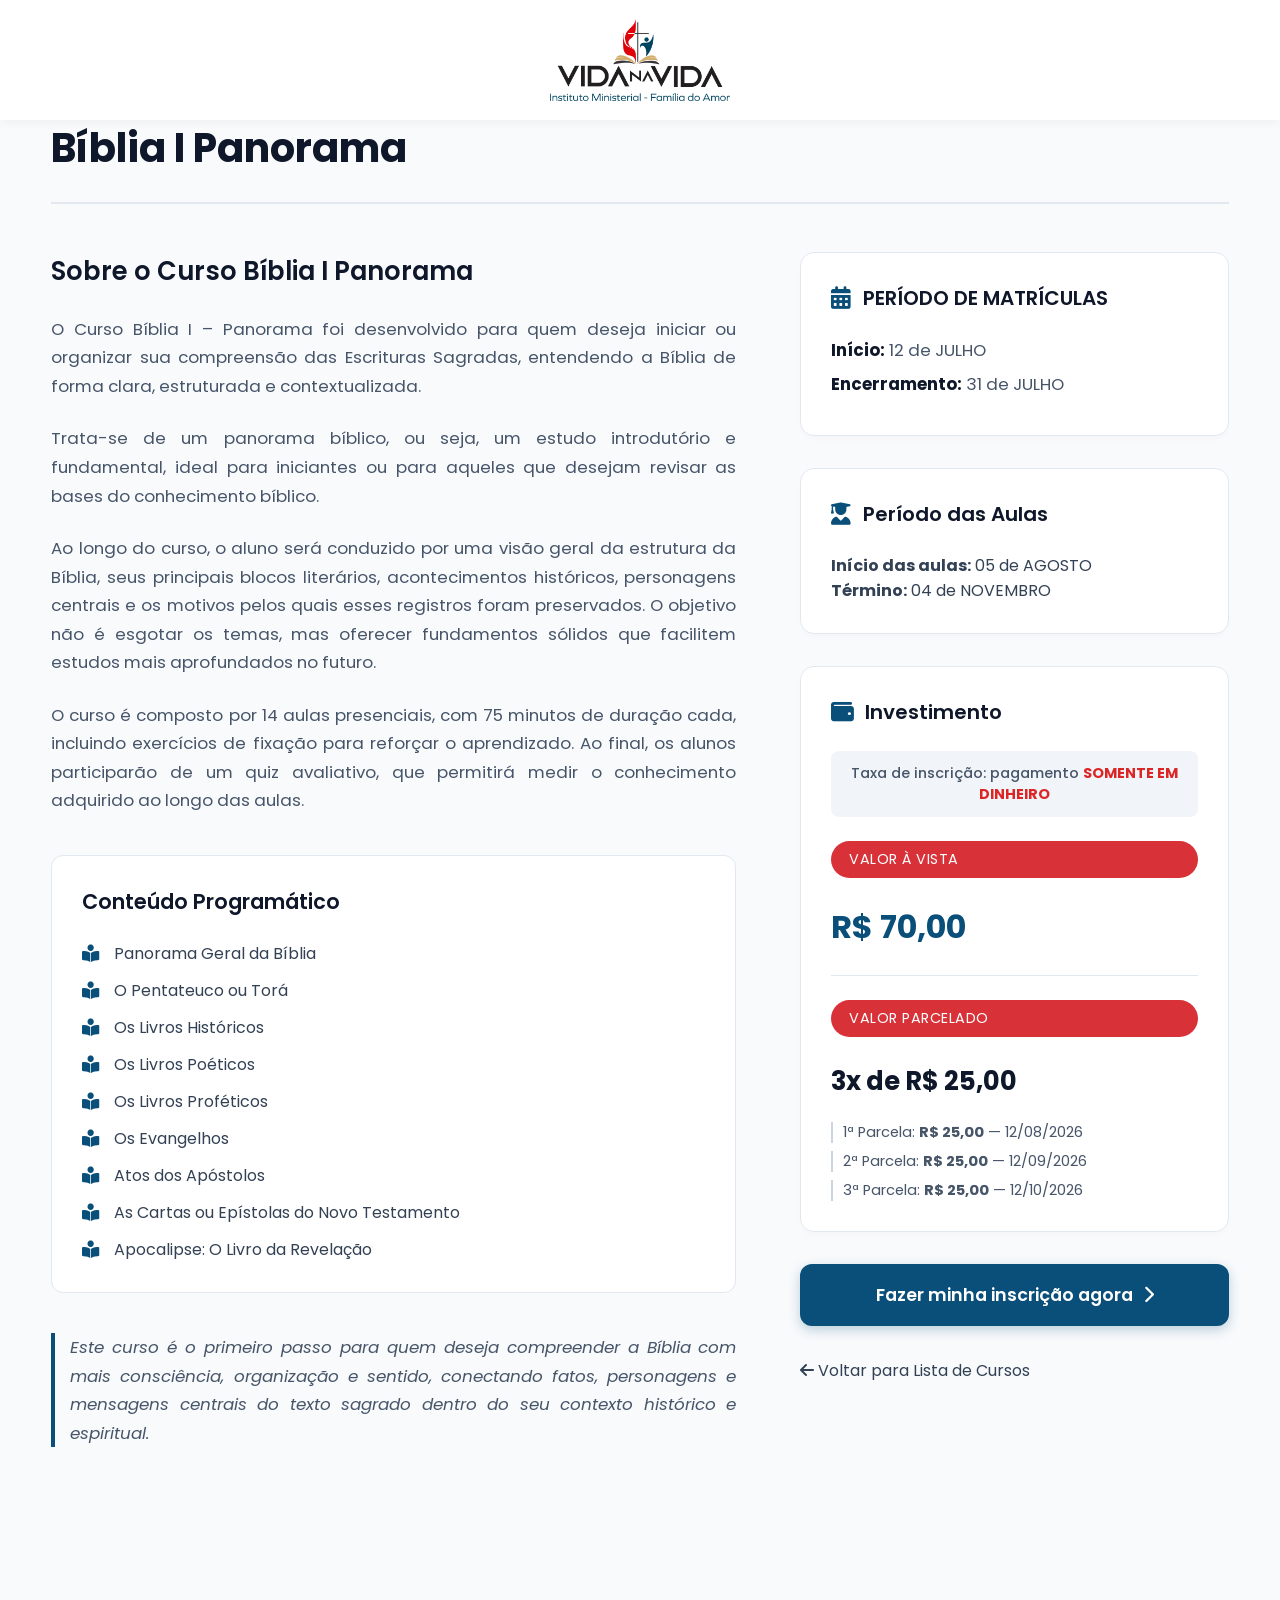
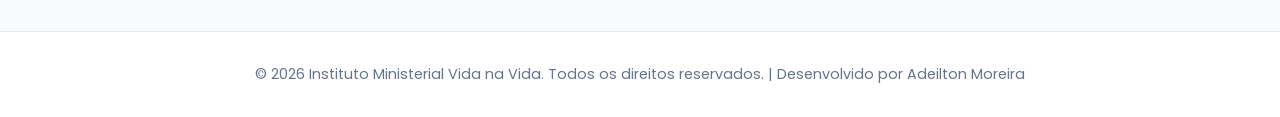
<file: cursos/biblia-1.html>
<!DOCTYPE html>
<html lang="pt-BR">
<head>
    <meta charset="UTF-8">
    <meta http-equiv="X-UA-Compatible" content="IE=edge">
    <meta name="viewport" content="width=device-width, initial-scale=1.0">
    <meta name="theme-color" content="#0A4F7A">

    <link rel="stylesheet" href="../assets/css/reset.css">
    <link rel="stylesheet" href="../assets/css/style.css">
    <link rel="stylesheet" href="../assets/css/responsive.css">
   
    <title>Bíblia I Panorama - Instituto Ministerial Vida na Vida</title>
    <meta name="description" content="Panorama Bíblico e fundamentos essenciais das Escrituras Sagradas.">

    <link rel="preconnect" href="https://fonts.googleapis.com">
    <link rel="preconnect" href="https://fonts.gstatic.com" crossorigin>
    <link href="https://fonts.googleapis.com/css2?family=Poppins:wght@300;400;500;600;700&display=swap" rel="stylesheet">
    <link rel="stylesheet" href="https://cdnjs.cloudflare.com/ajax/libs/font-awesome/6.4.0/css/all.min.css">
</head>
<body class="course-page-body">

<header class="header course-header">
    <div class="container header-container header-center">
        <a href="../index.html" class="logo">
            <img src="../assets/images/logo.png" alt="Instituto Ministerial Vida na Vida">
        </a>
    </div>
</header>

<main class="course-main-container container">
    
    <div class="navigation-back">
        <a href="../index.html#cursos" class="btn-back">
            <i class="fa-solid fa-arrow-left"></i> Voltar para lista de cursos
        </a>
    </div>

    <div class="course-title-section">
        <span class="course-badge">Módulo 1 • Formação Bíblica</span>
        <h1>Bíblia I Panorama</h1>
    </div>

    <div class="course-layout-grid">
        
        <section class="course-details">
            <h2>Sobre o Curso Bíblia I Panorama</h2>
            <p>O Curso Bíblia I – Panorama foi desenvolvido para quem deseja iniciar ou organizar sua compreensão das Escrituras Sagradas, entendendo a Bíblia de forma clara, estruturada e contextualizada.</p>
            <p>Trata-se de um panorama bíblico, ou seja, um estudo introdutório e fundamental, ideal para iniciantes ou para aqueles que desejam revisar as bases do conhecimento bíblico.</p>
            <p>Ao longo do curso, o aluno será conduzido por uma visão geral da estrutura da Bíblia, seus principais blocos literários, acontecimentos históricos, personagens centrais e os motivos pelos quais esses registros foram preservados. O objetivo não é esgotar os temas, mas oferecer fundamentos sólidos que facilitem estudos mais aprofundados no futuro.</p>
            <p>O curso é composto por 14 aulas presenciais, com 75 minutos de duração cada, incluindo exercícios de fixação para reforçar o aprendizado. Ao final, os alunos participarão de um quiz avaliativo, que permitirá medir o conhecimento adquirido ao longo das aulas.</p>
            
            <div class="programmatic-content">
                <h3>Conteúdo Programático</h3>
                <ul class="programmatic-list">
                    <li><i class="fa-solid fa-book-open-reader"></i> Panorama Geral da Bíblia</li>
                    <li><i class="fa-solid fa-book-open-reader"></i> O Pentateuco ou Torá</li>
                    <li><i class="fa-solid fa-book-open-reader"></i> Os Livros Históricos</li>
                    <li><i class="fa-solid fa-book-open-reader"></i> Os Livros Poéticos</li>
                    <li><i class="fa-solid fa-book-open-reader"></i> Os Livros Proféticos</li>
                    <li><i class="fa-solid fa-book-open-reader"></i> Os Evangelhos</li>
                    <li><i class="fa-solid fa-book-open-reader"></i> Atos dos Apóstolos</li>
                    <li><i class="fa-solid fa-book-open-reader"></i> As Cartas ou Epístolas do Novo Testamento</li>
                    <li><i class="fa-solid fa-book-open-reader"></i> Apocalipse: O Livro da Revelação</li>
                </ul>
            </div>
            
            <p class="course-footer-text">Este curso é o primeiro passo para quem deseja compreender a Bíblia com mais consciência, organização e sentido, conectando fatos, personagens e mensagens centrais do texto sagrado dentro do seu contexto histórico e espiritual.</p>
        </section>

        <aside class="course-sidebar">
            
             <div class="sidebar-card date-card">
                <div class="card-icon-header">
				<i class="fa-solid fa-calendar-days"></i>
                    <h3>PERÍODO DE MATRÍCULAS</h3>
                </div>
                <p><strong>Início:</strong> 12 de JULHO</p>
                <p><strong>Encerramento:</strong> 31 de JULHO</p>
            </div>




            <div class="sidebar-card price-card-box">
                <div class="card-icon-header">
                    <i class="fa-solid fa-user-graduate"></i>              
                    <h3>Período das Aulas</h3>
                </div>
                <p><strong>Início das aulas:</strong> 05 de AGOSTO</p>
                <p><strong>Término:</strong> 04 de NOVEMBRO</p>
            </div>

            <div class="sidebar-card price-card-box">
                <div class="card-icon-header">
                    <i class="fa-solid fa-wallet"></i>
                    <h3>Investimento</h3>
                </div>
                
                <div class="price-notice">
                    Taxa de inscrição: pagamento <span>SOMENTE EM DINHEIRO</span>
                </div>
                
                <div class="price-cash">
                    <span class="price-label">Valor à vista</span>
                    <span class="price-value">R$ 70,00</span>
                </div>
                
                <hr class="card-divider">
                
                <div class="price-installments">
                    <span class="price-label">Valor parcelado</span>
                    <span class="price-value-installment">3x de R$ 25,00</span>
                    
                    <ul class="installments-timeline">
                        <li><span>1ª Parcela:</span> <strong>R$ 25,00</strong> — 12/08/2026</li>
                        <li><span>2ª Parcela:</span> <strong>R$ 25,00</strong> — 12/09/2026</li>
                        <li><span>3ª Parcela:</span> <strong>R$ 25,00</strong> — 12/10/2026</li>
                    </ul>
                </div>
            </div>

			<!-- Botão de Inscrição Modificado -->
			<a href="https://docs.google.com/forms/d/e/1FAIpQLSd_f0dfZYqmmohY4c_TCkDsABEfDkhuLcn3NDXub26ATyf07g/closedform" id="btn-inscricao-biblia" onclick="verificarInscricao(event)" class="btn-enroll-now">
				Fazer minha inscrição agora <i class="fa-solid fa-chevron-right"></i>
			</a>

<!-- Estrutura do Modal Customizado de Alerta -->
			<div id="modal-alerta-inscricao" class="modal-alerta-wrapper" style="display: none;">
				<div class="modal-alerta-card">
					<div class="modal-alerta-header">
					<i id="modal-alerta-icone" class="fa-solid"></i>
						<h3 id="modal-alerta-titulo"></h3>
					</div>
        
			<div class="modal-alerta-body">
            <p id="modal-alerta-texto"></p>
            <p id="modal-alerta-agradecimento" class="modal-alerta-thanks"></p>
			</div>
        
					<div class="modal-alerta-footer">
					<button onclick="fecharModalAlerta()" class="btn-modal-alerta-close">Entendi</button>
					</div>
				</div>
			</div>
            
            <a href="../index.html#cursos" class="btn-return-sidebar">
                <i class="fa-solid fa-arrow-left"></i> Voltar para Lista de Cursos
            </a>

        </aside>

    </div>
</main>

<footer class="footer-course-page">
    <div class="container">
        <p>© 2026 Instituto Ministerial Vida na Vida. Todos os direitos reservados. | Desenvolvido por Adeilton Moreira</p>
    </div>
</footer>

<!-- <script>
function verificarInscricao(event) {
    // Definição dos marcos temporais (Julho é o mês 6 no JS)
    const dataInicio = new Date(2026, 6, 12, 0, 0, 0);  // 12 de Julho de 2026
    const dataFim    = new Date(2026, 7, 4, 23, 59, 59); // 31 de Julho de 2026
    const dataAtual  = new Date();

    const modal = document.getElementById("modal-alerta-inscricao");
    const icone = document.getElementById("modal-alerta-icone");
    const titulo = document.getElementById("modal-alerta-titulo");
    const texto = document.getElementById("modal-alerta-texto");
    const agradecimento = document.getElementById("modal-alerta-agradecimento");

    if (dataAtual < dataInicio) {
        event.preventDefault(); // Impede abertura do formulário
        
        // Configura o conteúdo para antes do período
        icone.className = "fa-solid fa-calendar-clock";
        titulo.innerText = "Inscrições Brevemente";
        texto.innerHTML = "Esta opção ficará disponível entre os dias <strong>12 de Julho e 31 de Julho de 2026</strong>.<br><br>Anote esse período em sua agenda e venha realizar sua inscrição!";
        agradecimento.innerText = "Agradecemos imensamente pelo seu interesse em nosso instituto.";
        
        modal.style.display = "flex";
    } 
    else if (dataAtual > dataFim) {
        event.preventDefault(); // Impede abertura do formulário
        
        // Configura o conteúdo para após o período
        icone.className = "fa-solid fa-calendar-xmark";
        titulo.innerText = "Período Encerrado";
        texto.innerHTML = "O período de inscrições para este módulo se encerrou no dia 04 de Agosto de 2026.";
        agradecimento.innerText = "Agradecemos pelo seu interesse. Que Deus abençoe a sua vida.";
        
        modal.style.display = "flex";
    }
    // Se estiver no período correto, o script não interfere e abre o link normalmente
}

function fecharModalAlerta() {
    document.getElementById("modal-alerta-inscricao").style.display = "none";
}
</script> -->

</body>
</html>
</file>
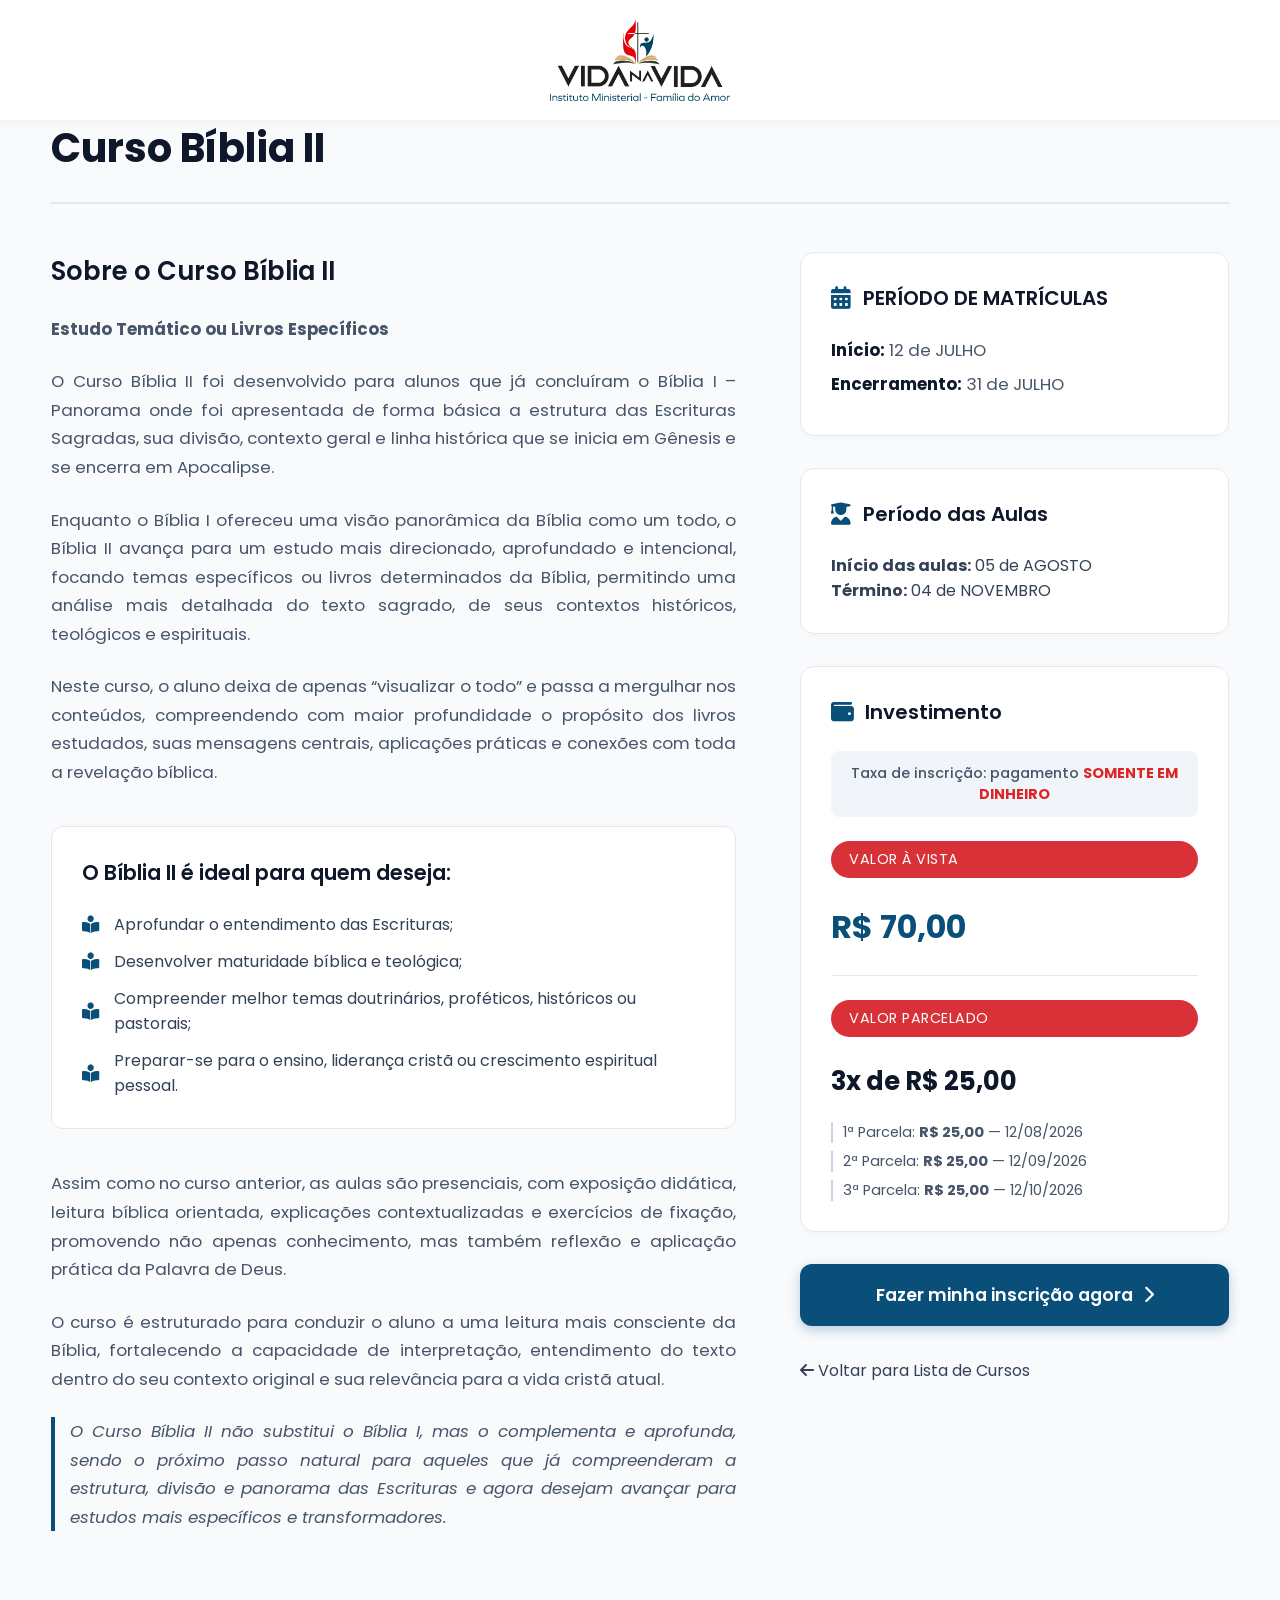
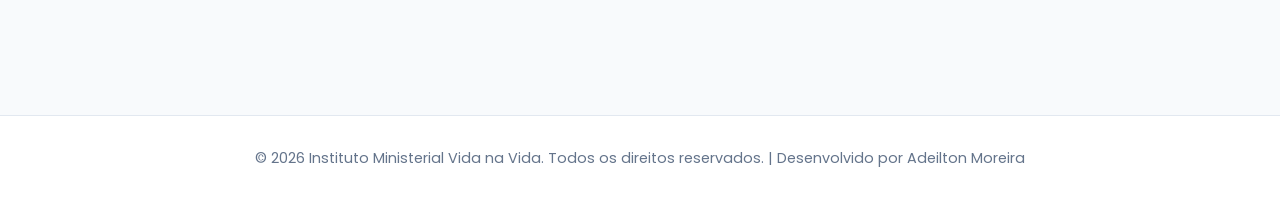
<file: cursos/biblia-2.html>
<!DOCTYPE html>
<html lang="pt-BR">
<head>
    <meta charset="UTF-8">
    <meta http-equiv="X-UA-Compatible" content="IE=edge">
    <meta name="viewport" content="width=device-width, initial-scale=1.0">
    <meta name="theme-color" content="#0A4F7A">

    <link rel="stylesheet" href="../assets/css/reset.css">
    <link rel="stylesheet" href="../assets/css/style.css">
    <link rel="stylesheet" href="../assets/css/responsive.css">
   
    <title>Curso Bíblia II - Instituto Ministerial Vida na Vida</title>
    <meta name="description" content="Estudo Temático ou Livros Específicos: aprofundamento bíblico e maturidade teológica.">

    <link rel="preconnect" href="https://fonts.googleapis.com">
    <link rel="preconnect" href="https://fonts.gstatic.com" crossorigin>
    <link href="https://fonts.googleapis.com/css2?family=Poppins:wght@300;400;500;600;700&display=swap" rel="stylesheet">
    <link rel="stylesheet" href="https://cdnjs.cloudflare.com/ajax/libs/font-awesome/6.4.0/css/all.min.css">
</head>
<body class="course-page-body">

<header class="header course-header">
    <div class="container header-container header-center">
        <a href="../index.html" class="logo">
            <img src="../assets/images/logo.png" alt="Instituto Ministerial Vida na Vida">
        </a>
    </div>
</header>

<main class="course-main-container container">
    
    <div class="navigation-back">
        <a href="../index.html#cursos" class="btn-back">
            <i class="fa-solid fa-arrow-left"></i> Voltar para lista de cursos
        </a>
    </div>

    <div class="course-title-section">
        <span class="course-badge">Módulo Bíblico • Estudo Avançado</span>
        <h1>Curso Bíblia II</h1>
    </div>

    <div class="course-layout-grid">
        
        <section class="course-details">
            <h2>Sobre o Curso Bíblia II</h2>
            <p><strong>Estudo Temático ou Livros Específicos</strong></p>
            
            <p>O Curso Bíblia II foi desenvolvido para alunos que já concluíram o Bíblia I – Panorama onde foi apresentada de forma básica a estrutura das Escrituras Sagradas, sua divisão, contexto geral e linha histórica que se inicia em Gênesis e se encerra em Apocalipse.</p>
            <p>Enquanto o Bíblia I ofereceu uma visão panorâmica da Bíblia como um todo, o Bíblia II avança para um estudo mais direcionado, aprofundado e intencional, focando temas específicos ou livros determinados da Bíblia, permitindo uma análise mais detalhada do texto sagrado, de seus contextos históricos, teológicos e espirituais.</p>
            <p>Neste curso, o aluno deixa de apenas “visualizar o todo” e passa a mergulhar nos conteúdos, compreendendo com maior profundidade o propósito dos livros estudados, suas mensagens centrais, aplicações práticas e conexões com toda a revelação bíblica.</p>
            
            <div class="programmatic-content">
                <h3>O Bíblia II é ideal para quem deseja:</h3>
                <ul class="programmatic-list">
                    <li><i class="fa-solid fa-book-open-reader"></i> Aprofundar o entendimento das Escrituras;</li>
                    <li><i class="fa-solid fa-book-open-reader"></i> Desenvolver maturidade bíblica e teológica;</li>
                    <li><i class="fa-solid fa-book-open-reader"></i> Compreender melhor temas doutrinários, proféticos, históricos ou pastorais;</li>
                    <li><i class="fa-solid fa-book-open-reader"></i> Preparar-se para o ensino, liderança cristã ou crescimento espiritual pessoal.</li>
                </ul>
            </div>

            <p>Assim como no curso anterior, as aulas são presenciais, com exposição didática, leitura bíblica orientada, explicações contextualizadas e exercícios de fixação, promovendo não apenas conhecimento, mas também reflexão e aplicação prática da Palavra de Deus.</p>
            <p>O curso é estruturado para conduzir o aluno a uma leitura mais consciente da Bíblia, fortalecendo a capacidade de interpretação, entendimento do texto dentro do seu contexto original e sua relevância para a vida cristã atual.</p>
            
            <p class="course-footer-text">O Curso Bíblia II não substitui o Bíblia I, mas o complementa e aprofunda, sendo o próximo passo natural para aqueles que já compreenderam a estrutura, divisão e panorama das Escrituras e agora desejam avançar para estudos mais específicos e transformadores.</p>
        </section>

        <aside class="course-sidebar">
            
             <div class="sidebar-card date-card">
                <div class="card-icon-header">
                    <i class="fa-solid fa-calendar-days"></i>
                    <h3>PERÍODO DE MATRÍCULAS</h3>
                </div>
                <p><strong>Início:</strong> 12 de JULHO</p>
                <p><strong>Encerramento:</strong> 31 de JULHO</p>
            </div>

            <div class="sidebar-card price-card-box">
                <div class="card-icon-header">
                    <i class="fa-solid fa-user-graduate"></i>              
                    <h3>Período das Aulas</h3>
                </div>
                <p><strong>Início das aulas:</strong> 05 de AGOSTO</p>
                <p><strong>Término:</strong> 04 de NOVEMBRO</p>
            </div>

            <div class="sidebar-card price-card-box">
                <div class="card-icon-header">
                    <i class="fa-solid fa-wallet"></i>
                    <h3>Investimento</h3>
                </div>
                
                <div class="price-notice">
                    Taxa de inscrição: pagamento <span>SOMENTE EM DINHEIRO</span>
                </div>
                
                <div class="price-cash">
                    <span class="price-label">Valor à vista</span>
                    <span class="price-value">R$ 70,00</span>
                </div>
                
                <hr class="card-divider">
                
                <div class="price-installments">
                    <span class="price-label">Valor parcelado</span>
                    <span class="price-value-installment">3x de R$ 25,00</span>
                    
                    <ul class="installments-timeline">
                        <li><span>1ª Parcela:</span> <strong>R$ 25,00</strong> — 12/08/2026</li>
                        <li><span>2ª Parcela:</span> <strong>R$ 25,00</strong> — 12/09/2026</li>
                        <li><span>3ª Parcela:</span> <strong>R$ 25,00</strong> — 12/10/2026</li>
                    </ul>
                </div>
            </div>

            <!-- Botão de Inscrição Modificado -->
<a href="https://docs.google.com/forms/d/e/1FAIpQLScblj9xUb1Pti-6OzaP4djeE4y7f_VPlxO0fLJs_pweNeL99w/closedform" id="btn-inscricao-biblia" onclick="verificarInscricao(event)" class="btn-enroll-now">
    Fazer minha inscrição agora <i class="fa-solid fa-chevron-right"></i>
</a>

<!-- Estrutura do Modal Customizado de Alerta -->
<div id="modal-alerta-inscricao" class="modal-alerta-wrapper" style="display: none;">
    <div class="modal-alerta-card">
        <div class="modal-alerta-header">
            <i id="modal-alerta-icone" class="fa-solid"></i>
            <h3 id="modal-alerta-titulo"></h3>
        </div>
        
        <div class="modal-alerta-body">
            <p id="modal-alerta-texto"></p>
            <p id="modal-alerta-agradecimento" class="modal-alerta-thanks"></p>
        </div>
        
        <div class="modal-alerta-footer">
            <button onclick="fecharModalAlerta()" class="btn-modal-alerta-close">Entendi</button>
        </div>
    </div>
</div>
            
            <a href="../index.html#cursos" class="btn-return-sidebar">
                <i class="fa-solid fa-arrow-left"></i> Voltar para Lista de Cursos
            </a>

        </aside>

    </div>
</main>

<footer class="footer-course-page">
    <div class="container">
        <p>© 2026 Instituto Ministerial Vida na Vida. Todos os direitos reservados. | Desenvolvido por Adeilton Moreira</p>
    </div>
</footer>

 <!-- <script>
function verificarInscricao(event) {
    // Definição dos marcos temporais (Julho é o mês 6 no JS)
    const dataInicio = new Date(2026, 6, 12, 0, 0, 0);  // 12 de Julho de 2026
    const dataFim    = new Date(2026, 7, 4, 23, 59, 59); // 4 de Agosto de 2026
    const dataAtual  = new Date();

    const modal = document.getElementById("modal-alerta-inscricao");
    const icone = document.getElementById("modal-alerta-icone");
    const titulo = document.getElementById("modal-alerta-titulo");
    const texto = document.getElementById("modal-alerta-texto");
    const agradecimento = document.getElementById("modal-alerta-agradecimento");

    if (dataAtual < dataInicio) {
        event.preventDefault(); // Impede abertura do formulário
        
        // Configura o conteúdo para antes do período
        icone.className = "fa-solid fa-calendar-clock";
        titulo.innerText = "Inscrições Brevemente";
        texto.innerHTML = "Esta opção ficará disponível entre os dias <strong>12 de Julho e 31 de Julho de 2026</strong>.<br><br>Anote esse período em sua agenda e venha realizar sua inscrição!";
        agradecimento.innerText = "Agradecemos imensamente pelo seu interesse em nosso instituto.";
        
        modal.style.display = "flex";
    } 
    else if (dataAtual > dataFim) {
        event.preventDefault(); // Impede abertura do formulário
        
        // Configura o conteúdo para após o período
        icone.className = "fa-solid fa-calendar-xmark";
        titulo.innerText = "Período Encerrado";
        texto.innerHTML = "O período de inscrições para este módulo se encerrou no dia 04 de Agosto de 2026.";
        agradecimento.innerText = "Agradecemos pelo seu interesse. Que Deus abençoe a sua vida.";
        
        modal.style.display = "flex";
    }
    // Se estiver no período correto, o script não interfere e abre o link normalmente
}

function fecharModalAlerta() {
    document.getElementById("modal-alerta-inscricao").style.display = "none";
}
</script> -->

</body>
</html>
</file>
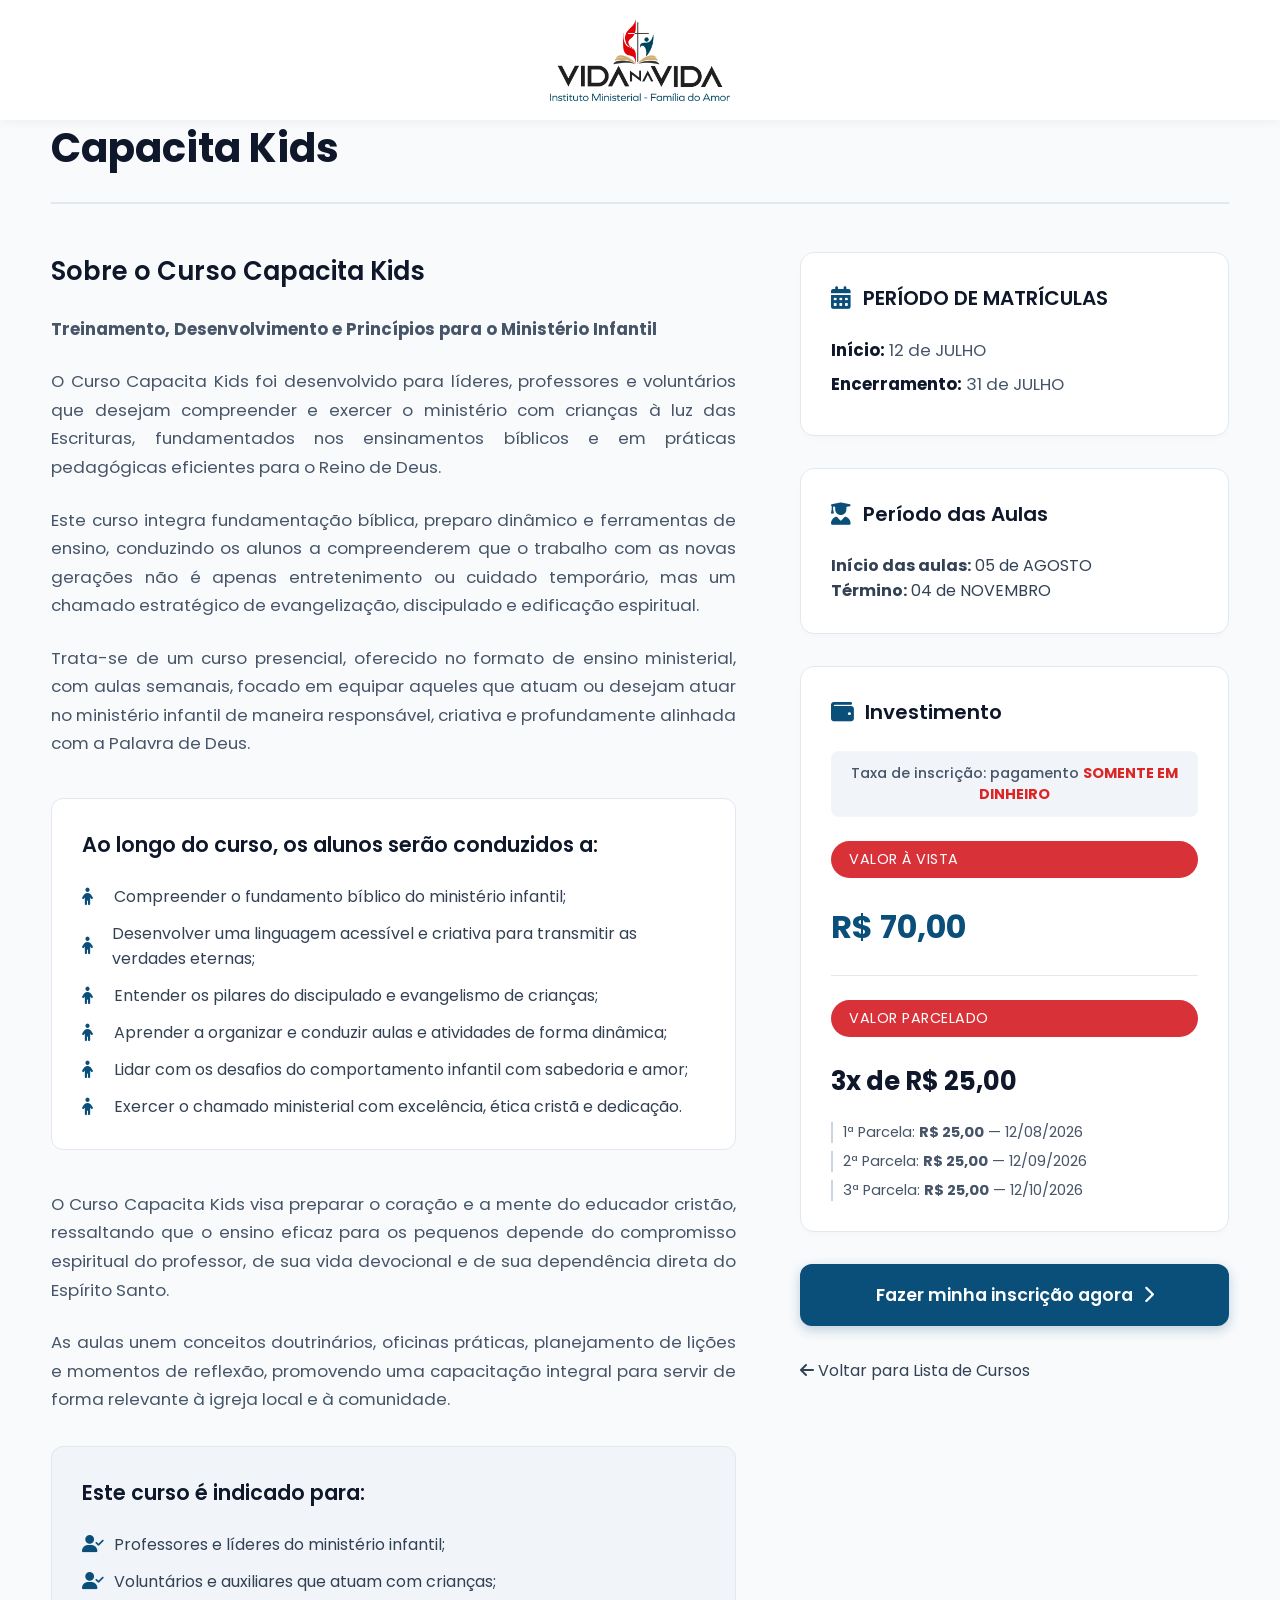
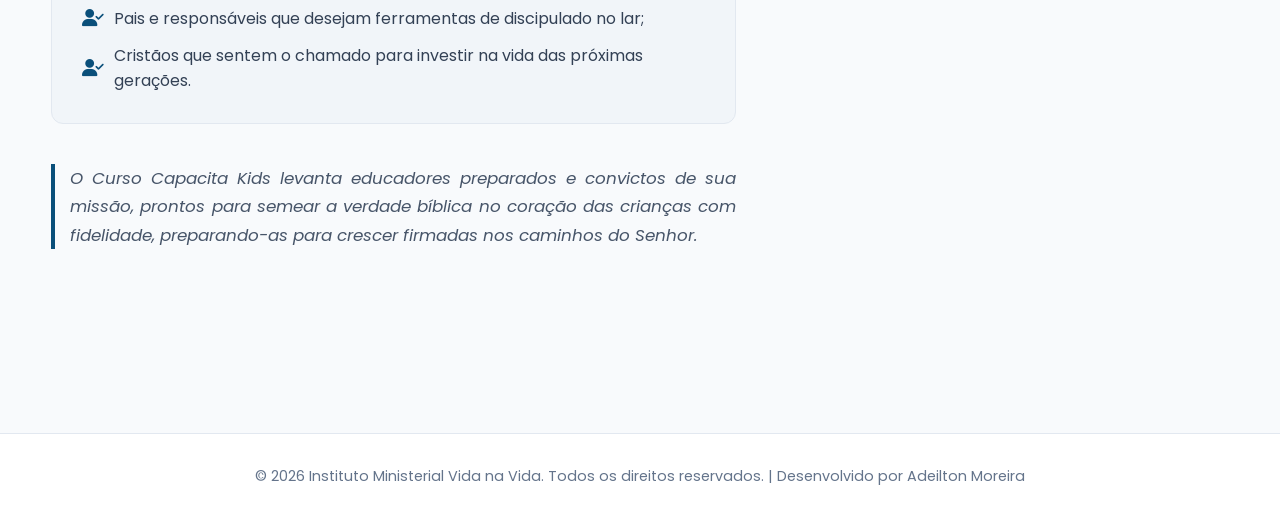
<file: cursos/capacita-kids.html>
<!DOCTYPE html>
<html lang="pt-BR">
<head>
    <meta charset="UTF-8">
    <meta http-equiv="X-UA-Compatible" content="IE=edge">
    <meta name="viewport" content="width=device-width, initial-scale=1.0">
    <meta name="theme-color" content="#0A4F7A">

    <link rel="stylesheet" href="../assets/css/reset.css">
    <link rel="stylesheet" href="../assets/css/style.css">
    <link rel="stylesheet" href="../assets/css/responsive.css">
   
    <title>Capacita Kids - Instituto Ministerial Vida na Vida</title>
    <meta name="description" content="Treinamento, fundamentação e capacitação para o ministério infanto-juvenil.">

    <link rel="preconnect" href="https://fonts.googleapis.com">
    <link rel="preconnect" href="https://fonts.gstatic.com" crossorigin>
    <link href="https://fonts.googleapis.com/css2?family=Poppins:wght@300;400;500;600;700&display=swap" rel="stylesheet">
    <link rel="stylesheet" href="https://cdnjs.cloudflare.com/ajax/libs/font-awesome/6.4.0/css/all.min.css">
</head>
<body class="course-page-body">

<header class="header course-header">
    <div class="container header-container header-center">
        <a href="../index.html" class="logo">
            <img src="../assets/images/logo.png" alt="Instituto Ministerial Vida na Vida">
        </a>
    </div>
</header>

<main class="course-main-container container">
    
    <div class="navigation-back">
        <a href="../index.html#cursos" class="btn-back">
            <i class="fa-solid fa-arrow-left"></i> Voltar para lista de cursos
        </a>
    </div>

    <div class="course-title-section">
        <span class="course-badge">Módulo Kids • Ministério Infantil</span>
        <h1>Capacita Kids</h1>
    </div>

    <div class="course-layout-grid">
        
        <section class="course-details">
            <h2>Sobre o Curso Capacita Kids</h2>
            <p><strong>Treinamento, Desenvolvimento e Princípios para o Ministério Infantil</strong></p>
            
            <p>O Curso Capacita Kids foi desenvolvido para líderes, professores e voluntários que desejam compreender e exercer o ministério com crianças à luz das Escrituras, fundamentados nos ensinamentos bíblicos e em práticas pedagógicas eficientes para o Reino de Deus.</p>
            <p>Este curso integra fundamentação bíblica, preparo dinâmico e ferramentas de ensino, conduzindo os alunos a compreenderem que o trabalho com as novas gerações não é apenas entretenimento ou cuidado temporário, mas um chamado estratégico de evangelização, discipulado e edificação espiritual.</p>
            <p>Trata-se de um curso presencial, oferecido no formato de ensino ministerial, com aulas semanais, focado em equipar aqueles que atuam ou desejam atuar no ministério infantil de maneira responsável, criativa e profundamente alinhada com a Palavra de Deus.</p>
            
            <div class="programmatic-content">
                <h3>Ao longo do curso, os alunos serão conduzidos a:</h3>
                <ul class="programmatic-list">
                    <li><i class="fa-solid fa-child"></i> Compreender o fundamento bíblico do ministério infantil;</li>
                    <li><i class="fa-solid fa-child"></i> Desenvolver uma linguagem acessível e criativa para transmitir as verdades eternas;</li>
                    <li><i class="fa-solid fa-child"></i> Entender os pilares do discipulado e evangelismo de crianças;</li>
                    <li><i class="fa-solid fa-child"></i> Aprender a organizar e conduzir aulas e atividades de forma dinâmica;</li>
                    <li><i class="fa-solid fa-child"></i> Lidar com os desafios do comportamento infantil com sabedoria e amor;</li>
                    <li><i class="fa-solid fa-child"></i> Exercer o chamado ministerial com excelência, ética cristã e dedicação.</li>
                </ul>
            </div>

            <p>O Curso Capacita Kids visa preparar o coração e a mente do educador cristão, ressaltando que o ensino eficaz para os pequenos depende do compromisso espiritual do professor, de sua vida devocional e de sua dependência direta do Espírito Santo.</p>
            <p>As aulas unem conceitos doutrinários, oficinas práticas, planejamento de lições e momentos de reflexão, promovendo uma capacitação integral para servir de forma relevante à igreja local e à comunidade.</p>

            <div class="programmatic-content" style="background-color: #f1f5f9; margin-top: 2rem;">
                <h3>Este curso é indicado para:</h3>
                <ul class="programmatic-list">
                    <li><i class="fa-solid fa-user-check"></i> Professores e líderes do ministério infantil;</li>
                    <li><i class="fa-solid fa-user-check"></i> Voluntários e auxiliares que atuam com crianças;</li>
                    <li><i class="fa-solid fa-user-check"></i> Pais e responsáveis que desejam ferramentas de discipulado no lar;</li>
                    <li><i class="fa-solid fa-user-check"></i> Cristãos que sentem o chamado para investir na vida das próximas gerações.</li>
                </ul>
            </div>
            
            <p class="course-footer-text">O Curso Capacita Kids levanta educadores preparados e convictos de sua missão, prontos para semear a verdade bíblica no coração das crianças com fidelidade, preparando-as para crescer firmadas nos caminhos do Senhor.</p>
        </section>

        <aside class="course-sidebar">
            
             <div class="sidebar-card date-card">
                <div class="card-icon-header">
                    <i class="fa-solid fa-calendar-days"></i>
                    <h3>PERÍODO DE MATRÍCULAS</h3>
                </div>
                <p><strong>Início:</strong> 12 de JULHO</p>
                <p><strong>Encerramento:</strong> 31 de JULHO</p>
            </div>

            <div class="sidebar-card price-card-box">
                <div class="card-icon-header">
                    <i class="fa-solid fa-user-graduate"></i>              
                    <h3>Período das Aulas</h3>
                </div>
                <p><strong>Início das aulas:</strong> 05 de AGOSTO</p>
                <p><strong>Término:</strong> 04 de NOVEMBRO</p>
            </div>

            <div class="sidebar-card price-card-box">
                <div class="card-icon-header">
                    <i class="fa-solid fa-wallet"></i>
                    <h3>Investimento</h3>
                </div>
                
                <div class="price-notice">
                    Taxa de inscrição: pagamento <span>SOMENTE EM DINHEIRO</span>
                </div>
                
                <div class="price-cash">
                    <span class="price-label">Valor à vista</span>
                    <span class="price-value">R$ 70,00</span>
                </div>
                
                <hr class="card-divider">
                
                <div class="price-installments">
                    <span class="price-label">Valor parcelado</span>
                    <span class="price-value-installment">3x de R$ 25,00</span>
                    
                    <ul class="installments-timeline">
                        <li><span>1ª Parcela:</span> <strong>R$ 25,00</strong> — 12/08/2026</li>
                        <li><span>2ª Parcela:</span> <strong>R$ 25,00</strong> — 12/09/2026</li>
                        <li><span>3ª Parcela:</span> <strong>R$ 25,00</strong> — 12/10/2026</li>
                    </ul>
                </div>
            </div>

            <!-- Botão de Inscrição Modificado -->
<a href="https://docs.google.com/forms/d/e/1FAIpQLSeSE1Xa19w-hTCU4IEY2saFfZMcOC15hyiZVohPRrKRiKni0w/closedform" id="btn-inscricao-biblia" onclick="verificarInscricao(event)" class="btn-enroll-now">
    Fazer minha inscrição agora <i class="fa-solid fa-chevron-right"></i>
</a>

<!-- Estrutura do Modal Customizado de Alerta -->
<div id="modal-alerta-inscricao" class="modal-alerta-wrapper" style="display: none;">
    <div class="modal-alerta-card">
        <div class="modal-alerta-header">
            <i id="modal-alerta-icone" class="fa-solid"></i>
            <h3 id="modal-alerta-titulo"></h3>
        </div>
        
        <div class="modal-alerta-body">
            <p id="modal-alerta-texto"></p>
            <p id="modal-alerta-agradecimento" class="modal-alerta-thanks"></p>
        </div>
        
        <div class="modal-alerta-footer">
            <button onclick="fecharModalAlerta()" class="btn-modal-alerta-close">Entendi</button>
        </div>
    </div>
</div>
            
            <a href="../index.html#cursos" class="btn-return-sidebar">
                <i class="fa-solid fa-arrow-left"></i> Voltar para Lista de Cursos
            </a>

        </aside>

    </div>
</main>

<footer class="footer-course-page">
    <div class="container">
        <p>© 2026 Instituto Ministerial Vida na Vida. Todos os direitos reservados. | Desenvolvido por Adeilton Moreira</p>
    </div>
</footer>

<!-- <script>
function verificarInscricao(event) {
    // Definição dos marcos temporais (Julho é o mês 6 no JS)
    const dataInicio = new Date(2026, 6, 12, 0, 0, 0);  // 12 de Julho de 2026
    const dataFim    = new Date(2026, 7, 4, 23, 59, 59); // 4 de Agosto de 2026
    const dataAtual  = new Date();

    const modal = document.getElementById("modal-alerta-inscricao");
    const icone = document.getElementById("modal-alerta-icone");
    const titulo = document.getElementById("modal-alerta-titulo");
    const texto = document.getElementById("modal-alerta-texto");
    const agradecimento = document.getElementById("modal-alerta-agradecimento");

    if (dataAtual < dataInicio) {
        event.preventDefault(); // Impede abertura do formulário
        
        // Configura o conteúdo para antes do período
        icone.className = "fa-solid fa-calendar-clock";
        titulo.innerText = "Inscrições Brevemente";
        texto.innerHTML = "Esta opção ficará disponível entre os dias <strong>12 de Julho e 31 de Julho de 2026</strong>.<br><br>Anote esse período em sua agenda e venha realizar sua inscrição!";
        agradecimento.innerText = "Agradecemos imensamente pelo seu interesse em nosso instituto.";
        
        modal.style.display = "flex";
    } 
    else if (dataAtual > dataFim) {
        event.preventDefault(); // Impede abertura do formulário
        
        // Configura o conteúdo para após o período
        icone.className = "fa-solid fa-calendar-xmark";
        titulo.innerText = "Período Encerrado";
        texto.innerHTML = "O período de inscrições para este módulo se encerrou no dia 04 de Agosto de 2026.";
        agradecimento.innerText = "Agradecemos pelo seu interesse. Que Deus abençoe a sua vida.";
        
        modal.style.display = "flex";
    }
    // Se estiver no período correto, o script não interfere e abre o link normalmente
}

function fecharModalAlerta() {
    document.getElementById("modal-alerta-inscricao").style.display = "none";
}
</script> -->

</body>
</html>
</file>
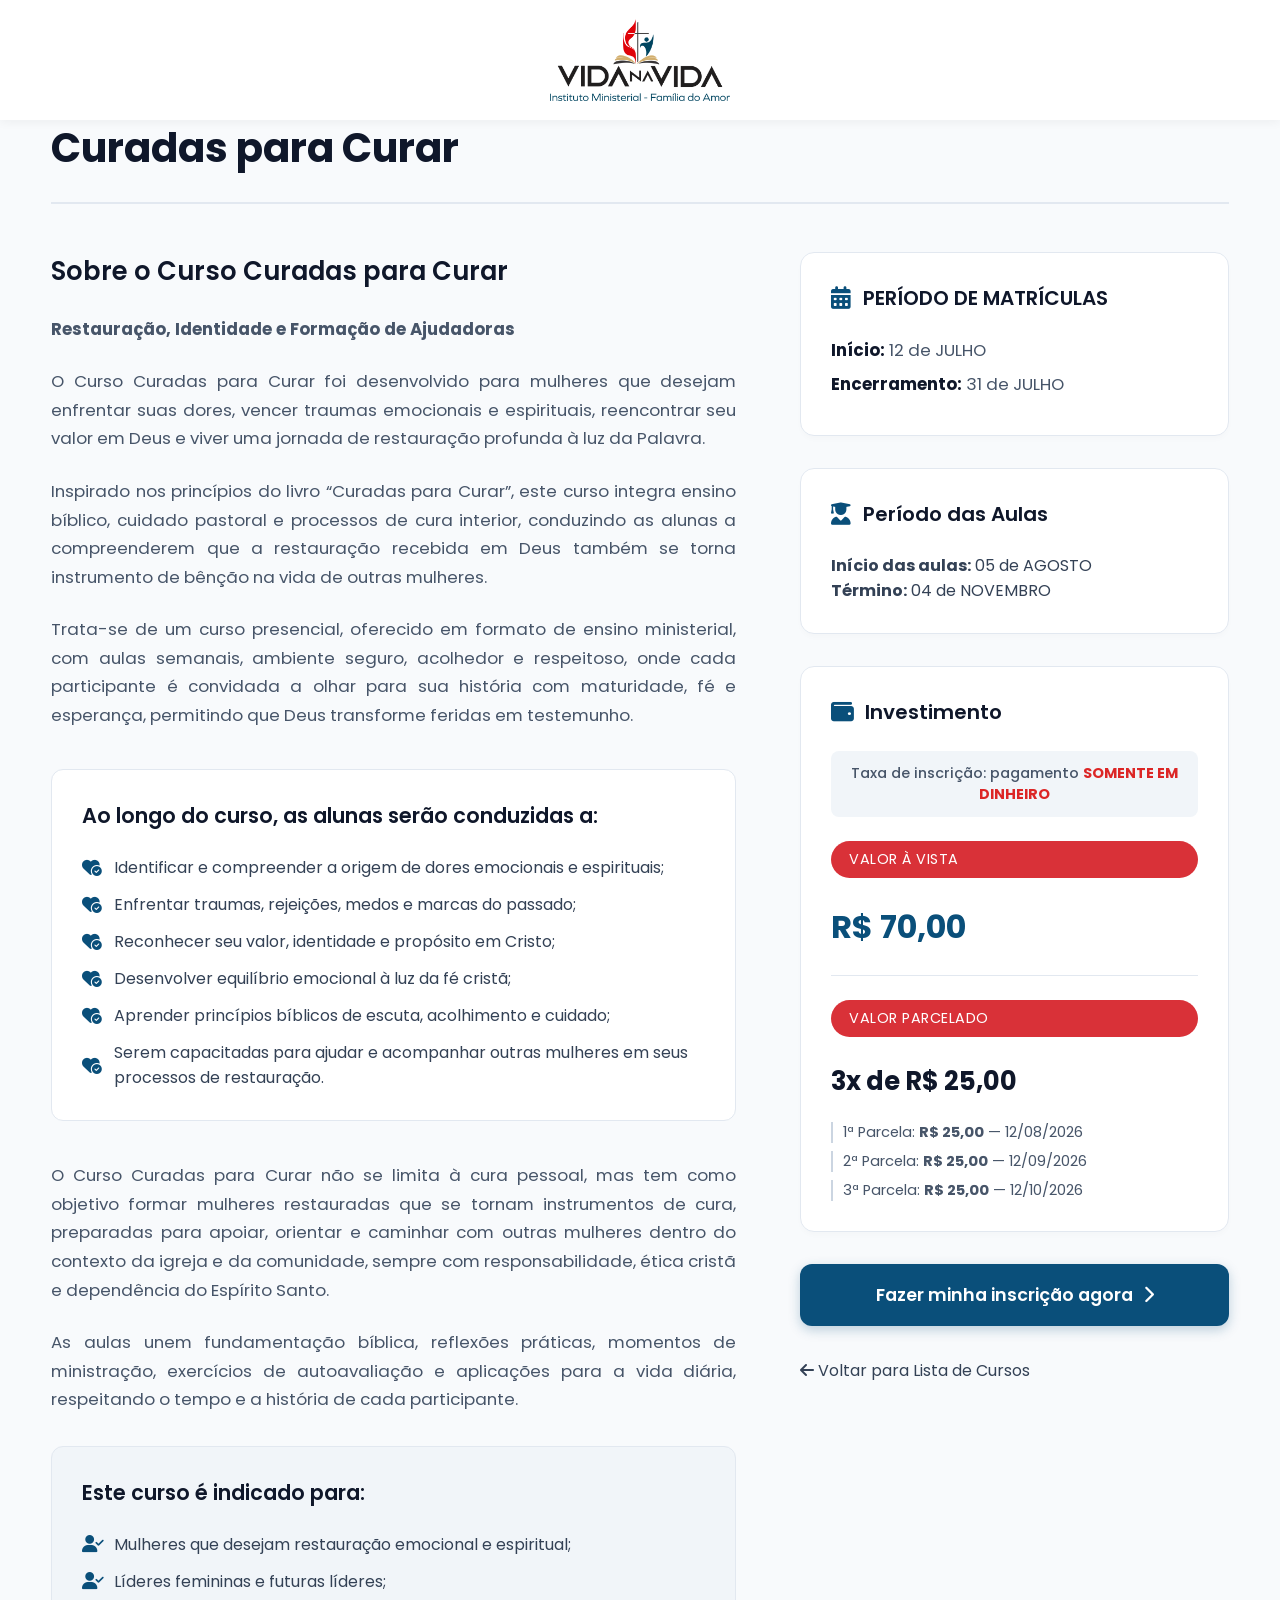
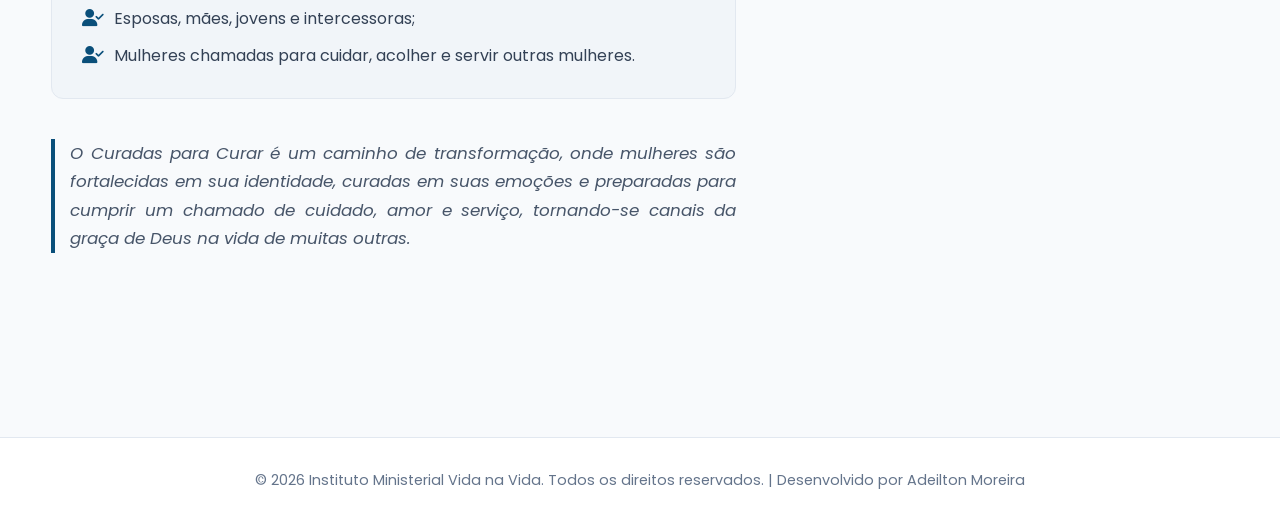
<file: cursos/curada-para-curar.html>
<!DOCTYPE html>
<html lang="pt-BR">
<head>
    <meta charset="UTF-8">
    <meta http-equiv="X-UA-Compatible" content="IE=edge">
    <meta name="viewport" content="width=device-width, initial-scale=1.0">
    <meta name="theme-color" content="#0A4F7A">

    <link rel="stylesheet" href="../assets/css/reset.css">
    <link rel="stylesheet" href="../assets/css/style.css">
    <link rel="stylesheet" href="../assets/css/responsive.css">
   
    <title>Curadas para Curar - Instituto Ministerial Vida na Vida</title>
    <meta name="description" content="Restauração, Identidade e Formação de Ajudadoras à luz da Palavra de Deus.">

    <link rel="preconnect" href="https://fonts.googleapis.com">
    <link rel="preconnect" href="https://fonts.gstatic.com" crossorigin>
    <link href="https://fonts.googleapis.com/css2?family=Poppins:wght@300;400;500;600;700&display=swap" rel="stylesheet">
    <link rel="stylesheet" href="https://cdnjs.cloudflare.com/ajax/libs/font-awesome/6.4.0/css/all.min.css">
</head>
<body class="course-page-body">

<header class="header course-header">
    <div class="container header-container header-center">
        <a href="../index.html" class="logo">
            <img src="../assets/images/logo.png" alt="Instituto Ministerial Vida na Vida">
        </a>
    </div>
</header>

<main class="course-main-container container">
    
    <div class="navigation-back">
        <a href="../index.html#cursos" class="btn-back">
            <i class="fa-solid fa-arrow-left"></i> Voltar para lista de cursos
        </a>
    </div>

    <div class="course-title-section">
        <span class="course-badge">Módulo Mulheres • Ministério Feminino</span>
        <h1>Curadas para Curar</h1>
    </div>

    <div class="course-layout-grid">
        
        <section class="course-details">
            <h2>Sobre o Curso Curadas para Curar</h2>
            <p><strong>Restauração, Identidade e Formação de Ajudadoras</strong></p>
            
            <p>O Curso Curadas para Curar foi desenvolvido para mulheres que desejam enfrentar suas dores, vencer traumas emocionais e espirituais, reencontrar seu valor em Deus e viver uma jornada de restauração profunda à luz da Palavra.</p>
            <p>Inspirado nos princípios do livro “Curadas para Curar”, este curso integra ensino bíblico, cuidado pastoral e processos de cura interior, conduzindo as alunas a compreenderem que a restauração recebida em Deus também se torna instrumento de bênção na vida de outras mulheres.</p>
            <p>Trata-se de um curso presencial, oferecido em formato de ensino ministerial, com aulas semanais, ambiente seguro, acolhedor e respeitoso, onde cada participante é convidada a olhar para sua história com maturidade, fé e esperança, permitindo que Deus transforme feridas em testemunho.</p>
            
            <div class="programmatic-content">
                <h3>Ao longo do curso, as alunas serão conduzidas a:</h3>
                <ul class="programmatic-list">
                    <li><i class="fa-solid fa-heart-circle-check"></i> Identificar e compreender a origem de dores emocionais e espirituais;</li>
                    <li><i class="fa-solid fa-heart-circle-check"></i> Enfrentar traumas, rejeições, medos e marcas do passado;</li>
                    <li><i class="fa-solid fa-heart-circle-check"></i> Reconhecer seu valor, identidade e propósito em Cristo;</li>
                    <li><i class="fa-solid fa-heart-circle-check"></i> Desenvolver equilíbrio emocional à luz da fé cristã;</li>
                    <li><i class="fa-solid fa-heart-circle-check"></i> Aprender princípios bíblicos de escuta, acolhimento e cuidado;</li>
                    <li><i class="fa-solid fa-heart-circle-check"></i> Serem capacitadas para ajudar e acompanhar outras mulheres em seus processos de restauração.</li>
                </ul>
            </div>

            <p>O Curso Curadas para Curar não se limita à cura pessoal, mas tem como objetivo formar mulheres restauradas que se tornam instrumentos de cura, preparadas para apoiar, orientar e caminhar com outras mulheres dentro do contexto da igreja e da comunidade, sempre com responsabilidade, ética cristã e dependência do Espírito Santo.</p>
            <p>As aulas unem fundamentação bíblica, reflexões práticas, momentos de ministração, exercícios de autoavaliação e aplicações para a vida diária, respeitando o tempo e a história de cada participante.</p>

            <div class="programmatic-content" style="background-color: #f1f5f9; margin-top: 2rem;">
                <h3>Este curso é indicado para:</h3>
                <ul class="programmatic-list">
                    <li><i class="fa-solid fa-user-check"></i> Mulheres que desejam restauração emocional e espiritual;</li>
                    <li><i class="fa-solid fa-user-check"></i> Líderes femininas e futuras líderes;</li>
                    <li><i class="fa-solid fa-user-check"></i> Esposas, mães, jovens e intercessoras;</li>
                    <li><i class="fa-solid fa-user-check"></i> Mulheres chamadas para cuidar, acolher e servir outras mulheres.</li>
                </ul>
            </div>
            
            <p class="course-footer-text">O Curadas para Curar é um caminho de transformação, onde mulheres são fortalecidas em sua identidade, curadas em suas emoções e preparadas para cumprir um chamado de cuidado, amor e serviço, tornando-se canais da graça de Deus na vida de muitas outras.</p>
        </section>

        <aside class="course-sidebar">
            
             <div class="sidebar-card date-card">
                <div class="card-icon-header">
				<i class="fa-solid fa-calendar-days"></i>
                    <h3>PERÍODO DE MATRÍCULAS</h3>
                </div>
                <p><strong>Início:</strong> 12 de JULHO</p>
                <p><strong>Encerramento:</strong> 31 de JULHO</p>
            </div>




            <div class="sidebar-card price-card-box">
                <div class="card-icon-header">
                    <i class="fa-solid fa-user-graduate"></i>              
                    <h3>Período das Aulas</h3>
                </div>
                <p><strong>Início das aulas:</strong> 05 de AGOSTO</p>
                <p><strong>Término:</strong> 04 de NOVEMBRO</p>
            </div>

            <div class="sidebar-card price-card-box">
                <div class="card-icon-header">
                    <i class="fa-solid fa-wallet"></i>
                    <h3>Investimento</h3>
                </div>
                
                <div class="price-notice">
                    Taxa de inscrição: pagamento <span>SOMENTE EM DINHEIRO</span>
                </div>
                
                <div class="price-cash">
                    <span class="price-label">Valor à vista</span>
                    <span class="price-value">R$ 70,00</span>
                </div>
                
                <hr class="card-divider">
                
                <div class="price-installments">
                    <span class="price-label">Valor parcelado</span>
                    <span class="price-value-installment">3x de R$ 25,00</span>
                    
                    <ul class="installments-timeline">
                        <li><span>1ª Parcela:</span> <strong>R$ 25,00</strong> — 12/08/2026</li>
                        <li><span>2ª Parcela:</span> <strong>R$ 25,00</strong> — 12/09/2026</li>
                        <li><span>3ª Parcela:</span> <strong>R$ 25,00</strong> — 12/10/2026</li>
                    </ul>
                </div>
            </div>

            <!-- Botão de Inscrição Modificado -->
<a href="https://docs.google.com/forms/d/e/1FAIpQLSfBAowtxymEo1fR-Gc8oUS0JR1vSlFPUdx87jIEXfr_pPBcdQ/closedform" id="btn-inscricao-biblia" onclick="verificarInscricao(event)" class="btn-enroll-now">
    Fazer minha inscrição agora <i class="fa-solid fa-chevron-right"></i>
</a>

<!-- Estrutura do Modal Customizado de Alerta -->
<div id="modal-alerta-inscricao" class="modal-alerta-wrapper" style="display: none;">
    <div class="modal-alerta-card">
        <div class="modal-alerta-header">
            <i id="modal-alerta-icone" class="fa-solid"></i>
            <h3 id="modal-alerta-titulo"></h3>
        </div>
        
        <div class="modal-alerta-body">
            <p id="modal-alerta-texto"></p>
            <p id="modal-alerta-agradecimento" class="modal-alerta-thanks"></p>
        </div>
        
        <div class="modal-alerta-footer">
            <button onclick="fecharModalAlerta()" class="btn-modal-alerta-close">Entendi</button>
        </div>
    </div>
</div>
            
            <a href="../index.html#cursos" class="btn-return-sidebar">
                <i class="fa-solid fa-arrow-left"></i> Voltar para Lista de Cursos
            </a>

        </aside>

    </div>
</main>

<footer class="footer-course-page">
    <div class="container">
        <p>© 2026 Instituto Ministerial Vida na Vida. Todos os direitos reservados. | Desenvolvido por Adeilton Moreira</p>
    </div>
</footer>

<!-- <script>
function verificarInscricao(event) {
    // Definição dos marcos temporais (Julho é o mês 6 no JS)
    const dataInicio = new Date(2026, 6, 12, 0, 0, 0);  // 12 de Julho de 2026
    const dataFim    = new Date(2026, 7, 4, 23, 59, 59); // 4 de Agosto de 2026
    const dataAtual  = new Date();

    const modal = document.getElementById("modal-alerta-inscricao");
    const icone = document.getElementById("modal-alerta-icone");
    const titulo = document.getElementById("modal-alerta-titulo");
    const texto = document.getElementById("modal-alerta-texto");
    const agradecimento = document.getElementById("modal-alerta-agradecimento");

    if (dataAtual < dataInicio) {
        event.preventDefault(); // Impede abertura do formulário
        
        // Configura o conteúdo para antes do período
        icone.className = "fa-solid fa-calendar-clock";
        titulo.innerText = "Inscrições Brevemente";
        texto.innerHTML = "Esta opção ficará disponível entre os dias <strong>12 de Julho e 31 de Julho de 2026</strong>.<br><br>Anote esse período em sua agenda e venha realizar sua inscrição!";
        agradecimento.innerText = "Agradecemos imensamente pelo seu interesse em nosso instituto.";
        
        modal.style.display = "flex";
    } 
    else if (dataAtual > dataFim) {
        event.preventDefault(); // Impede abertura do formulário
        
        // Configura o conteúdo para após o período
        icone.className = "fa-solid fa-calendar-xmark";
        titulo.innerText = "Período Encerrado";
        texto.innerHTML = "O período de inscrições para este módulo se encerrou no dia 04 de Agosto de 2026.";
        agradecimento.innerText = "Agradecemos pelo seu interesse. Que Deus abençoe a sua vida.";
        
        modal.style.display = "flex";
    }
    // Se estiver no período correto, o script não interfere e abre o link normalmente
}

function fecharModalAlerta() {
    document.getElementById("modal-alerta-inscricao").style.display = "none";
}
</script> -->

</body>
</html>
</file>
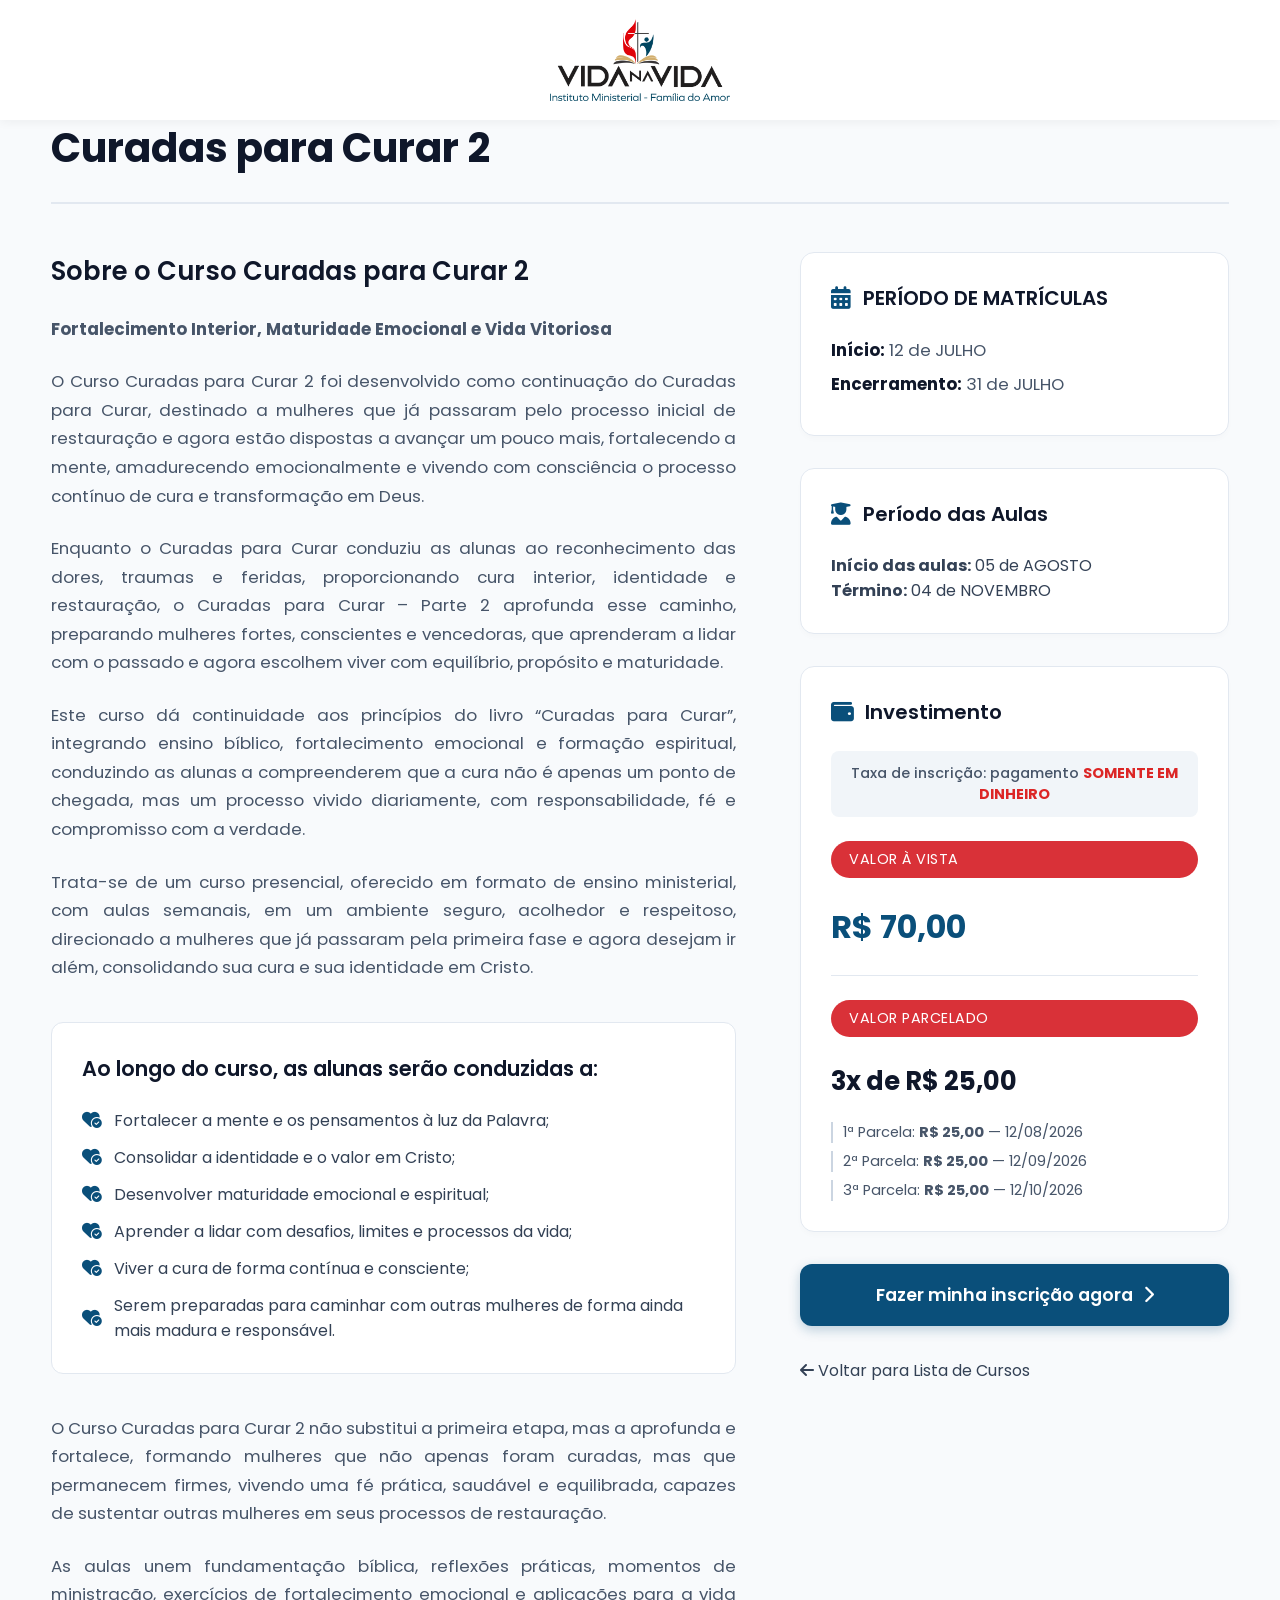
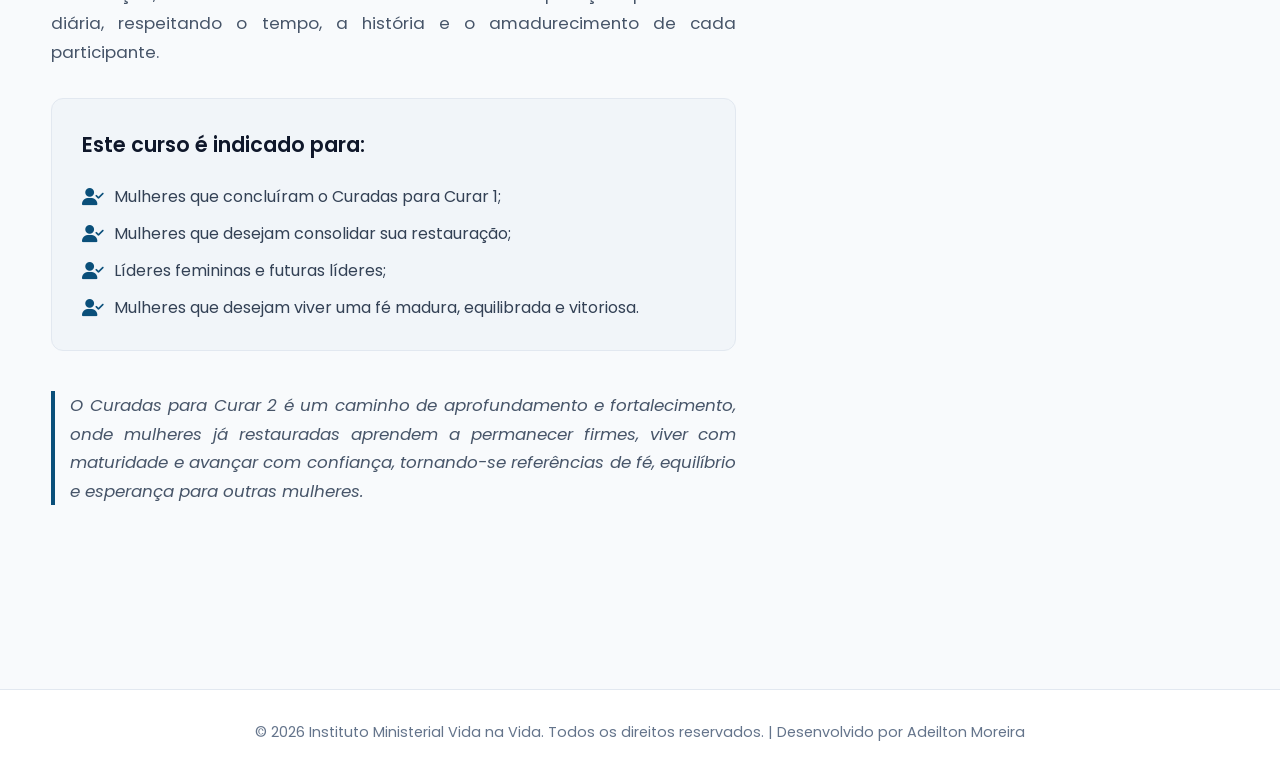
<file: cursos/curadas-para-curar-2.html>
<!DOCTYPE html>
<html lang="pt-BR">
<head>
    <meta charset="UTF-8">
    <meta http-equiv="X-UA-Compatible" content="IE=edge">
    <meta name="viewport" content="width=device-width, initial-scale=1.0">
    <meta name="theme-color" content="#0A4F7A">

    <link rel="stylesheet" href="../assets/css/reset.css">
    <link rel="stylesheet" href="../assets/css/style.css">
    <link rel="stylesheet" href="../assets/css/responsive.css">
   
    <title>Curadas para Curar 2 - Instituto Ministerial Vida na Vida</title>
    <meta name="description" content="Fortalecimento Interior, Maturidade Emocional e Vida Vitoriosa à luz da Palavra de Deus.">

    <link rel="preconnect" href="https://fonts.googleapis.com">
    <link rel="preconnect" href="https://fonts.gstatic.com" crossorigin>
    <link href="https://fonts.googleapis.com/css2?family=Poppins:wght@300;400;500;600;700&display=swap" rel="stylesheet">
    <link rel="stylesheet" href="https://cdnjs.cloudflare.com/ajax/libs/font-awesome/6.4.0/css/all.min.css">
</head>
<body class="course-page-body">

<header class="header course-header">
    <div class="container header-container header-center">
        <a href="../index.html" class="logo">
            <img src="../assets/images/logo.png" alt="Instituto Ministerial Vida na Vida">
        </a>
    </div>
</header>

<main class="course-main-container container">
    
    <div class="navigation-back">
        <a href="../index.html#cursos" class="btn-back">
            <i class="fa-solid fa-arrow-left"></i> Voltar para lista de cursos
        </a>
    </div>

    <div class="course-title-section">
        <span class="course-badge">Módulo Mulheres • Ministério Feminino</span>
        <h1>Curadas para Curar 2</h1>
    </div>

    <div class="course-layout-grid">
        
        <section class="course-details">
            <h2>Sobre o Curso Curadas para Curar 2</h2>
            <p><strong>Fortalecimento Interior, Maturidade Emocional e Vida Vitoriosa</strong></p>
            
            <p>O Curso Curadas para Curar 2 foi desenvolvido como continuação do Curadas para Curar, destinado a mulheres que já passaram pelo processo inicial de restauração e agora estão dispostas a avançar um pouco mais, fortalecendo a mente, amadurecendo emocionalmente e vivendo com consciência o processo contínuo de cura e transformação em Deus.</p>
            <p>Enquanto o Curadas para Curar conduziu as alunas ao reconhecimento das dores, traumas e feridas, proporcionando cura interior, identidade e restauração, o Curadas para Curar – Parte 2 aprofunda esse caminho, preparando mulheres fortes, conscientes e vencedoras, que aprenderam a lidar com o passado e agora escolhem viver com equilíbrio, propósito e maturidade.</p>
            <p>Este curso dá continuidade aos princípios do livro “Curadas para Curar”, integrando ensino bíblico, fortalecimento emocional e formação espiritual, conduzindo as alunas a compreenderem que a cura não é apenas um ponto de chegada, mas um processo vivido diariamente, com responsabilidade, fé e compromisso com a verdade.</p>
            <p>Trata-se de um curso presencial, oferecido em formato de ensino ministerial, com aulas semanais, em um ambiente seguro, acolhedor e respeitoso, direcionado a mulheres que já passaram pela primeira fase e agora desejam ir além, consolidando sua cura e sua identidade em Cristo.</p>
            
            <div class="programmatic-content">
                <h3>Ao longo do curso, as alunas serão conduzidas a:</h3>
                <ul class="programmatic-list">
                    <li><i class="fa-solid fa-heart-circle-check"></i> Fortalecer a mente e os pensamentos à luz da Palavra;</li>
                    <li><i class="fa-solid fa-heart-circle-check"></i> Consolidar a identidade e o valor em Cristo;</li>
                    <li><i class="fa-solid fa-heart-circle-check"></i> Desenvolver maturidade emocional e espiritual;</li>
                    <li><i class="fa-solid fa-heart-circle-check"></i> Aprender a lidar com desafios, limites e processos da vida;</li>
                    <li><i class="fa-solid fa-heart-circle-check"></i> Viver a cura de forma contínua e consciente;</li>
                    <li><i class="fa-solid fa-heart-circle-check"></i> Serem preparadas para caminhar com outras mulheres de forma ainda mais madura e responsável.</li>
                </ul>
            </div>

            <p>O Curso Curadas para Curar 2 não substitui a primeira etapa, mas a aprofunda e fortalece, formando mulheres que não apenas foram curadas, mas que permanecem firmes, vivendo uma fé prática, saudável e equilibrada, capazes de sustentar outras mulheres em seus processos de restauração.</p>
            <p>As aulas unem fundamentação bíblica, reflexões práticas, momentos de ministração, exercícios de fortalecimento emocional e aplicações para a vida diária, respeitando o tempo, a história e o amadurecimento de cada participante.</p>

            <div class="programmatic-content" style="background-color: #f1f5f9; margin-top: 2rem;">
                <h3>Este curso é indicado para:</h3>
                <ul class="programmatic-list">
                    <li><i class="fa-solid fa-user-check"></i> Mulheres que concluíram o Curadas para Curar 1;</li>
                    <li><i class="fa-solid fa-user-check"></i> Mulheres que desejam consolidar sua restauração;</li>
                    <li><i class="fa-solid fa-user-check"></i> Líderes femininas e futuras líderes;</li>
                    <li><i class="fa-solid fa-user-check"></i> Mulheres que desejam viver uma fé madura, equilibrada e vitoriosa.</li>
                </ul>
            </div>
            
            <p class="course-footer-text">O Curadas para Curar 2 é um caminho de aprofundamento e fortalecimento, onde mulheres já restauradas aprendem a permanecer firmes, viver com maturidade e avançar com confiança, tornando-se referências de fé, equilíbrio e esperança para outras mulheres.</p>
        </section>

        <aside class="course-sidebar">
            
             <div class="sidebar-card date-card">
                <div class="card-icon-header">
                    <i class="fa-solid fa-calendar-days"></i>
                    <h3>PERÍODO DE MATRÍCULAS</h3>
                </div>
                <p><strong>Início:</strong> 12 de JULHO</p>
                <p><strong>Encerramento:</strong> 31 de JULHO</p>
            </div>

            <div class="sidebar-card price-card-box">
                <div class="card-icon-header">
                    <i class="fa-solid fa-user-graduate"></i>              
                    <h3>Período das Aulas</h3>
                </div>
                <p><strong>Início das aulas:</strong> 05 de AGOSTO</p>
                <p><strong>Término:</strong> 04 de NOVEMBRO</p>
            </div>

            <div class="sidebar-card price-card-box">
                <div class="card-icon-header">
                    <i class="fa-solid fa-wallet"></i>
                    <h3>Investimento</h3>
                </div>
                
                <div class="price-notice">
                    Taxa de inscrição: pagamento <span>SOMENTE EM DINHEIRO</span>
                </div>
                
                <div class="price-cash">
                    <span class="price-label">Valor à vista</span>
                    <span class="price-value">R$ 70,00</span>
                </div>
                
                <hr class="card-divider">
                
                <div class="price-installments">
                    <span class="price-label">Valor parcelado</span>
                    <span class="price-value-installment">3x de R$ 25,00</span>
                    
                    <ul class="installments-timeline">
                        <li><span>1ª Parcela:</span> <strong>R$ 25,00</strong> — 12/08/2026</li>
                        <li><span>2ª Parcela:</span> <strong>R$ 25,00</strong> — 12/09/2026</li>
                        <li><span>3ª Parcela:</span> <strong>R$ 25,00</strong> — 12/10/2026</li>
                    </ul>
                </div>
            </div>

            <!-- Botão de Inscrição Modificado -->
<a href="https://docs.google.com/forms/d/e/1FAIpQLSecnHKj6kHaUy9d_zvtG2SdqpttA5sxhoft9Gc0neVirmORAg/closedform" id="btn-inscricao-biblia" onclick="verificarInscricao(event)" class="btn-enroll-now">
    Fazer minha inscrição agora <i class="fa-solid fa-chevron-right"></i>
</a>

<!-- Estrutura do Modal Customizado de Alerta -->
<div id="modal-alerta-inscricao" class="modal-alerta-wrapper" style="display: none;">
    <div class="modal-alerta-card">
        <div class="modal-alerta-header">
            <i id="modal-alerta-icone" class="fa-solid"></i>
            <h3 id="modal-alerta-titulo"></h3>
        </div>
        
        <div class="modal-alerta-body">
            <p id="modal-alerta-texto"></p>
            <p id="modal-alerta-agradecimento" class="modal-alerta-thanks"></p>
        </div>
        
        <div class="modal-alerta-footer">
            <button onclick="fecharModalAlerta()" class="btn-modal-alerta-close">Entendi</button>
        </div>
    </div>
</div>
            
            <a href="../index.html#cursos" class="btn-return-sidebar">
                <i class="fa-solid fa-arrow-left"></i> Voltar para Lista de Cursos
            </a>

        </aside>

    </div>
</main>

<footer class="footer-course-page">
    <div class="container">
        <p>© 2026 Instituto Ministerial Vida na Vida. Todos os direitos reservados. | Desenvolvido por Adeilton Moreira</p>
    </div>
</footer>

<!-- <script>
function verificarInscricao(event) {
    // Definição dos marcos temporais (Julho é o mês 6 no JS)
    const dataInicio = new Date(2026, 6, 12, 0, 0, 0);  // 12 de Julho de 2026
    const dataFim    = new Date(2026, 7, 4, 23, 59, 59); // 4 de Agosto de 2026
    const dataAtual  = new Date();

    const modal = document.getElementById("modal-alerta-inscricao");
    const icone = document.getElementById("modal-alerta-icone");
    const titulo = document.getElementById("modal-alerta-titulo");
    const texto = document.getElementById("modal-alerta-texto");
    const agradecimento = document.getElementById("modal-alerta-agradecimento");

    if (dataAtual < dataInicio) {
        event.preventDefault(); // Impede abertura do formulário
        
        // Configura o conteúdo para antes do período
        icone.className = "fa-solid fa-calendar-clock";
        titulo.innerText = "Inscrições Brevemente";
        texto.innerHTML = "Esta opção ficará disponível entre os dias <strong>12 de Julho e 31 de Julho de 2026</strong>.<br><br>Anote esse período em sua agenda e venha realizar sua inscrição!";
        agradecimento.innerText = "Agradecemos imensamente pelo seu interesse em nosso instituto.";
        
        modal.style.display = "flex";
    } 
    else if (dataAtual > dataFim) {
        event.preventDefault(); // Impede abertura do formulário
        
        // Configura o conteúdo para após o período
        icone.className = "fa-solid fa-calendar-xmark";
        titulo.innerText = "Período Encerrado";
        texto.innerHTML = "O período de inscrições para este módulo se encerrou no dia 04 de Agosto de 2026.";
        agradecimento.innerText = "Agradecemos pelo seu interesse. Que Deus abençoe a sua vida.";
        
        modal.style.display = "flex";
    }
    // Se estiver no período correto, o script não interfere e abre o link normalmente
}

function fecharModalAlerta() {
    document.getElementById("modal-alerta-inscricao").style.display = "none";
}
</script> -->

</body>
</html>
</file>
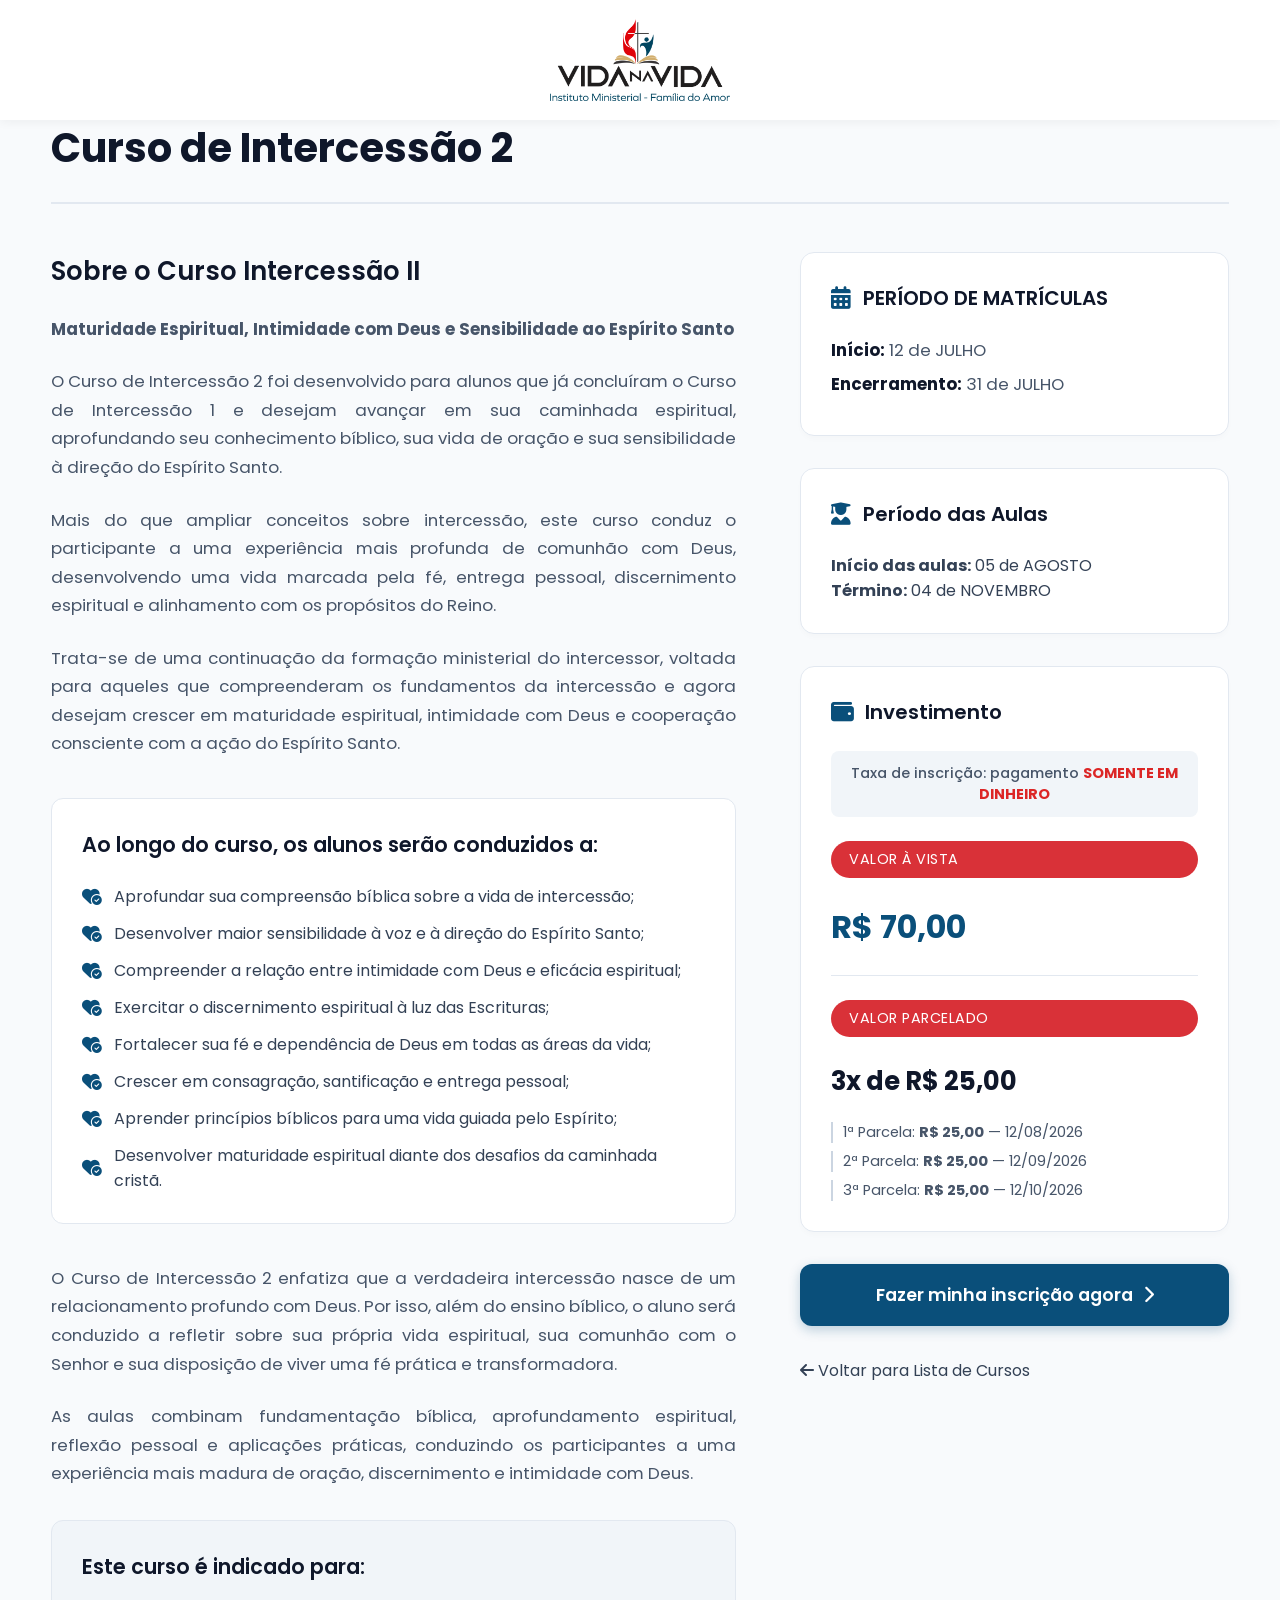
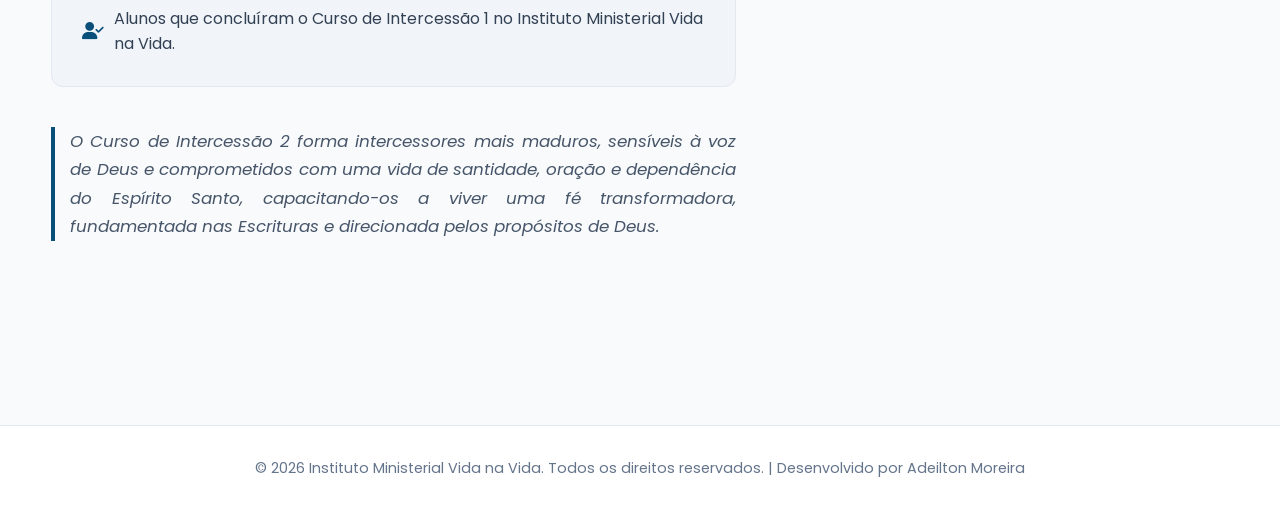
<file: cursos/intercessao-2.html>
<!DOCTYPE html>
<html lang="pt-BR">
<head>
    <meta charset="UTF-8">
    <meta http-equiv="X-UA-Compatible" content="IE=edge">
    <meta name="viewport" content="width=device-width, initial-scale=1.0">
    <meta name="theme-color" content="#0A4F7A">

    <link rel="stylesheet" href="../assets/css/reset.css">
    <link rel="stylesheet" href="../assets/css/style.css">
    <link rel="stylesheet" href="../assets/css/responsive.css">
   
    <title>Curso de Intercessão 2 - Instituto Ministerial Vida na Vida</title>
    <meta name="description" content="Maturidade Espiritual, Intimidade com Deus e Sensibilidade ao Espírito Santo à luz das Escrituras.">

    <link rel="preconnect" href="https://fonts.googleapis.com">
    <link rel="preconnect" href="https://fonts.gstatic.com" crossorigin>
    <link href="https://fonts.googleapis.com/css2?family=Poppins:wght@300;400;500;600;700&display=swap" rel="stylesheet">
    <link rel="stylesheet" href="https://cdnjs.cloudflare.com/ajax/libs/font-awesome/6.4.0/css/all.min.css">
</head>
<body class="course-page-body">

<header class="header course-header">
    <div class="container header-container header-center">
        <a href="../index.html" class="logo">
            <img src="../assets/images/logo.png" alt="Instituto Ministerial Vida na Vida">
        </a>
    </div>
</header>

<main class="course-main-container container">
    
    <div class="navigation-back">
        <a href="../index.html#cursos" class="btn-back">
            <i class="fa-solid fa-arrow-left"></i> Voltar para lista de cursos
        </a>
    </div>

    <div class="course-title-section">
        <span class="course-badge">Módulo Intercessão • Ensino Avançado</span>
        <h1>Curso de Intercessão 2</h1>
    </div>

    <div class="course-layout-grid">
        
        <section class="course-details">
            <h2>Sobre o Curso Intercessão II</h2>
            <p><strong>Maturidade Espiritual, Intimidade com Deus e Sensibilidade ao Espírito Santo</strong></p>
            
            <p>O Curso de Intercessão 2 foi desenvolvido para alunos que já concluíram o Curso de Intercessão 1 e desejam avançar em sua caminhada espiritual, aprofundando seu conhecimento bíblico, sua vida de oração e sua sensibilidade à direção do Espírito Santo.</p>
            <p>Mais do que ampliar conceitos sobre intercessão, este curso conduz o participante a uma experiência mais profunda de comunhão com Deus, desenvolvendo uma vida marcada pela fé, entrega pessoal, discernimento espiritual e alinhamento com os propósitos do Reino.</p>
            <p>Trata-se de uma continuação da formação ministerial do intercessor, voltada para aqueles que compreenderam os fundamentos da intercessão e agora desejam crescer em maturidade espiritual, intimidade com Deus e cooperação consciente com a ação do Espírito Santo.</p>
            
            <div class="programmatic-content">
                <h3>Ao longo do curso, os alunos serão conduzidos a:</h3>
                <ul class="programmatic-list">
                    <li><i class="fa-solid fa-heart-circle-check"></i> Aprofundar sua compreensão bíblica sobre a vida de intercessão;</li>
                    <li><i class="fa-solid fa-heart-circle-check"></i> Desenvolver maior sensibilidade à voz e à direção do Espírito Santo;</li>
                    <li><i class="fa-solid fa-heart-circle-check"></i> Compreender a relação entre intimidade com Deus e eficácia espiritual;</li>
                    <li><i class="fa-solid fa-heart-circle-check"></i> Exercitar o discernimento espiritual à luz das Escrituras;</li>
                    <li><i class="fa-solid fa-heart-circle-check"></i> Fortalecer sua fé e dependência de Deus em todas as áreas da vida;</li>
                    <li><i class="fa-solid fa-heart-circle-check"></i> Crescer em consagração, santificação e entrega pessoal;</li>
                    <li><i class="fa-solid fa-heart-circle-check"></i> Aprender princípios bíblicos para uma vida guiada pelo Espírito;</li>
                    <li><i class="fa-solid fa-heart-circle-check"></i> Desenvolver maturidade espiritual diante dos desafios da caminhada cristã.</li>
                </ul>
            </div>

            <p>O Curso de Intercessão 2 enfatiza que a verdadeira intercessão nasce de um relacionamento profundo com Deus. Por isso, além do ensino bíblico, o aluno será conduzido a refletir sobre sua própria vida espiritual, sua comunhão com o Senhor e sua disposição de viver uma fé prática e transformadora.</p>
            <p>As aulas combinam fundamentação bíblica, aprofundamento espiritual, reflexão pessoal e aplicações práticas, conduzindo os participantes a uma experiência mais madura de oração, discernimento e intimidade com Deus.</p>

            <div class="programmatic-content" style="background-color: #f1f5f9; margin-top: 2rem;">
                <h3>Este curso é indicado para:</h3>
                <ul class="programmatic-list">
                    <li><i class="fa-solid fa-user-check"></i> Alunos que concluíram o Curso de Intercessão 1 no Instituto Ministerial Vida na Vida.</li>
                </ul>
            </div>
            
            <p class="course-footer-text">O Curso de Intercessão 2 forma intercessores mais maduros, sensíveis à voz de Deus e comprometidos com uma vida de santidade, oração e dependência do Espírito Santo, capacitando-os a viver uma fé transformadora, fundamentada nas Escrituras e direcionada pelos propósitos de Deus.</p>
        </section>

        <aside class="course-sidebar">
            
             <div class="sidebar-card date-card">
                <div class="card-icon-header">
                    <i class="fa-solid fa-calendar-days"></i>
                    <h3>PERÍODO DE MATRÍCULAS</h3>
                </div>
                <p><strong>Início:</strong> 12 de JULHO</p>
                <p><strong>Encerramento:</strong> 31 de JULHO</p>
            </div>

            <div class="sidebar-card price-card-box">
                <div class="card-icon-header">
                    <i class="fa-solid fa-user-graduate"></i>              
                    <h3>Período das Aulas</h3>
                </div>
                <p><strong>Início das aulas:</strong> 05 de AGOSTO</p>
                <p><strong>Término:</strong> 04 de NOVEMBRO</p>
            </div>

            <div class="sidebar-card price-card-box">
                <div class="card-icon-header">
                    <i class="fa-solid fa-wallet"></i>
                    <h3>Investimento</h3>
                </div>
                
                <div class="price-notice">
                    Taxa de inscrição: pagamento <span>SOMENTE EM DINHEIRO</span>
                </div>
                
                <div class="price-cash">
                    <span class="price-label">Valor à vista</span>
                    <span class="price-value">R$ 70,00</span>
                </div>
                
                <hr class="card-divider">
                
                <div class="price-installments">
                    <span class="price-label">Valor parcelado</span>
                    <span class="price-value-installment">3x de R$ 25,00</span>
                    
                    <ul class="installments-timeline">
                        <li><span>1ª Parcela:</span> <strong>R$ 25,00</strong> — 12/08/2026</li>
                        <li><span>2ª Parcela:</span> <strong>R$ 25,00</strong> — 12/09/2026</li>
                        <li><span>3ª Parcela:</span> <strong>R$ 25,00</strong> — 12/10/2026</li>
                    </ul>
                </div>
            </div>

           <!-- Botão de Inscrição Modificado -->
<a href="https://docs.google.com/forms/d/e/1FAIpQLSd_v1xm_DvJKnjicPpkwvVooda318-tm2TdIPIweECoQob6Xg/closedform" id="btn-inscricao-biblia" onclick="verificarInscricao(event)" class="btn-enroll-now">
    Fazer minha inscrição agora <i class="fa-solid fa-chevron-right"></i>
</a>

<!-- Estrutura do Modal Customizado de Alerta -->
<div id="modal-alerta-inscricao" class="modal-alerta-wrapper" style="display: none;">
    <div class="modal-alerta-card">
        <div class="modal-alerta-header">
            <i id="modal-alerta-icone" class="fa-solid"></i>
            <h3 id="modal-alerta-titulo"></h3>
        </div>
        
        <div class="modal-alerta-body">
            <p id="modal-alerta-texto"></p>
            <p id="modal-alerta-agradecimento" class="modal-alerta-thanks"></p>
        </div>
        
        <div class="modal-alerta-footer">
            <button onclick="fecharModalAlerta()" class="btn-modal-alerta-close">Entendi</button>
        </div>
    </div>
</div>
            
            <a href="../index.html#cursos" class="btn-return-sidebar">
                <i class="fa-solid fa-arrow-left"></i> Voltar para Lista de Cursos
            </a>

        </aside>

    </div>
</main>

<footer class="footer-course-page">
    <div class="container">
        <p>© 2026 Instituto Ministerial Vida na Vida. Todos os direitos reservados. | Desenvolvido por Adeilton Moreira</p>
    </div>
</footer>

<!-- <script>
function verificarInscricao(event) {
    // Definição dos marcos temporais (Julho é o mês 6 no JS)
    const dataInicio = new Date(2026, 6, 12, 0, 0, 0);  // 12 de Julho de 2026
    const dataFim    = new Date(2026, 7, 4, 23, 59, 59); // 4 de Agosto de 2026
    const dataAtual  = new Date();

    const modal = document.getElementById("modal-alerta-inscricao");
    const icone = document.getElementById("modal-alerta-icone");
    const titulo = document.getElementById("modal-alerta-titulo");
    const texto = document.getElementById("modal-alerta-texto");
    const agradecimento = document.getElementById("modal-alerta-agradecimento");

    if (dataAtual < dataInicio) {
        event.preventDefault(); // Impede abertura do formulário
        
        // Configura o conteúdo para antes do período
        icone.className = "fa-solid fa-calendar-clock";
        titulo.innerText = "Inscrições Brevemente";
        texto.innerHTML = "Esta opção ficará disponível entre os dias <strong>12 de Julho e 31 de Julho de 2026</strong>.<br><br>Anote esse período em sua agenda e venha realizar sua inscrição!";
        agradecimento.innerText = "Agradecemos imensamente pelo seu interesse em nosso instituto.";
        
        modal.style.display = "flex";
    } 
    else if (dataAtual > dataFim) {
        event.preventDefault(); // Impede abertura do formulário
        
        // Configura o conteúdo para após o período
        icone.className = "fa-solid fa-calendar-xmark";
        titulo.innerText = "Período Encerrado";
       texto.innerHTML = "O período de inscrições para este módulo se encerrou no dia 04 de Agosto de 2026.";
        agradecimento.innerText = "Agradecemos pelo seu interesse. Que Deus abençoe a sua vida.";
        
        modal.style.display = "flex";
    }
    // Se estiver no período correto, o script não interfere e abre o link normalmente
}

function fecharModalAlerta() {
    document.getElementById("modal-alerta-inscricao").style.display = "none";
}
</script> -->

</body>
</html>
</file>
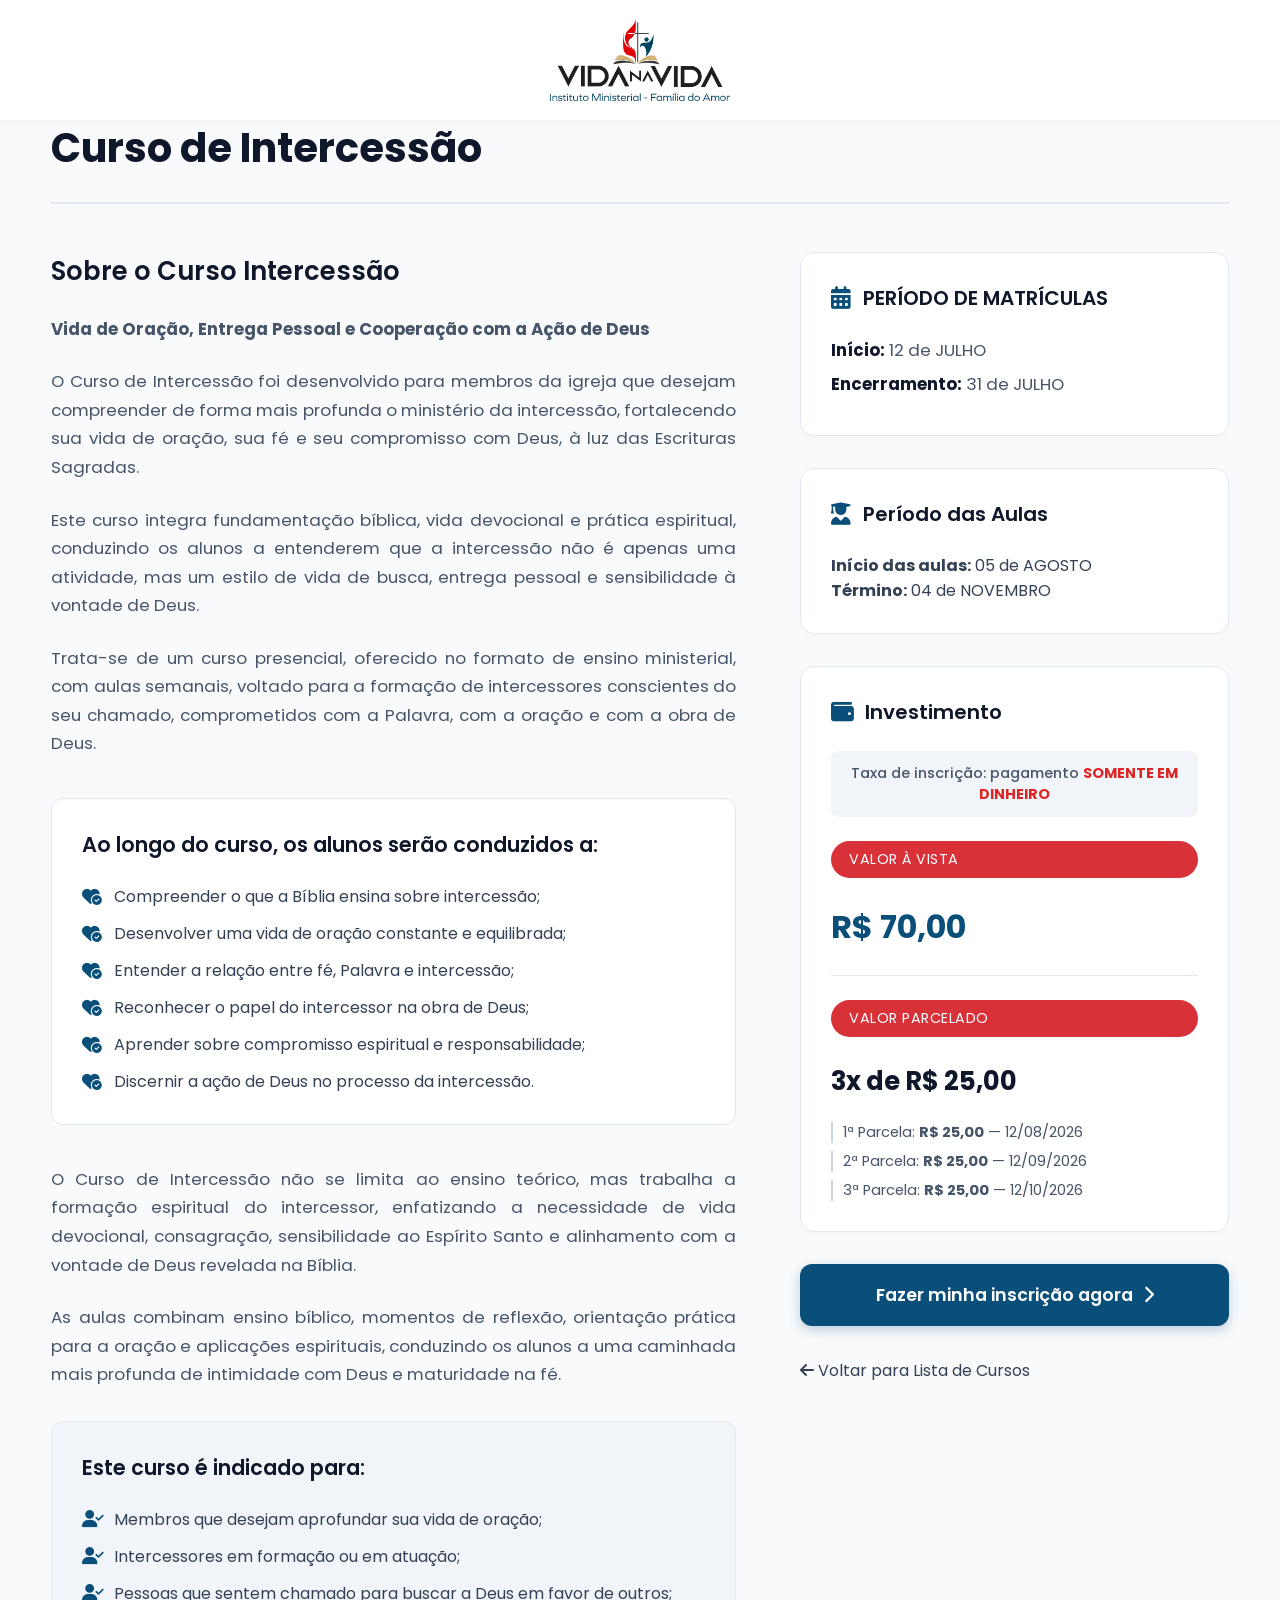
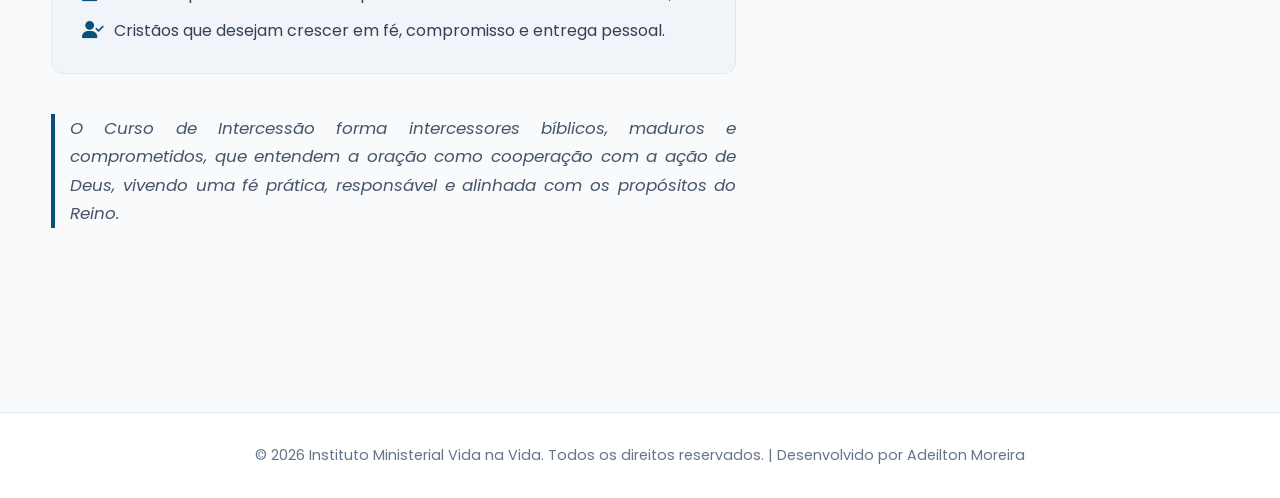
<file: cursos/intercessao.html>
<!DOCTYPE html>
<html lang="pt-BR">
<head>
    <meta charset="UTF-8">
    <meta http-equiv="X-UA-Compatible" content="IE=edge">
    <meta name="viewport" content="width=device-width, initial-scale=1.0">
    <meta name="theme-color" content="#0A4F7A">

    <link rel="stylesheet" href="../assets/css/reset.css">
    <link rel="stylesheet" href="../assets/css/style.css">
    <link rel="stylesheet" href="../assets/css/responsive.css">
   
    <title>Curso de Intercessão - Instituto Ministerial Vida na Vida</title>
    <meta name="description" content="Vida de Oração, Entrega Pessoal e Cooperação com a Ação de Deus à luz das Escrituras Sagradas.">

    <link rel="preconnect" href="https://fonts.googleapis.com">
    <link rel="preconnect" href="https://fonts.gstatic.com" crossorigin>
    <link href="https://fonts.googleapis.com/css2?family=Poppins:wght@300;400;500;600;700&display=swap" rel="stylesheet">
    <link rel="stylesheet" href="https://cdnjs.cloudflare.com/ajax/libs/font-awesome/6.4.0/css/all.min.css">
</head>
<body class="course-page-body">

<header class="header course-header">
    <div class="container header-container header-center">
        <a href="../index.html" class="logo">
            <img src="../assets/images/logo.png" alt="Instituto Ministerial Vida na Vida">
        </a>
    </div>
</header>

<main class="course-main-container container">
    
    <div class="navigation-back">
        <a href="../index.html#cursos" class="btn-back">
            <i class="fa-solid fa-arrow-left"></i> Voltar para lista de cursos
        </a>
    </div>

    <div class="course-title-section">
        <span class="course-badge">Módulo Intercessão • Ensino Ministerial</span>
        <h1>Curso de Intercessão</h1>
    </div>

    <div class="course-layout-grid">
        
        <section class="course-details">
            <h2>Sobre o Curso Intercessão</h2>
            <p><strong>Vida de Oração, Entrega Pessoal e Cooperação com a Ação de Deus</strong></p>
            
            <p>O Curso de Intercessão foi desenvolvido para membros da igreja que desejam compreender de forma mais profunda o ministério da intercessão, fortalecendo sua vida de oração, sua fé e seu compromisso com Deus, à luz das Escrituras Sagradas.</p>
            <p>Este curso integra fundamentação bíblica, vida devocional e prática espiritual, conduzindo os alunos a entenderem que a intercessão não é apenas uma atividade, mas um estilo de vida de busca, entrega pessoal e sensibilidade à vontade de Deus.</p>
            <p>Trata-se de um curso presencial, oferecido no formato de ensino ministerial, com aulas semanais, voltado para a formação de intercessores conscientes do seu chamado, comprometidos com a Palavra, com a oração e com a obra de Deus.</p>
            
            <div class="programmatic-content">
                <h3>Ao longo do curso, os alunos serão conduzidos a:</h3>
                <ul class="programmatic-list">
                    <li><i class="fa-solid fa-heart-circle-check"></i> Compreender o que a Bíblia ensina sobre intercessão;</li>
                    <li><i class="fa-solid fa-heart-circle-check"></i> Desenvolver uma vida de oração constante e equilibrada;</li>
                    <li><i class="fa-solid fa-heart-circle-check"></i> Entender a relação entre fé, Palavra e intercessão;</li>
                    <li><i class="fa-solid fa-heart-circle-check"></i> Reconhecer o papel do intercessor na obra de Deus;</li>
                    <li><i class="fa-solid fa-heart-circle-check"></i> Aprender sobre compromisso espiritual e responsabilidade;</li>
                    <li><i class="fa-solid fa-heart-circle-check"></i> Discernir a ação de Deus no processo da intercessão.</li>
                </ul>
            </div>

            <p>O Curso de Intercessão não se limita ao ensino teórico, mas trabalha a formação espiritual do intercessor, enfatizando a necessidade de vida devocional, consagração, sensibilidade ao Espírito Santo e alinhamento com a vontade de Deus revelada na Bíblia.</p>
            <p>As aulas combinam ensino bíblico, momentos de reflexão, orientação prática para a oração e aplicações espirituais, conduzindo os alunos a uma caminhada mais profunda de intimidade com Deus e maturidade na fé.</p>

            <div class="programmatic-content" style="background-color: #f1f5f9; margin-top: 2rem;">
                <h3>Este curso é indicado para:</h3>
                <ul class="programmatic-list">
                    <li><i class="fa-solid fa-user-check"></i> Membros que desejam aprofundar sua vida de oração;</li>
                    <li><i class="fa-solid fa-user-check"></i> Intercessores em formação ou em atuação;</li>
                    <li><i class="fa-solid fa-user-check"></i> Pessoas que sentem chamado para buscar a Deus em favor de outros;</li>
                    <li><i class="fa-solid fa-user-check"></i> Cristãos que desejam crescer em fé, compromisso e entrega pessoal.</li>
                </ul>
            </div>
            
            <p class="course-footer-text">O Curso de Intercessão forma intercessores bíblicos, maduros e comprometidos, que entendem a oração como cooperação com a ação de Deus, vivendo uma fé prática, responsável e alinhada com os propósitos do Reino.</p>
        </section>

        <aside class="course-sidebar">
            
             <div class="sidebar-card date-card">
                <div class="card-icon-header">
                    <i class="fa-solid fa-calendar-days"></i>
                    <h3>PERÍODO DE MATRÍCULAS</h3>
                </div>
                <p><strong>Início:</strong> 12 de JULHO</p>
                <p><strong>Encerramento:</strong> 31 de JULHO</p>
            </div>

            <div class="sidebar-card price-card-box">
                <div class="card-icon-header">
                    <i class="fa-solid fa-user-graduate"></i>              
                    <h3>Período das Aulas</h3>
                </div>
                <p><strong>Início das aulas:</strong> 05 de AGOSTO</p>
                <p><strong>Término:</strong> 04 de NOVEMBRO</p>
            </div>

            <div class="sidebar-card price-card-box">
                <div class="card-icon-header">
                    <i class="fa-solid fa-wallet"></i>
                    <h3>Investimento</h3>
                </div>
                
                <div class="price-notice">
                    Taxa de inscrição: pagamento <span>SOMENTE EM DINHEIRO</span>
                </div>
                
                <div class="price-cash">
                    <span class="price-label">Valor à vista</span>
                    <span class="price-value">R$ 70,00</span>
                </div>
                
                <hr class="card-divider">
                
                <div class="price-installments">
                    <span class="price-label">Valor parcelado</span>
                    <span class="price-value-installment">3x de R$ 25,00</span>
                    
                    <ul class="installments-timeline">
                        <li><span>1ª Parcela:</span> <strong>R$ 25,00</strong> — 12/08/2026</li>
                        <li><span>2ª Parcela:</span> <strong>R$ 25,00</strong> — 12/09/2026</li>
                        <li><span>3ª Parcela:</span> <strong>R$ 25,00</strong> — 12/10/2026</li>
                    </ul>
                </div>
            </div>

            <!-- Botão de Inscrição Modificado -->
<a href="https://docs.google.com/forms/d/e/1FAIpQLSdl6cRM1YJVtLhBB0m-OcXJiee2QdDrimLjonPCG1it0vekOg/closedform" id="btn-inscricao-biblia" onclick="verificarInscricao(event)" class="btn-enroll-now">
    Fazer minha inscrição agora <i class="fa-solid fa-chevron-right"></i>
</a>

<!-- Estrutura do Modal Customizado de Alerta -->
<div id="modal-alerta-inscricao" class="modal-alerta-wrapper" style="display: none;">
    <div class="modal-alerta-card">
        <div class="modal-alerta-header">
            <i id="modal-alerta-icone" class="fa-solid"></i>
            <h3 id="modal-alerta-titulo"></h3>
        </div>
        
        <div class="modal-alerta-body">
            <p id="modal-alerta-texto"></p>
            <p id="modal-alerta-agradecimento" class="modal-alerta-thanks"></p>
        </div>
        
        <div class="modal-alerta-footer">
            <button onclick="fecharModalAlerta()" class="btn-modal-alerta-close">Entendi</button>
        </div>
    </div>
</div>
            
            <a href="../index.html#cursos" class="btn-return-sidebar">
                <i class="fa-solid fa-arrow-left"></i> Voltar para Lista de Cursos
            </a>

        </aside>

    </div>
</main>

<footer class="footer-course-page">
    <div class="container">
        <p>© 2026 Instituto Ministerial Vida na Vida. Todos os direitos reservados. | Desenvolvido por Adeilton Moreira</p>
    </div>
</footer>

<!-- <script>
function verificarInscricao(event) {
    // Definição dos marcos temporais (Julho é o mês 6 no JS)
    const dataInicio = new Date(2026, 6, 12, 0, 0, 0);  // 12 de Julho de 2026
    const dataFim    = new Date(2026, 7, 4, 23, 59, 59); // 4 de Agosto de 2026
    const dataAtual  = new Date();

    const modal = document.getElementById("modal-alerta-inscricao");
    const icone = document.getElementById("modal-alerta-icone");
    const titulo = document.getElementById("modal-alerta-titulo");
    const texto = document.getElementById("modal-alerta-texto");
    const agradecimento = document.getElementById("modal-alerta-agradecimento");

    if (dataAtual < dataInicio) {
        event.preventDefault(); // Impede abertura do formulário
        
        // Configura o conteúdo para antes do período
        icone.className = "fa-solid fa-calendar-clock";
        titulo.innerText = "Inscrições Brevemente";
        texto.innerHTML = "Esta opção ficará disponível entre os dias <strong>12 de Julho e 31 de Julho de 2026</strong>.<br><br>Anote esse período em sua agenda e venha realizar sua inscrição!";
        agradecimento.innerText = "Agradecemos imensamente pelo seu interesse em nosso instituto.";
        
        modal.style.display = "flex";
    } 
    else if (dataAtual > dataFim) {
        event.preventDefault(); // Impede abertura do formulário
        
        // Configura o conteúdo para após o período
        icone.className = "fa-solid fa-calendar-xmark";
        titulo.innerText = "Período Encerrado";
        texto.innerHTML = "O período de inscrições para este módulo se encerrou no dia 04 de Agosto de 2026.";
        agradecimento.innerText = "Agradecemos pelo seu interesse. Que Deus abençoe a sua vida.";
        
        modal.style.display = "flex";
    }
    // Se estiver no período correto, o script não interfere e abre o link normalmente
}

function fecharModalAlerta() {
    document.getElementById("modal-alerta-inscricao").style.display = "none";
}
</script> -->

</body>
</html>
</file>
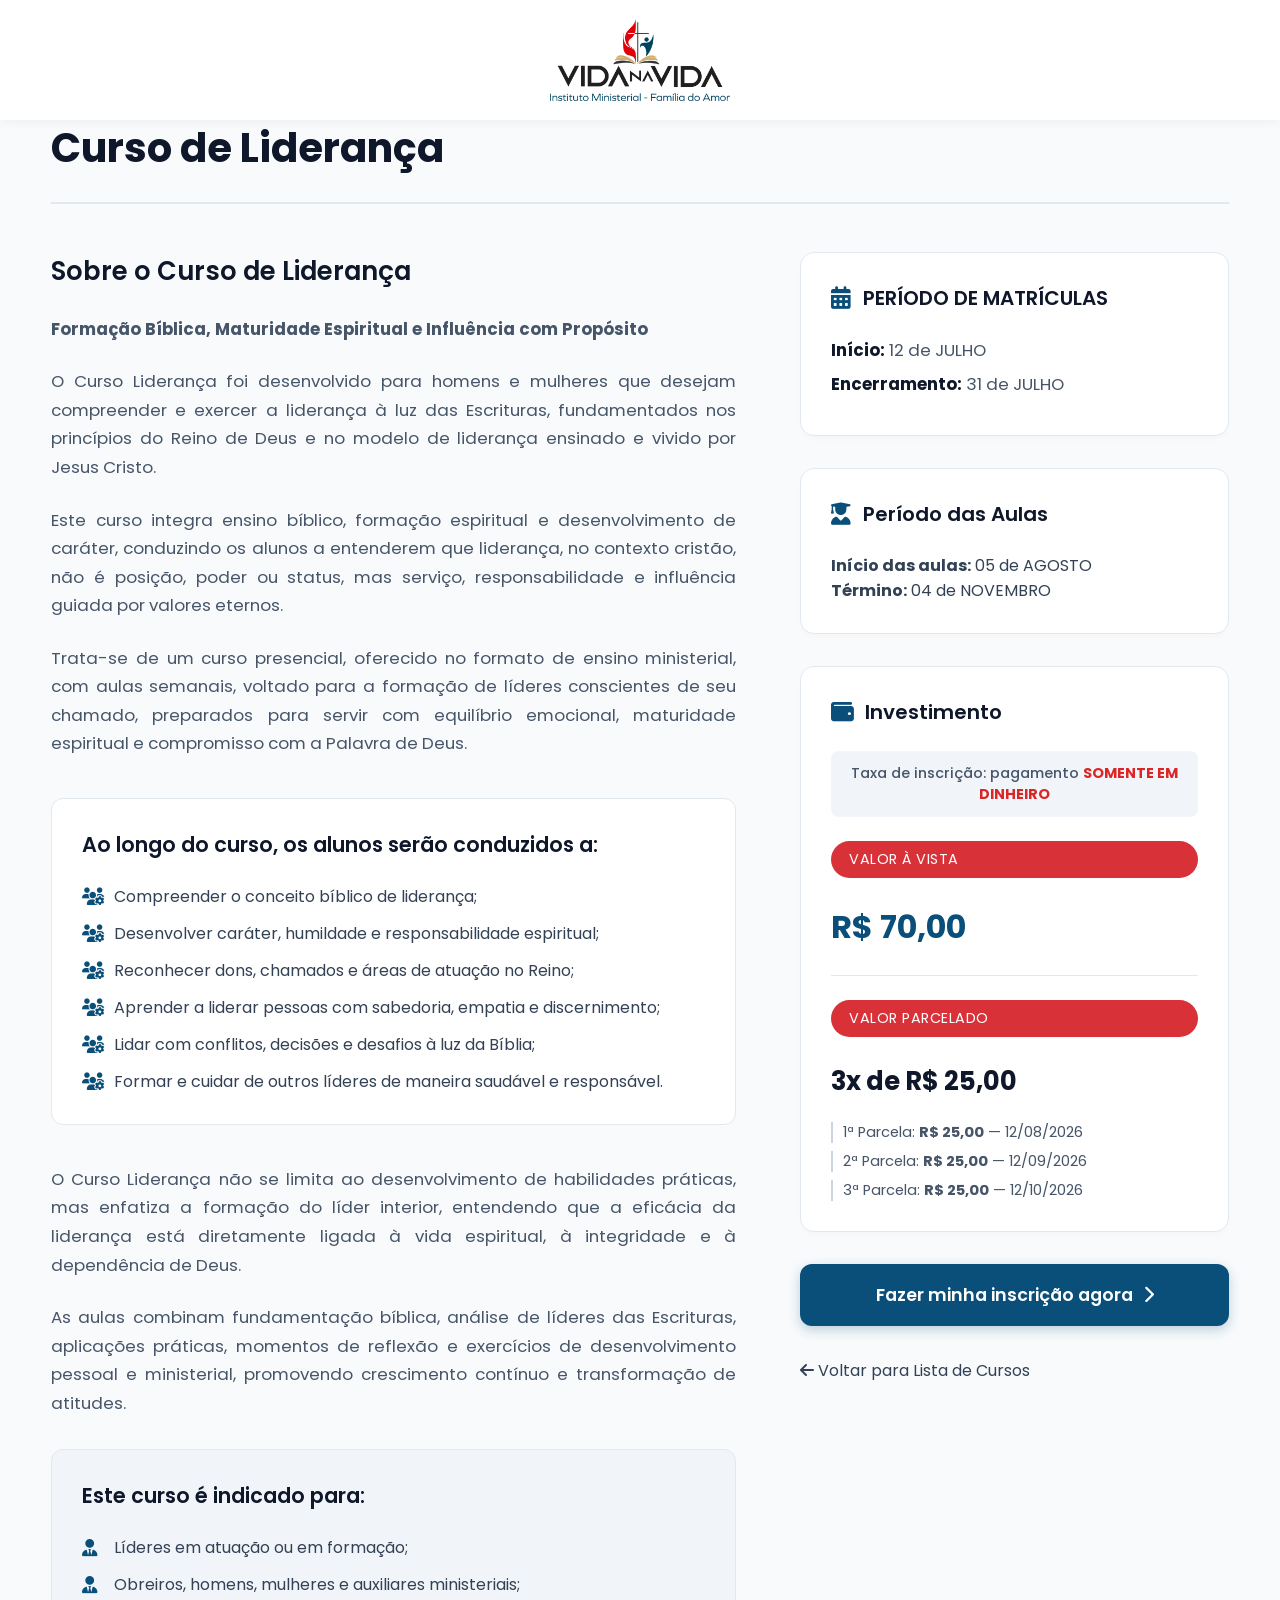
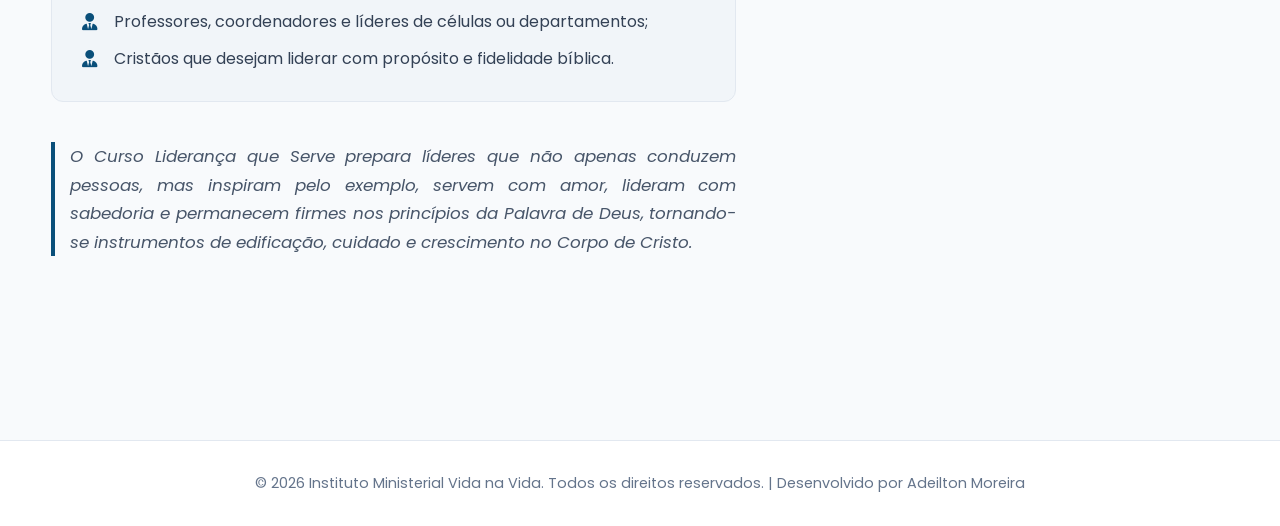
<file: cursos/lideranca.html>
<!DOCTYPE html>
<html lang="pt-BR">
<head>
    <meta charset="UTF-8">
    <meta http-equiv="X-UA-Compatible" content="IE=edge">
    <meta name="viewport" content="width=device-width, initial-scale=1.0">
    <meta name="theme-color" content="#0A4F7A">

    <link rel="stylesheet" href="../assets/css/reset.css">
    <link rel="stylesheet" href="../assets/css/style.css">
    <link rel="stylesheet" href="../assets/css/responsive.css">
   
    <title>Curso de Liderança - Instituto Ministerial Vida na Vida</title>
    <meta name="description" content="Formação Bíblica, Maturidade Espiritual e Influência com Propósito à luz das Escrituras.">

    <link rel="preconnect" href="https://fonts.googleapis.com">
    <link rel="preconnect" href="https://fonts.gstatic.com" crossorigin>
    <link href="https://fonts.googleapis.com/css2?family=Poppins:wght@300;400;500;600;700&display=swap" rel="stylesheet">
    <link rel="stylesheet" href="https://cdnjs.cloudflare.com/ajax/libs/font-awesome/6.4.0/css/all.min.css">
</head>
<body class="course-page-body">

<header class="header course-header">
    <div class="container header-container header-center">
        <a href="../index.html" class="logo">
            <img src="../assets/images/logo.png" alt="Instituto Ministerial Vida na Vida">
        </a>
    </div>
</header>

<main class="course-main-container container">
    
    <div class="navigation-back">
        <a href="../index.html#cursos" class="btn-back">
            <i class="fa-solid fa-arrow-left"></i> Voltar para lista de cursos
        </a>
    </div>

    <div class="course-title-section">
        <span class="course-badge">Módulo Liderança • Desenvolvimento Ministerial</span>
        <h1>Curso de Liderança</h1>
    </div>

    <div class="course-layout-grid">
        
        <section class="course-details">
            <h2>Sobre o Curso de Liderança</h2>
            <p><strong>Formação Bíblica, Maturidade Espiritual e Influência com Propósito</strong></p>
            
            <p>O Curso Liderança foi desenvolvido para homens e mulheres que desejam compreender e exercer a liderança à luz das Escrituras, fundamentados nos princípios do Reino de Deus e no modelo de liderança ensinado e vivido por Jesus Cristo.</p>
            <p>Este curso integra ensino bíblico, formação espiritual e desenvolvimento de caráter, conduzindo os alunos a entenderem que liderança, no contexto cristão, não é posição, poder ou status, mas serviço, responsabilidade e influência guiada por valores eternos.</p>
            <p>Trata-se de um curso presencial, oferecido no formato de ensino ministerial, com aulas semanais, voltado para a formação de líderes conscientes de seu chamado, preparados para servir com equilíbrio emocional, maturidade espiritual e compromisso com a Palavra de Deus.</p>
            
            <div class="programmatic-content">
                <h3>Ao longo do curso, os alunos serão conduzidos a:</h3>
                <ul class="programmatic-list">
                    <li><i class="fa-solid fa-users-gear"></i> Compreender o conceito bíblico de liderança;</li>
                    <li><i class="fa-solid fa-users-gear"></i> Desenvolver caráter, humildade e responsabilidade espiritual;</li>
                    <li><i class="fa-solid fa-users-gear"></i> Reconhecer dons, chamados e áreas de atuação no Reino;</li>
                    <li><i class="fa-solid fa-users-gear"></i> Aprender a liderar pessoas com sabedoria, empatia e discernimento;</li>
                    <li><i class="fa-solid fa-users-gear"></i> Lidar com conflitos, decisões e desafios à luz da Bíblia;</li>
                    <li><i class="fa-solid fa-users-gear"></i> Formar e cuidar de outros líderes de maneira saudável e responsável.</li>
                </ul>
            </div>

            <p>O Curso Liderança não se limita ao desenvolvimento de habilidades práticas, mas enfatiza a formação do líder interior, entendendo que a eficácia da liderança está diretamente ligada à vida espiritual, à integridade e à dependência de Deus.</p>
            <p>As aulas combinam fundamentação bíblica, análise de líderes das Escrituras, aplicações práticas, momentos de reflexão e exercícios de desenvolvimento pessoal e ministerial, promovendo crescimento contínuo e transformação de atitudes.</p>

            <div class="programmatic-content" style="background-color: #f1f5f9; margin-top: 2rem;">
                <h3>Este curso é indicado para:</h3>
                <ul class="programmatic-list">
                    <li><i class="fa-solid fa-user-tie"></i> Líderes em atuação ou em formação;</li>
                    <li><i class="fa-solid fa-user-tie"></i> Obreiros, homens, mulheres e auxiliares ministeriais;</li>
                    <li><i class="fa-solid fa-user-tie"></i> Professores, coordenadores e líderes de células ou departamentos;</li>
                    <li><i class="fa-solid fa-user-tie"></i> Cristãos que desejam liderar com propósito e fidelidade bíblica.</li>
                </ul>
            </div>
            
            <p class="course-footer-text">O Curso Liderança que Serve prepara líderes que não apenas conduzem pessoas, mas inspiram pelo exemplo, servem com amor, lideram com sabedoria e permanecem firmes nos princípios da Palavra de Deus, tornando-se instrumentos de edificação, cuidado e crescimento no Corpo de Cristo.</p>
        </section>

        <aside class="course-sidebar">
            
			
			
            <div class="sidebar-card date-card">
                <div class="card-icon-header">
				<i class="fa-solid fa-calendar-days"></i>
                    <h3>PERÍODO DE MATRÍCULAS</h3>
                </div>
                <p><strong>Início:</strong> 12 de JULHO</p>
                <p><strong>Encerramento:</strong> 31 de JULHO</p>
            </div>




            <div class="sidebar-card price-card-box">
                <div class="card-icon-header">
                    <i class="fa-solid fa-user-graduate"></i>              
                    <h3>Período das Aulas</h3>
                </div>
                <p><strong>Início das aulas:</strong> 05 de AGOSTO</p>
                <p><strong>Término:</strong> 04 de NOVEMBRO</p>
            </div>

            <div class="sidebar-card price-card-box">
                <div class="card-icon-header">
                    <i class="fa-solid fa-wallet"></i>
                    <h3>Investimento</h3>
                </div>
                
                <div class="price-notice">
                    Taxa de inscrição: pagamento <span>SOMENTE EM DINHEIRO</span>
                </div>
                
                <div class="price-cash">
                    <span class="price-label">Valor à vista</span>
                    <span class="price-value">R$ 70,00</span>
                </div>
                
                <hr class="card-divider">
                
                <div class="price-installments">
                    <span class="price-label">Valor parcelado</span>
                    <span class="price-value-installment">3x de R$ 25,00</span>
                    
                    <ul class="installments-timeline">
                        <li><span>1ª Parcela:</span> <strong>R$ 25,00</strong> — 12/08/2026</li>
                        <li><span>2ª Parcela:</span> <strong>R$ 25,00</strong> — 12/09/2026</li>
                        <li><span>3ª Parcela:</span> <strong>R$ 25,00</strong> — 12/10/2026</li>
                    </ul>
                </div>
            </div>

           <!-- Botão de Inscrição Modificado -->
<a href="https://docs.google.com/forms/d/e/1FAIpQLSefm4c16l1FIyoyUKcWrhNXCLIDOw9KLAzDzjnMeE4DA448qQ/closedform" id="btn-inscricao-biblia" onclick="verificarInscricao(event)" class="btn-enroll-now">
    Fazer minha inscrição agora <i class="fa-solid fa-chevron-right"></i>
</a>

<!-- Estrutura do Modal Customizado de Alerta -->
<div id="modal-alerta-inscricao" class="modal-alerta-wrapper" style="display: none;">
    <div class="modal-alerta-card">
        <div class="modal-alerta-header">
            <i id="modal-alerta-icone" class="fa-solid"></i>
            <h3 id="modal-alerta-titulo"></h3>
        </div>
        
        <div class="modal-alerta-body">
            <p id="modal-alerta-texto"></p>
            <p id="modal-alerta-agradecimento" class="modal-alerta-thanks"></p>
        </div>
        
        <div class="modal-alerta-footer">
            <button onclick="fecharModalAlerta()" class="btn-modal-alerta-close">Entendi</button>
        </div>
    </div>
</div>
            
            <a href="../index.html#cursos" class="btn-return-sidebar">
                <i class="fa-solid fa-arrow-left"></i> Voltar para Lista de Cursos
            </a>

        </aside>

    </div>
</main>

<footer class="footer-course-page">
    <div class="container">
        <p>© 2026 Instituto Ministerial Vida na Vida. Todos os direitos reservados. | Desenvolvido por Adeilton Moreira</p>
    </div>
</footer>

<!-- <script>
function verificarInscricao(event) {
    // Definição dos marcos temporais (Julho é o mês 6 no JS)
    const dataInicio = new Date(2026, 6, 12, 0, 0, 0);  // 12 de Julho de 2026
    const dataFim    = new Date(2026, 7, 4, 23, 59, 59); // 4 de Agosto de 2026
    const dataAtual  = new Date();

    const modal = document.getElementById("modal-alerta-inscricao");
    const icone = document.getElementById("modal-alerta-icone");
    const titulo = document.getElementById("modal-alerta-titulo");
    const texto = document.getElementById("modal-alerta-texto");
    const agradecimento = document.getElementById("modal-alerta-agradecimento");

    if (dataAtual < dataInicio) {
        event.preventDefault(); // Impede abertura do formulário
        
        // Configura o conteúdo para antes do período
        icone.className = "fa-solid fa-calendar-clock";
        titulo.innerText = "Inscrições Brevemente";
        texto.innerHTML = "Esta opção ficará disponível entre os dias <strong>12 de Julho e 31 de Julho de 2026</strong>.<br><br>Anote esse período em sua agenda e venha realizar sua inscrição!";
        agradecimento.innerText = "Agradecemos imensamente pelo seu interesse em nosso instituto.";
        
        modal.style.display = "flex";
    } 
    else if (dataAtual > dataFim) {
        event.preventDefault(); // Impede abertura do formulário
        
        // Configura o conteúdo para após o período
        icone.className = "fa-solid fa-calendar-xmark";
        titulo.innerText = "Período Encerrado";
        texto.innerHTML = "O período de inscrições para este módulo se encerrou no dia 04 de Agosto de 2026.";
        agradecimento.innerText = "Agradecemos pelo seu interesse. Que Deus abençoe a sua vida.";
        
        modal.style.display = "flex";
    }
    // Se estiver no período correto, o script não interfere e abre o link normalmente
}

function fecharModalAlerta() {
    document.getElementById("modal-alerta-inscricao").style.display = "none";
}
</script> --> 

</body>
</html>
</file>
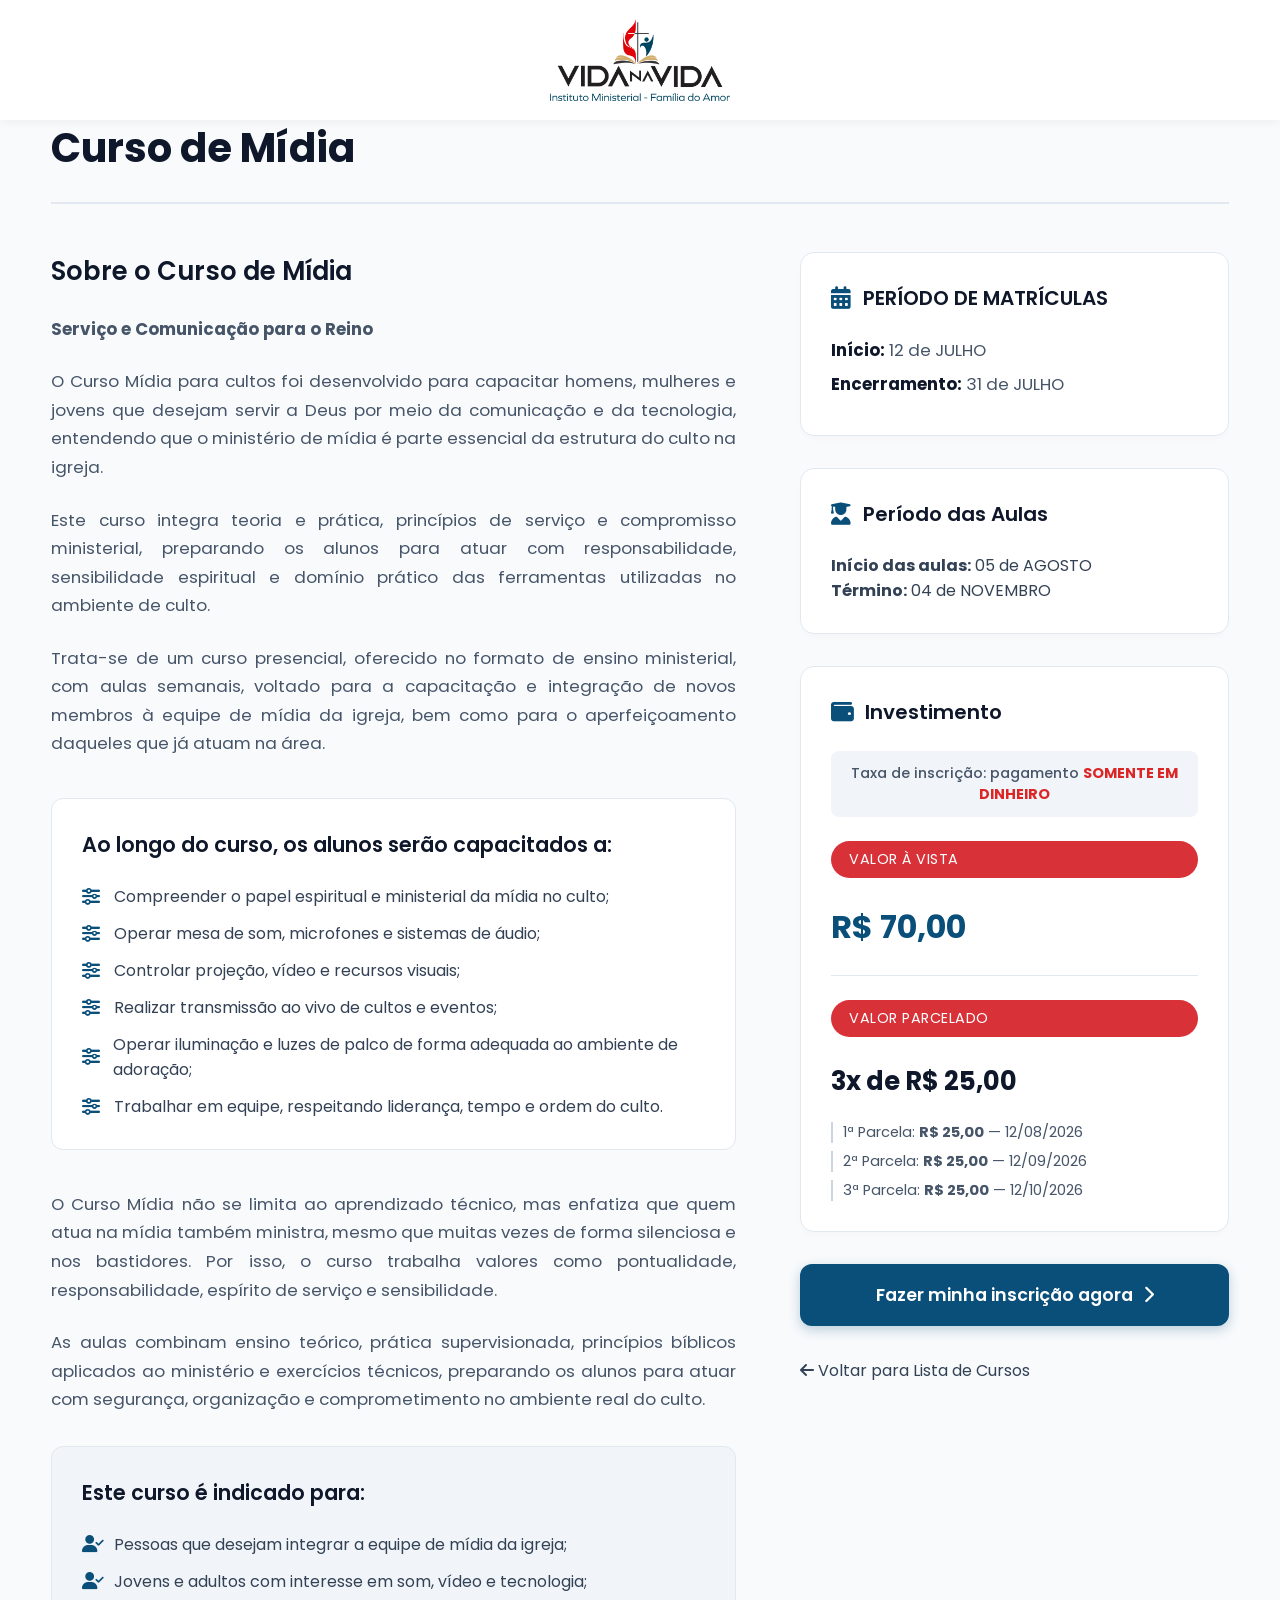
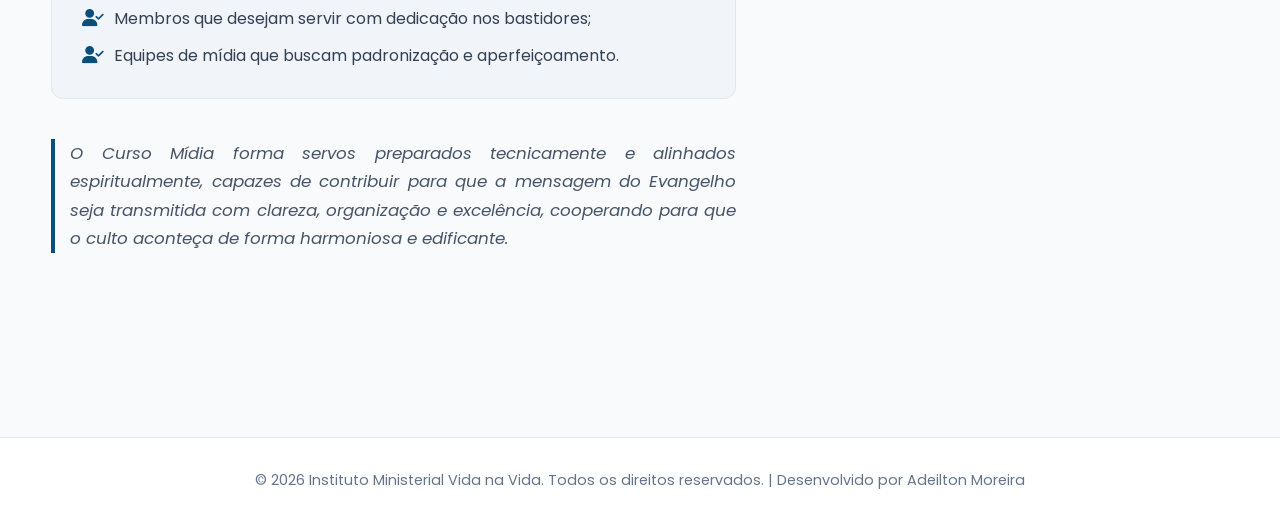
<file: cursos/midia.html>
<!DOCTYPE html>
<html lang="pt-BR">
<head>
    <meta charset="UTF-8">
    <meta http-equiv="X-UA-Compatible" content="IE=edge">
    <meta name="viewport" content="width=device-width, initial-scale=1.0">
    <meta name="theme-color" content="#0A4F7A">

    <link rel="stylesheet" href="../assets/css/reset.css">
    <link rel="stylesheet" href="../assets/css/style.css">
    <link rel="stylesheet" href="../assets/css/responsive.css">
   
    <title>Curso de Mídia - Instituto Ministerial Vida na Vida</title>
    <meta name="description" content="Serviço e Comunicação para o Reino: capacitação técnica e espiritual para o ministério de mídia.">

    <link rel="preconnect" href="https://fonts.googleapis.com">
    <link rel="preconnect" href="https://fonts.gstatic.com" crossorigin>
    <link href="https://fonts.googleapis.com/css2?family=Poppins:wght@300;400;500;600;700&display=swap" rel="stylesheet">
    <link rel="stylesheet" href="https://cdnjs.cloudflare.com/ajax/libs/font-awesome/6.4.0/css/all.min.css">
</head>
<body class="course-page-body">

<header class="header course-header">
    <div class="container header-container header-center">
        <a href="../index.html" class="logo">
            <img src="../assets/images/logo.png" alt="Instituto Ministerial Vida na Vida">
        </a>
    </div>
</header>

<main class="course-main-container container">
    
    <div class="navigation-back">
        <a href="../index.html#cursos" class="btn-back">
            <i class="fa-solid fa-arrow-left"></i> Voltar para lista de cursos
        </a>
    </div>

    <div class="course-title-section">
        <span class="course-badge">Módulo Mídia • Comunicação Ministerial</span>
        <h1>Curso de Mídia</h1>
    </div>

    <div class="course-layout-grid">
        
        <section class="course-details">
            <h2>Sobre o Curso de Mídia</h2>
            <p><strong>Serviço e Comunicação para o Reino</strong></p>
            
            <p>O Curso Mídia para cultos foi desenvolvido para capacitar homens, mulheres e jovens que desejam servir a Deus por meio da comunicação e da tecnologia, entendendo que o ministério de mídia é parte essencial da estrutura do culto na igreja.</p>
            <p>Este curso integra teoria e prática, princípios de serviço e compromisso ministerial, preparando os alunos para atuar com responsabilidade, sensibilidade espiritual e domínio prático das ferramentas utilizadas no ambiente de culto.</p>
            <p>Trata-se de um curso presencial, oferecido no formato de ensino ministerial, com aulas semanais, voltado para a capacitação e integração de novos membros à equipe de mídia da igreja, bem como para o aperfeiçoamento daqueles que já atuam na área.</p>
            
            <div class="programmatic-content">
                <h3>Ao longo do curso, os alunos serão capacitados a:</h3>
                <ul class="programmatic-list">
                    <li><i class="fa-solid fa-sliders"></i> Compreender o papel espiritual e ministerial da mídia no culto;</li>
                    <li><i class="fa-solid fa-sliders"></i> Operar mesa de som, microfones e sistemas de áudio;</li>
                    <li><i class="fa-solid fa-sliders"></i> Controlar projeção, vídeo e recursos visuais;</li>
                    <li><i class="fa-solid fa-sliders"></i> Realizar transmissão ao vivo de cultos e eventos;</li>
                    <li><i class="fa-solid fa-sliders"></i> Operar iluminação e luzes de palco de forma adequada ao ambiente de adoração;</li>
                    <li><i class="fa-solid fa-sliders"></i> Trabalhar em equipe, respeitando liderança, tempo e ordem do culto.</li>
                </ul>
            </div>

            <p>O Curso Mídia não se limita ao aprendizado técnico, mas enfatiza que quem atua na mídia também ministra, mesmo que muitas vezes de forma silenciosa e nos bastidores. Por isso, o curso trabalha valores como pontualidade, responsabilidade, espírito de serviço e sensibilidade.</p>
            <p>As aulas combinam ensino teórico, prática supervisionada, princípios bíblicos aplicados ao ministério e exercícios técnicos, preparando os alunos para atuar com segurança, organização e comprometimento no ambiente real do culto.</p>

            <div class="programmatic-content" style="background-color: #f1f5f9; margin-top: 2rem;">
                <h3>Este curso é indicado para:</h3>
                <ul class="programmatic-list">
                    <li><i class="fa-solid fa-user-check"></i> Pessoas que desejam integrar a equipe de mídia da igreja;</li>
                    <li><i class="fa-solid fa-user-check"></i> Jovens e adultos com interesse em som, vídeo e tecnologia;</li>
                    <li><i class="fa-solid fa-user-check"></i> Membros que desejam servir com dedicação nos bastidores;</li>
                    <li><i class="fa-solid fa-user-check"></i> Equipes de mídia que buscam padronização e aperfeiçoamento.</li>
                </ul>
            </div>
            
            <p class="course-footer-text">O Curso Mídia forma servos preparados tecnicamente e alinhados espiritualmente, capazes de contribuir para que a mensagem do Evangelho seja transmitida com clareza, organização e excelência, cooperando para que o culto aconteça de forma harmoniosa e edificante.</p>
        </section>

        <aside class="course-sidebar">
            
             <div class="sidebar-card date-card">
                <div class="card-icon-header">
                    <i class="fa-solid fa-calendar-days"></i>
                    <h3>PERÍODO DE MATRÍCULAS</h3>
                </div>
                <p><strong>Início:</strong> 12 de JULHO</p>
                <p><strong>Encerramento:</strong> 31 de JULHO</p>
            </div>

            <div class="sidebar-card price-card-box">
                <div class="card-icon-header">
                    <i class="fa-solid pointer fa-user-graduate"></i>              
                    <h3>Período das Aulas</h3>
                </div>
                <p><strong>Início das aulas:</strong> 05 de AGOSTO</p>
                <p><strong>Término:</strong> 04 de NOVEMBRO</p>
            </div>

            <div class="sidebar-card price-card-box">
                <div class="card-icon-header">
                    <i class="fa-solid fa-wallet"></i>
                    <h3>Investimento</h3>
                </div>
                
                <div class="price-notice">
                    Taxa de inscrição: pagamento <span>SOMENTE EM DINHEIRO</span>
                </div>
                
                <div class="price-cash">
                    <span class="price-label">Valor à vista</span>
                    <span class="price-value">R$ 70,00</span>
                </div>
                
                <hr class="card-divider">
                
                <div class="price-installments">
                    <span class="price-label">Valor parcelado</span>
                    <span class="price-value-installment">3x de R$ 25,00</span>
                    
                    <ul class="installments-timeline">
                        <li><span>1ª Parcela:</span> <strong>R$ 25,00</strong> — 12/08/2026</li>
                        <li><span>2ª Parcela:</span> <strong>R$ 25,00</strong> — 12/09/2026</li>
                        <li><span>3ª Parcela:</span> <strong>R$ 25,00</strong> — 12/10/2026</li>
                    </ul>
                </div>
            </div>

           <!-- Botão de Inscrição Modificado -->
			<a href="https://docs.google.com/forms/d/e/1FAIpQLScaEvrH8AYVawrmq9j0-mFyBzKI2x2bvun1iir5S7KSYF_oqw/closedform" id="btn-inscricao-biblia" onclick="verificarInscricao(event)" class="btn-enroll-now">
    Fazer minha inscrição agora <i class="fa-solid fa-chevron-right"></i>
			</a>

<!-- Estrutura do Modal Customizado de Alerta -->
<div id="modal-alerta-inscricao" class="modal-alerta-wrapper" style="display: none;">
    <div class="modal-alerta-card">
        <div class="modal-alerta-header">
            <i id="modal-alerta-icone" class="fa-solid"></i>
            <h3 id="modal-alerta-titulo"></h3>
        </div>
        
        <div class="modal-alerta-body">
            <p id="modal-alerta-texto"></p>
            <p id="modal-alerta-agradecimento" class="modal-alerta-thanks"></p>
        </div>
        
        <div class="modal-alerta-footer">
            <button onclick="fecharModalAlerta()" class="btn-modal-alerta-close">Entendi</button>
        </div>
    </div>
</div>
            
            <a href="../index.html#cursos" class="btn-return-sidebar">
                <i class="fa-solid fa-arrow-left"></i> Voltar para Lista de Cursos
            </a>

        </aside>

    </div>
</main>

<footer class="footer-course-page">
    <div class="container">
        <p>© 2026 Instituto Ministerial Vida na Vida. Todos os direitos reservados. | Desenvolvido por Adeilton Moreira</p>
    </div>
</footer>

<!-- <script>
function verificarInscricao(event) {
    // Definição dos marcos temporais (Julho é o mês 6 no JS)
    const dataInicio = new Date(2026, 6, 12, 0, 0, 0);  // 12 de Julho de 2026
    const dataFim    = new Date(2026, 7, 4, 23, 59, 59); // 4 de Agosto de 2026
    const dataAtual  = new Date();

    const modal = document.getElementById("modal-alerta-inscricao");
    const icone = document.getElementById("modal-alerta-icone");
    const titulo = document.getElementById("modal-alerta-titulo");
    const texto = document.getElementById("modal-alerta-texto");
    const agradecimento = document.getElementById("modal-alerta-agradecimento");

    if (dataAtual < dataInicio) {
        event.preventDefault(); // Impede abertura do formulário
        
        // Configura o conteúdo para antes do período
        icone.className = "fa-solid fa-calendar-clock";
        titulo.innerText = "Inscrições Brevemente";
        texto.innerHTML = "Esta opção ficará disponível entre os dias <strong>12 de Julho e 31 de Julho de 2026</strong>.<br><br>Anote esse período em sua agenda e venha realizar sua inscrição!";
        agradecimento.innerText = "Agradecemos imensamente pelo seu interesse em nosso instituto.";
        
        modal.style.display = "flex";
    } 
    else if (dataAtual > dataFim) {
        event.preventDefault(); // Impede abertura do formulário
        
        // Configura o conteúdo para após o período
        icone.className = "fa-solid fa-calendar-xmark";
        titulo.innerText = "Período Encerrado";
        texto.innerHTML = "O período de inscrições para este módulo se encerrou no dia 04 de Agosto de 2026.";
        agradecimento.innerText = "Agradecemos pelo seu interesse. Que Deus abençoe a sua vida.";
        
        modal.style.display = "flex";
    }
    // Se estiver no período correto, o script não interfere e abre o link normalmente
}

function fecharModalAlerta() {
    document.getElementById("modal-alerta-inscricao").style.display = "none";
}
</script> -->

</body>
</html>
</file>
<file: assets/css/style.css>
/*==========================================================
    LOADER
==========================================================*/

#loader{

    position:fixed;

    inset:0;

    width:100%;

    height:100vh;

    background:linear-gradient(
        135deg,
        #ffffff 0%,
        #f6f8fb 100%
    );

    display:flex;

    justify-content:center;

    align-items:center;

    z-index:99999;

    transition:opacity .8s ease,
               visibility .8s ease;

}

/* Força o desaparecimento completo do loader quando a classe for injetada */
#loader.hidden {
    opacity: 0 !important;
    visibility: hidden !important;
    pointer-events: none !important;
    transition: all 0.5s ease;
}



.loader-container{

    display:flex;

    flex-direction:column;

    align-items:center;

    justify-content:center;

    text-align:center;

    gap:1.5rem;

    width:min(90%,420px);

}

.loader-logo{

    width:170px;

    max-width:80%;

    animation:logoFloat 3s ease infinite;

}

.loader-line{

    width:220px;

    max-width:100%;

    height:5px;

    background:#d9d9d9;

    border-radius:100px;

    overflow:hidden;

}

.loader-line span{

    display:block;

    width:40%;

    height:100%;

    background:linear-gradient(
        90deg,
        #C89C4A,
        #0A4F7A,
        #D7262E
    );

    animation:loadingBar 1.4s infinite;

}

.loader-text{

    font-family:'Montserrat',sans-serif;

    color:#555;

    font-size:1rem;

    letter-spacing:.5px;

}

/*==========================================================
    HERO
==========================================================*/

.hero{

    position:relative;

    min-height:100vh;

    display:flex;

    align-items:center;

    overflow:hidden;

    background:

    linear-gradient(
    135deg,
    #ffffff 0%,
    #eef6fb 100%);

}

.container{

    width:min(1280px,92%);

    margin:auto;

}

.hero-container{

    display:grid;

    grid-template-columns:1fr 1fr;

    align-items:center;

    gap:5rem;

}

.hero-content{

    z-index:2;

}

.hero-tag{

    display:inline-block;

    background:#C89C4A;

    color:#fff;

    padding:10px 20px;

    border-radius:30px;

    font-size:.9rem;

    font-weight:600;

    margin-bottom:30px;

}

.hero h1{

    font-family:'Poppins',sans-serif;

    font-size:clamp(2.8rem,6vw,5rem);

    color:#073B5A;

    line-height:1.15;

    margin-bottom:25px;

}

.hero h1 span{

    display:block;

    color:#D7262E;

}

.hero p{

    max-width:600px;

    font-size:1.1rem;

    color:#555;

    line-height:1.9;

    margin-bottom:40px;

}

.hero-buttons{

    display:flex;

    gap:20px;

    flex-wrap:wrap;

}

.btn{

    text-decoration:none;

    padding:18px 34px;

    border-radius:50px;

    font-weight:600;

    transition:.35s;

}

.btn-primary{

    background:#0A4F7A;

    color:#fff;

}

.btn-primary:hover{

    transform:translateY(-5px);

    box-shadow:0 20px 35px rgba(0,0,0,.15);

}

.btn-secondary{

    border:2px solid #0A4F7A;

    color:#0A4F7A;

}

.btn-secondary:hover{

    background:#0A4F7A;

    color:#fff;

}

.hero-image{

    display:flex;

    justify-content:center;

    align-items:center;

}

.hero-image img{

    width:100%;

    max-width:560px;

    animation:floatHero 6s ease-in-out infinite;

}

.scroll-indicator{

    position:absolute;

    bottom:35px;

    left:50%;

    transform:translateX(-50%);

    display:flex;

    flex-direction:column;

    align-items:center;

    gap:10px;

    color:#666;

    font-size:.9rem;

}

/*==========================================================
    HEADER
==========================================================*/

.header{

    position:fixed;

    top:0;

    left:0;

    width:100%;

    z-index:9990;

    transition:.4s;

}

.header.scrolled{

    background:#ffffff;

    box-shadow:0 10px 30px rgba(0,0,0,.08);

}

.header-container{

    height:90px;

    display:flex;

    justify-content:space-between;

    align-items:center;

}

.logo img{

    width:180px;

    display:block;

}

.nav-list{

    display:flex;

    gap:2.5rem;

    list-style:none;

}

.nav-list a{

    text-decoration:none;

    color:#073B5A;

    font-weight:600;

    position:relative;

    transition:.3s;

}

.nav-list a::after{

    content:"";

    position:absolute;

    bottom:-6px;

    left:0;

    width:0;

    height:2px;

    background:#D7262E;

    transition:.3s;

}

.nav-list a:hover::after{

    width:100%;

}

.btn-header{

    background:#D7262E;

    color:#fff;

    padding:14px 28px;

    border-radius:50px;

    text-decoration:none;

    font-weight:600;

    transition:.3s;

}

.btn-header:hover{

    background:#0A4F7A;

}

.menu-toggle{

    display:none;

    background:none;

    border:none;

    cursor:pointer;

}

.menu-toggle span{

    display:block;

    width:28px;

    height:3px;

    margin:6px;

    background:#073B5A;

}

/*==========================================================
    SOBRE O INSTITUTO
==========================================================*/

.about{

    padding:7rem 0;

    background:#ffffff;

}

.about-grid{

    display:grid;

    grid-template-columns:1fr 1fr;

    gap:5rem;

    align-items:center;

}

.about-image{

    position:relative;

}

.about-image img{

    width:100%;

    border-radius:24px;

    display:block;

    box-shadow:0 25px 60px rgba(0,0,0,.12);

}

.about-badge{

    position:absolute;

    bottom:30px;

    left:30px;

    background:#ffffff;

    padding:18px 24px;

    border-radius:14px;

    display:flex;

    align-items:center;

    gap:15px;

    box-shadow:0 20px 45px rgba(0,0,0,.12);

}

.about-badge i{

    color:#D7262E;

    font-size:1.5rem;

}

.section-tag{

    display:inline-block;

    background:#0A4F7A;

    color:#fff;

    padding:10px 22px;

    border-radius:40px;

    font-size:.9rem;

    margin-bottom:25px;

}

.about-content h2{

    font-size:clamp(2rem,5vw,3.4rem);

    color:#073B5A;

    line-height:1.2;

    margin-bottom:25px;

}

.about-content h2 span{

    display:block;

    color:#D7262E;

}

.about-content p{

    color:#555;

    line-height:1.9;

    margin-bottom:22px;

}

.about-items{

    display:grid;

    gap:20px;

    margin:40px 0;

}

.about-card{

    display:flex;

    gap:20px;

    align-items:flex-start;

    background:#f8fafc;

    padding:22px;

    border-radius:18px;

    transition:.35s;

}

.about-card:hover{

    transform:translateY(-6px);

    box-shadow:0 20px 40px rgba(0,0,0,.08);

}

.about-card i{

    width:60px;

    height:60px;

    display:flex;

    justify-content:center;

    align-items:center;

    border-radius:50%;

    background:#0A4F7A;

    color:#fff;

    font-size:1.3rem;

    flex-shrink:0;

}

.about-card h3{

    color:#073B5A;

    margin-bottom:8px;

}

.about-card{

    opacity:0;

    transform:translateY(40px);

}

.about-card.show{

    opacity:1;

    transform:translateY(0);

    transition:.7s ease;

}

/*==========================================================
    DIFERENCIAIS
==========================================================*/

.features{

    padding:7rem 0;

    background:linear-gradient(
        180deg,
        #f7f9fc 0%,
        #ffffff 100%
    );

}

.section-header{

    max-width:760px;

    margin:0 auto 4rem;

    text-align:center;

}

.section-header h2{

    font-size:clamp(2rem,5vw,3.3rem);

    color:#073B5A;

    margin:20px 0;

    line-height:1.2;

}

.section-header h2 span{

    color:#D7262E;

}

.section-header p{

    color:#666;

    line-height:1.8;

}

.features-grid{

    display:grid;

    grid-template-columns:repeat(auto-fit,minmax(270px,1fr));

    gap:2rem;

}

.feature-card{

    background:#ffffff;

    border-radius:24px;

    padding:2.5rem;

    text-align:center;

    transition:.35s;

    box-shadow:0 15px 40px rgba(0,0,0,.06);

    border:1px solid rgba(10,79,122,.08);

    position:relative;

    overflow:hidden;

}

.feature-card::before{

    content:"";

    position:absolute;

    top:0;

    left:0;

    width:100%;

    height:5px;

    background:linear-gradient(
        90deg,
        #0A4F7A,
        #C89C4A,
        #D7262E
    );

}

.feature-card:hover{

    transform:translateY(-10px);

    box-shadow:0 25px 60px rgba(0,0,0,.12);

}

.feature-icon{

    width:90px;

    height:90px;

    margin:0 auto 1.8rem;

    border-radius:50%;

    display:flex;

    justify-content:center;

    align-items:center;

    background:linear-gradient(
        135deg,
        #0A4F7A,
        #15689c
    );

    color:#fff;

    font-size:2rem;

    transition:.35s;

}

.feature-card:hover .feature-icon{

    transform:rotateY(180deg);

    background:linear-gradient(
        135deg,
        #D7262E,
        #C89C4A
    );

}

.feature-card h3{

    color:#073B5A;

    margin-bottom:1rem;

    font-size:1.3rem;

}

.feature-card p{

    color:#666;

    line-height:1.8;

}

/*==========================================================
    CURSOS
==========================================================*/

.courses{

    padding:8rem 0;

    background:

    linear-gradient(
    180deg,
    #ffffff 0%,
    #f7f9fc 100%);

}

.courses-grid{

    display:grid;

    grid-template-columns:
    repeat(auto-fit,minmax(340px,1fr));

    gap:2rem;

}

.course-card{

    background:#fff;

    border-radius:22px;

    overflow:hidden;

    text-decoration:none;

    color:inherit;

    transition:.4s;

    position:relative;

    box-shadow:0 15px 35px rgba(0,0,0,.08);

}

.course-card:hover{

    transform:translateY(-12px);

    box-shadow:0 30px 60px rgba(0,0,0,.15);

}

.course-image{

    position:relative;

    overflow:hidden;

    aspect-ratio:16/10;

}

.course-image img{

    width:100%;

    height:100%;

    object-fit:cover;

    transition:.7s;

}

.course-card:hover img{

    transform:scale(1.10);

}

.course-category{

    position:absolute;

    top:20px;

    left:20px;

    background:#0A4F7A;

    color:#fff;

    padding:8px 18px;

    border-radius:40px;

    font-size:.8rem;

}

.course-content{

    padding:2rem;

}

.course-content h3{

    color:#073B5A;

    margin-bottom:15px;

    font-size:1.5rem;

}

.course-content p{

    color:#666;

    line-height:1.8;

    margin-bottom:20px;

}

.course-content ul{

    list-style:none;

    display:grid;

    gap:12px;

    margin-bottom:25px;

}

.course-content li{

    color:#555;

}

.course-content i{

    color:#D7262E;

}

.course-button{

    display:flex;

    justify-content:space-between;

    align-items:center;

    font-weight:700;

    color:#0A4F7A;

}

.course-card::before{

    content:"";

    position:absolute;

    top:0;

    left:-120%;

    width:70%;

    height:100%;

    background:

    linear-gradient(

    120deg,

    transparent,

    rgba(255,255,255,.45),

    transparent);

    transition:.8s;

}

.course-card:hover::before{

    left:150%;

}


.course-card{

    opacity:0;

    transform:translateY(70px);

}

.course-card.show{

    opacity:1;

    transform:translateY(0);

    transition:.8s;

}


/*==========================================================
    MATRÍCULAS
==========================================================*/

.enrollment{

    padding:8rem 0;

    background:

    linear-gradient(
        135deg,
        #0A4F7A,
        #073B5A
    );

    color:#ffffff;

}

.enrollment-box{

    display:grid;

    grid-template-columns:2fr 1fr;

    gap:4rem;

    align-items:center;

}

.enrollment h2{

    font-size:clamp(2rem,5vw,3.5rem);

    margin:25px 0;

    line-height:1.2;

}

.enrollment h2 span{

    color:#C89C4A;

}

.enrollment p{

    line-height:1.8;

    opacity:.95;

    max-width:700px;

}

.enrollment-info{

    margin-top:3rem;

    display:grid;

    grid-template-columns:repeat(2,1fr);

    gap:25px;

}

.info-item{

    display:flex;

    gap:18px;

    align-items:flex-start;

}

.info-item i{

    width:60px;

    height:60px;

    border-radius:50%;

    background:#ffffff;

    color:#0A4F7A;

    display:flex;

    justify-content:center;

    align-items:center;

    font-size:1.4rem;

}

.info-item strong{

    display:block;

    margin-bottom:5px;

}

.info-item span{

    color:#f2f2f2;

}

.price-card{

    background:#ffffff;

    color:#073B5A;

    padding:3rem;

    border-radius:24px;

    text-align:center;

    box-shadow:0 30px 70px rgba(0,0,0,.25);

    position:relative;

    overflow:hidden;

}

.price-card::before{

    content:"";

    position:absolute;

    top:0;

    left:0;

    width:100%;

    height:8px;

    background:linear-gradient(
        90deg,
        #D7262E,
        #C89C4A
    );

}

.price-label{

    display:inline-block;

    background:#D7262E;

    color:#fff;

    padding:8px 18px;

    border-radius:40px;

    margin-bottom:20px;

}

.price-card h3{

    font-size:3rem;

    color:#0A4F7A;

    margin-bottom:15px;

}

.price-card p{

    color:#666;

    margin-bottom:35px;

}

.btn-enroll{

    display:block;

    background:#D7262E;

    color:#fff;

    text-decoration:none;

    padding:18px;

    border-radius:50px;

    font-weight:700;

    transition:.35s;

}

.btn-enroll:hover{

    background:#0A4F7A;

    transform:translateY(-5px);

}

.price-card small{

    display:block;

    margin-top:20px;

    color:#777;

}


/*==========================================================
    DEPOIMENTOS
==========================================================*/

.testimonials{

    padding:8rem 0;

    background:#f8fafc;

}

.testimonial-slider{

    display:flex;

    align-items:center;

    justify-content:center;

    gap:2rem;

}

.testimonial-wrapper{

    max-width:760px;

    width:100%;

    position:relative;

    overflow:hidden;

}

.testimonial{

    display:none;

    background:#ffffff;

    border-radius:24px;

    padding:3.5rem;

    text-align:center;

    box-shadow:0 25px 60px rgba(0,0,0,.08);

}

.testimonial.active{

    display:block;

    animation:fadeSlide .7s;

}

.stars{

    color:#C89C4A;

    font-size:1.4rem;

    margin-bottom:25px;

    letter-spacing:4px;

}

.testimonial p{

    font-size:1.1rem;

    line-height:1.9;

    color:#555;

    margin-bottom:35px;

    font-style:italic;

}

.testimonial img{

    width:90px;

    height:90px;

    border-radius:50%;

    object-fit:cover;

    margin:auto;

    margin-bottom:20px;

    border:5px solid #0A4F7A;

}

.testimonial h3{

    color:#073B5A;

}

.testimonial span{

    color:#777;

}

.slider-btn{

    width:60px;

    height:60px;

    border:none;

    border-radius:50%;

    background:#0A4F7A;

    color:#fff;

    cursor:pointer;

    transition:.3s;

}

.slider-btn:hover{

    background:#D7262E;

}

.slider-dots{

    display:flex;

    justify-content:center;

    gap:12px;

    margin-top:35px;

}

.dot{

    width:14px;

    height:14px;

    border-radius:50%;

    background:#ccc;

    cursor:pointer;

}

.dot.active{

    background:#D7262E;

}

@keyframes fadeSlide{

    from{

        opacity:0;

        transform:translateX(40px);

    }

    to{

        opacity:1;

        transform:translateX(0);

    }

}

/*==========================================================
    FAQ
==========================================================*/

.faq{

    padding:8rem 0;

    background:#ffffff;

}

.faq-container{

    max-width:900px;

    margin:auto;

}

.faq-item{

    margin-bottom:20px;

    border-radius:18px;

    overflow:hidden;

    background:#f8fafc;

    border:1px solid rgba(10,79,122,.08);

    transition:.35s;

}

.faq-item:hover{

    box-shadow:0 15px 35px rgba(0,0,0,.08);

}

.faq-question{

    width:100%;

    background:none;

    border:none;

    padding:25px 30px;

    display:flex;

    justify-content:space-between;

    align-items:center;

    cursor:pointer;

    font-size:1.1rem;

    font-weight:600;

    color:#073B5A;

    text-align:left;

}

.faq-question i{

    transition:.35s;

    color:#D7262E;

}

.faq-answer{

    max-height:0;

    overflow:hidden;

    transition:max-height .45s ease;

}

.faq-answer p{

    padding:0 30px 30px;

    color:#666;

    line-height:1.8;

}

.faq-item.active .faq-answer{

    max-height:300px;

}

.faq-item.active .faq-question i{

    transform:rotate(45deg);

}

/*==========================================================
    CTA FINAL
==========================================================*/

.cta{

    position:relative;

    padding:8rem 0;

    overflow:hidden;

    background:
    linear-gradient(
        135deg,
        #073B5A 0%,
        #0A4F7A 45%,
        #0E6EA8 100%
    );

}

.cta-overlay{

    position:absolute;

    inset:0;

    background:
    radial-gradient(circle at top right,
    rgba(200,156,74,.18),
    transparent 40%),

    radial-gradient(circle at bottom left,
    rgba(215,38,46,.12),
    transparent 35%);

}

.cta-content{

    position:relative;

    z-index:2;

    max-width:900px;

    margin:auto;

    text-align:center;

    color:#fff;

}

.cta h2{

    margin:25px 0;

    font-size:clamp(2.2rem,5vw,4rem);

    line-height:1.2;

}

.cta h2 span{

    display:block;

    color:#C89C4A;

}

.cta p{

    max-width:760px;

    margin:0 auto 45px;

    font-size:1.15rem;

    line-height:1.9;

    opacity:.95;

}

.cta-benefits{

    display:grid;

    grid-template-columns:repeat(2,1fr);

    gap:20px;

    margin-bottom:45px;

}

.cta-item{

    display:flex;

    align-items:center;

    justify-content:center;

    gap:15px;

    padding:20px;

    background:rgba(255,255,255,.08);

    backdrop-filter:blur(8px);

    border:1px solid rgba(255,255,255,.12);

    border-radius:16px;

    transition:.35s;

}

.cta-item:hover{

    transform:translateY(-6px);

    background:rgba(255,255,255,.14);

}

.cta-item i{

    font-size:1.4rem;

    color:#C89C4A;

}

.btn-cta{

    display:inline-flex;

    align-items:center;

    gap:14px;

    padding:22px 42px;

    border-radius:60px;

    background:#25D366;

    color:#fff;

    text-decoration:none;

    font-weight:700;

    font-size:1.1rem;

    transition:.35s;

    box-shadow:0 20px 40px rgba(0,0,0,.25);

}

.btn-cta:hover{

    transform:translateY(-6px);

    box-shadow:0 30px 60px rgba(0,0,0,.35);

}

.btn-cta i{

    font-size:1.4rem;

}

.cta small{

    display:block;

    margin-top:30px;

    opacity:.8;

}


/*==========================================================
    FOOTER
==========================================================*/

.footer{

    background:#062D45;

    color:#fff;

    padding:5rem 0 2rem;

}

.footer-top{

    display:grid;

    grid-template-columns:2fr 1fr 1fr 1fr;

    gap:3rem;

    margin-bottom:4rem;

}

.footer-brand img{

    width:220px;

    margin-bottom:25px;

}

.footer-brand p{

    color:#d8d8d8;

    line-height:1.8;

}

.footer-column h3{

    margin-bottom:20px;

    color:#C89C4A;

}

.footer-column ul{

    list-style:none;

}

.footer-column li{

    margin-bottom:14px;

}

.footer-column a{

    color:#dcdcdc;

    text-decoration:none;

    transition:.3s;

}

.footer-column a:hover{

    color:#C89C4A;

}

.footer-column i{

    width:24px;

    color:#C89C4A;

}

.footer-social{

    display:flex;

    gap:15px;

    margin-top:30px;

}

.footer-social a{

    width:46px;

    height:46px;

    border-radius:50%;

    background:rgba(255,255,255,.08);

    display:flex;

    justify-content:center;

    align-items:center;

    color:#fff;

    transition:.35s;

}

.footer-social a:hover{

    background:#D7262E;

    transform:translateY(-5px);

}

.footer-map{

    margin:3rem 0;

    border-radius:20px;

    overflow:hidden;

}

.footer-map iframe{

    width:100%;

    height:350px;

    border:none;

}

.footer-bottom{

    border-top:1px solid rgba(255,255,255,.12);

    padding-top:30px;

    display:flex;

    justify-content:space-between;

    flex-wrap:wrap;

    gap:15px;

    color:#bbb;

}


#backToTop{

position:fixed;

right:30px;

bottom:30px;

width:55px;

height:55px;

border:none;

border-radius:50%;

background:#D7262E;

color:#fff;

cursor:pointer;

opacity:0;

visibility:hidden;

transition:.35s;

z-index:999;

box-shadow:0 15px 30px rgba(0,0,0,.2);

}

#backToTop.show{

opacity:1;

visibility:visible;

}

#backToTop:hover{

background:#0A4F7A;

transform:translateY(-6px);

}

/* Centralização do Cabeçalho */
.header-container.header-center {
    display: flex !important;
    justify-content: center !important;
    align-items: center !important;
    text-align: center !important;
    width: 100%;
}

.header-center .logo {
    margin: 0 auto !important;
    display: inline-block;
}


/* Estilização da Divisão de Módulos */
.courses-separator {
    border: 0;
    height: 1px;
    background: linear-gradient(to right, transparent, var(--color-primary, #0A4F7A), transparent);
    margin: 5rem 0 4rem 0;
    opacity: 0.5;
}

.module-two-header {
    margin-bottom: 3rem;
}




.scroll-indicator span {
    font-size: 1.5rem !important; /* Aumenta em 50% o tamanho base */
    display: block; /* Garante o alinhamento correto com o ícone abaixo */
    margin-bottom: 5px; /* Ajusta o espaçamento sutil entre o texto e a seta */
}


/* Ajuste de dimensões para a logo do rodapé */
.footer-logo {
    max-width: 180px; /* Altere este valor para o tamanho ideal da sua nova logo */
    height: auto;
    display: block;
    margin-bottom: 1.5rem;
}


/* ==========================================================
   ESTILIZAÇÃO DO RODAPÉ CENTRALIZADO
=========================================================== */
.footer {
    background-color: #0f172a; /* Ajuste para a cor de fundo do seu projeto */
    padding: 5rem 0 2rem 0;
    color: #ffffff;
    text-align: center;
}

.footer-container-center {
    display: flex;
    flex-direction: column;
    align-items: center;
    gap: 3rem;
    max-width: 800px; /* Limita a largura para o texto não ficar muito espalhado */
    margin: 0 auto;
}

.footer-brand-center, 
.footer-column-center, 
.footer-map-center, 
.footer-bottom-center {
    width: 100%;
    display: flex;
    flex-direction: column;
    align-items: center;
    text-align: center;
}

/* Logo do Rodapé */
.footer-logo {
    max-width: 180px;
    height: auto;
    margin-bottom: 1.5rem;
}

/* Descrição abaixo da logo */
.footer-description {
    font-size: 1rem;
    line-height: 1.6;
    color: #cbd5e1;
    max-width: 600px;
    margin: 0 auto;
}

/* Título da seção de contato */
.footer-column-center h3 {
    font-size: 1.3rem;
    margin-bottom: 1rem;
    color: #ffffff;
    position: relative;
}

/* Lista de contatos limpa e centralizada */
.footer-contact-list {
    list-style: none;
    padding: 0;
    margin: 0;
    display: flex;
    flex-direction: column;
    align-items: center;
    gap: 0.8rem;
}

.footer-contact-list li {
    font-size: 1rem;
    color: #cbd5e1;
    display: flex;
    align-items: center;
    gap: 10px;
}

.footer-contact-list li i {
    color: var(--color-primary, #0A4F7A);
}

/* Ajuste do Mapa */
.footer-map-center {
    max-width: 700px;
}

.footer-map-center iframe {
    width: 100%;
    height: 300px;
    border: 0;
    border-radius: 8px;
}

/* Faixa de copyright inferior */
.footer-bottom-center {
    margin-top: 2rem;
    padding-top: 2rem;
    border-top: 1px solid rgba(255, 255, 255, 0.1);
    font-size: 0.9rem;
    color: #94a3b8;
    gap: 0.5rem;
}

/* ==========================================================
   AJUSTES SEÇÃO SOBRE (IMAGEM MENOR E POP-UP)
=========================================================== */

/* Redução controlada da imagem institucional */
.about-image-reduced {
    max-width: 65% !important; /* Diminui o tamanho da imagem conforme solicitado */
    margin: 0 auto;
}
.about-image-reduced img {
    width: 100%;
    height: auto;
    border-radius: 12px;
    box-shadow: 0 10px 30px rgba(0, 0, 0, 0.15);
}

/* Estilização do Card/Botão Único */
.mvv-trigger-btn {
    display: flex;
    align-items: center;
    justify-content: space-around;
    width: 100%;
    max-width: 550px;
    background: #ffffff;
    border: 2px solid #e2e8f0;
    padding: 18px 25px;
    border-radius: 12px;
    cursor: pointer;
    margin-top: 2rem;
    transition: all 0.3s ease;
    box-shadow: 0 4px 6px -1px rgba(0, 0, 0, 0.05);
}

.mvv-trigger-btn:hover {
    border-color: #0A4F7A; /* Cor primária do seu tema */
    transform: translateY(-3px);
    box-shadow: 0 10px 15px -3px rgba(0, 0, 0, 0.1);
}

.mvv-item {
    font-size: 1.1rem;
    font-weight: 600;
    color: #0A4F7A;
    display: flex;
    align-items: center;
    gap: 10px;
}

.mvv-item i {
    font-size: 1.2rem;
}

.mvv-divider {
    color: #cbd5e1;
    font-weight: 300;
}

/* ESTRUTURA DO POP-UP (MODAL) */
.mvv-modal {
    display: none; /* Oculto por padrão */
    position: fixed;
    z-index: 9999;
    left: 0;
    top: 0;
    width: 100%;
    height: 100%;
    background-color: rgba(15, 23, 42, 0.75); /* Fundo escurecido suave */
    backdrop-filter: blur(4px);
    align-items: center;
    justify-content: center;
    padding: 20px;
}

.mvv-modal.active {
    display: flex; /* Exibido quando ativo */
}

.mvv-modal-content {
    background-color: #f8fafc;
    padding: 40px;
    border-radius: 16px;
    width: 100%;
    max-width: 650px;
    position: relative;
    box-shadow: 0 25px 50px -12px rgba(0, 0, 0, 0.25);
    animation: modalFadeIn 0.4s ease-out;
    max-height: 90vh;
    overflow-y: auto;
}

@keyframes modalFadeIn {
    from { opacity: 0; transform: translateY(-30px); }
    to { opacity: 1; transform: translateY(0); }
}

/* Botão Fechar (X) */
.mvv-modal-close {
    position: absolute;
    top: 15px;
    right: 20px;
    font-size: 2rem;
    background: none;
    border: none;
    color: #64748b;
    cursor: pointer;
    transition: color 0.2s;
}

.mvv-modal-close:hover {
    color: #ef4444;
}

.modal-main-title {
    text-align: center;
    font-size: 1.6rem;
    color: #0f172a;
    margin-bottom: 2rem;
    font-weight: 700;
}

/* Cards internos do Pop-up (Mantendo a identidade visual do seu print original) */
.modal-cards-container {
    display: flex;
    flex-direction: column;
    gap: 1.5rem;
}

.modal-card-item {
    display: flex;
    gap: 20px;
    background: #ffffff;
    padding: 20px;
    border-radius: 12px;
    box-shadow: 0 4px 6px -1px rgba(0, 0, 0, 0.05);
    border-left: 5px solid #0A4F7A;
}

.modal-card-icon {
    font-size: 1.5rem;
    color: #0A4F7A;
    margin-top: 3px;
}

.modal-card-text h3 {
    font-size: 1.2rem;
    color: #0A4F7A;
    margin-bottom: 8px;
    font-weight: 600;
}

.modal-card-text p {
    font-size: 0.95rem;
    line-height: 1.5;
    color: #334155;
    margin: 0;
}

/* Responsividade do Botão no Mobile */
@media (max-width: 576px) {
    .mvv-trigger-btn {
        flex-direction: column;
        gap: 12px;
        padding: 15px;
    }
    .mvv-divider {
        display: none;
    }
    .about-image-reduced {
        max-width: 90% !important;
    }
    .mvv-modal-content {
        padding: 25px 15px;
    }
    .modal-card-item {
        flex-direction: column;
        gap: 10px;
    }
}

/* ==========================================================
   AJUSTE DE PROPORÇÃO E ALTURA DA LOGO DO HERO
=========================================================== */

/* Container do lado direito do Hero */
.hero-image {
    display: flex;
    align-items: center;     /* Alinha verticalmente ao centro com o texto */
    justify-content: center; /* Centraliza horizontalmente no espaço reservado */
    width: 100%;
}

/* Regra para igualar a altura e melhorar a estética */
.hero-logo-main {
    max-height: 380px;       /* Teto baseado na altura média do bloco de texto */
    width: auto;             /* Mantém a largura proporcional automática */
    height: auto;
    object-fit: contain;     /* Garante que a imagem não sofra distorções */
}

/* ==========================================================
   ESTILIZAÇÃO DO POP-UP (MODAL RESPONSIVO)
=========================================================== */

/* Container Principal (Oculto por padrão) */
.mvv-modal {
    display: none; 
    position: fixed;
    z-index: 9999;
    left: 0;
    top: 0;
    width: 100%;
    height: 100%;
    background-color: rgba(15, 23, 42, 0.75); /* Fundo escuro transparente */
    backdrop-filter: blur(5px); /* Desfoque de fundo elegante */
    align-items: center;
    justify-content: center;
    padding: 20px;
}

/* Classe ativada via JavaScript */
.mvv-modal.active {
    display: flex;
}

/* Caixa Branca do Conteúdo */
.mvv-modal-content {
    background-color: #f8fafc;
    padding: 40px;
    border-radius: 16px;
    width: 100%;
    max-width: 655px;
    position: relative;
    box-shadow: 0 25px 50px -12px rgba(0, 0, 0, 0.3);
    max-height: 90vh;
    overflow-y: auto; /* Permite scroll interno se a tela for muito pequena */
    animation: modalSlideUp 0.4s cubic-bezier(0.16, 1, 0.3, 1);
}

/* Animação de Surgimento */
@keyframes modalSlideUp {
    from { opacity: 0; transform: translateY(30px); }
    to { opacity: 1; transform: translateY(0); }
}

/* Botão Fechar (X) */
.mvv-modal-close {
    position: absolute;
    top: 15px;
    right: 20px;
    font-size: 2rem;
    background: none;
    border: none;
    color: #64748b;
    cursor: pointer;
    transition: color 0.2s ease;
}

.mvv-modal-close:hover {
    color: #ef4444;
}

/* Título de Cima */
.modal-main-title {
    text-align: center;
    font-size: 1.7rem;
    color: #0A4F7A; /* Cor de Identidade do Instituto */
    margin-bottom: 2rem;
    font-weight: 700;
}

/* Container dos itens internos */
.modal-cards-container {
    display: flex;
    flex-direction: column;
    gap: 1.5rem;
}

/* Cards de Conteúdo Individual */
.modal-card-item {
    display: flex;
    gap: 20px;
    background: #ffffff;
    padding: 22px;
    border-radius: 12px;
    box-shadow: 0 4px 6px -1px rgba(0, 0, 0, 0.05);
    border-left: 5px solid #0A4F7A; /* Linha de destaque lateral */
    transition: transform 0.2s ease;
}

.modal-card-item:hover {
    transform: scale(1.01);
}

/* Ícones */
.modal-card-icon {
    font-size: 1.6rem;
    color: #0A4F7A;
    margin-top: 2px;
}

/* Textos internos */
.modal-card-text h3 {
    font-size: 1.25rem;
    color: #0A4F7A;
    margin-bottom: 8px;
    font-weight: 600;
}

.modal-card-text p {
    font-size: 0.98rem;
    line-height: 1.6;
    color: #334155;
    margin: 0;
}

/* ==========================================================
   RESPONSIVIDADE DO POP-UP (TELAS MENORES)
=========================================================== */
@media (max-width: 576px) {
    .mvv-modal-content {
        padding: 30px 20px 20px 20px;
    }

    .modal-card-item {
        flex-direction: column; /* Joga o ícone para cima do texto no celular */
        gap: 10px;
        padding: 15px;
    }

    .modal-card-icon {
        font-size: 1.4rem;
    }
}

/* ==========================================================
   ESTILIZAÇÃO DAS PÁGINAS INDIVIDUAIS DOS CURSOS
=========================================================== */
.course-page-body {
    background-color: #f8fafc;
    color: #334155;
    font-family: 'Poppins', sans-serif;
}

.course-header {
    background-color: #ffffff;
    box-shadow: 0 2px 10px rgba(0,0,0,0.05);
    padding: 15px 0;
    margin-bottom: 2rem;
}

.course-main-container {
    padding-top: 1rem;
    padding-bottom: 5rem;
}

/* Botão Voltar */
.navigation-back {
    margin-bottom: 2rem;
}

.btn-back {
    display: inline-flex;
    align-items: center;
    gap: 8px;
    color: #64748b;
    text-decoration: none;
    font-weight: 500;
    font-size: 0.95rem;
    transition: color 0.2s ease;
}

.btn-back:hover {
    color: #0A4F7A;
}

/* Seção do Título */
.course-title-section {
    margin-bottom: 3rem;
    border-bottom: 2px solid #e2e8f0;
    padding-bottom: 1.5rem;
}

.course-badge {
    display: inline-block;
    background-color: rgba(10, 79, 122, 0.1);
    color: #0A4F7A;
    padding: 6px 16px;
    border-radius: 20px;
    font-size: 0.85rem;
    font-weight: 600;
    margin-bottom: 0.8rem;
    text-transform: uppercase;
    letter-spacing: 0.5px;
}

.course-title-section h1 {
    font-size: 2.5rem;
    color: #0f172a;
    font-weight: 700;
}

/* Grid Layout de Conteúdo */
.course-layout-grid {
    display: grid;
    grid-template-columns: 1.6fr 1fr;
    gap: 4rem;
    align-items: start;
}

/* Corpo de Texto */
.course-details p {
    font-size: 1.05rem;
    line-height: 1.7;
    color: #475569;
    margin-bottom: 1.5rem;
    text-align: justify;
}

.course-details h2 {
    font-size: 1.6rem;
    color: #0f172a;
    margin-bottom: 1.5rem;
    font-weight: 600;
}

/* Bloco Conteúdo Programático */
.programmatic-content {
    background-color: #ffffff;
    padding: 30px;
    border-radius: 12px;
    border: 1px solid #e2e8f0;
    margin: 2.5rem 0;
}

.programmatic-content h3 {
    font-size: 1.3rem;
    color: #0f172a;
    margin-bottom: 1.5rem;
    font-weight: 600;
}

.programmatic-list {
    list-style: none;
    padding: 0;
    margin: 0;
    display: grid;
    grid-template-columns: 1fr;
    gap: 12px;
}

.programmatic-list li {
    display: flex;
    align-items: center;
    gap: 12px;
    font-size: 1rem;
    color: #334155;
}

.programmatic-list li i {
    color: #0A4F7A;
    font-size: 1.1rem;
    width: 20px;
}

.course-footer-text {
    font-style: italic;
    border-left: 4px solid #0A4F7A;
    padding-left: 15px;
}

/* Lateral Lateral (Sidebar Cards) */
.course-sidebar {
    display: flex;
    flex-direction: column;
    gap: 2rem;
    position: sticky;
    top: 100px;
}

.sidebar-card {
    background-color: #ffffff;
    border: 1px solid #e2e8f0;
    border-radius: 14px;
    padding: 30px;
    box-shadow: 0 4px 6px -1px rgba(0,0,0,0.02);
}

.card-icon-header {
    display: flex;
    align-items: center;
    gap: 12px;
    margin-bottom: 1.5rem;
    color: #0A4F7A;
}

.card-icon-header i {
    font-size: 1.4rem;
}

.card-icon-header h3 {
    font-size: 1.25rem;
    font-weight: 600;
    color: #0f172a;
    margin: 0;
}

/* Card de Período */
.date-card p {
    font-size: 1.05rem;
    margin-bottom: 8px;
    color: #475569;
}
.date-card p strong {
    color: #0f172a;
}

/* Card de Preços */
.price-notice {
    background-color: #f1f5f9;
    padding: 12px 15px;
    border-radius: 8px;
    font-size: 0.9rem;
    color: #475569;
    margin-bottom: 1.5rem;
    font-weight: 500;
    text-align: center;
}

.price-notice span {
    color: #dc2626; /* Vermelho focado no destaque */
    font-weight: 700;
}

/* ==========================================================
   ALINHAMENTO VERTICAL E TEXTOS EM BRANCO (CARD INVESTIMENTO)
=========================================================== */

/* 1. Força o empilhamento vertical (Valor abaixo do Texto) */
.price-cash, 
.price-installments {
    display: flex !important;
    flex-direction: column !important; 
    align-items: flex-start !important; 
    gap: 5px; 
}

/* 2. Mantém estritamente os textos explicativos em BRANCO */
.price-cash .price-label,
.price-installments .price-label {
    color: #ffffff !important;
    display: block !important;
    width: 100%;
    opacity: 0.95; /* Garante máxima nitidez no fundo vermelho */
}

/* Garante que as etiquetas se comportem como blocos individuais */
.price-label {
    display: block !important;
    width: 100%;
}

.price-label {
    font-size: 0.9rem;
    color: #64748b;
    text-transform: uppercase;
    letter-spacing: 0.5px;
}

.price-value {
    font-size: 2rem;
    font-weight: 700;
    color: #0A4F7A;
}

.price-value-installment {
    font-size: 1.6rem;
    font-weight: 700;
    color: #0f172a;
}

.card-divider {
    border: 0;
    height: 1px;
    background-color: #e2e8f0;
    margin: 1.5rem 0;
}

.installments-timeline {
    list-style: none;
    padding: 0;
    margin: 1rem 0 0 0;
    display: flex;
    flex-direction: column;
    gap: 8px;
}

.installments-timeline li {
    font-size: 0.92rem;
    color: #475569;
    border-left: 2px solid #cbd5e1;
    padding-left: 10px;
}

/* Botão de Matrícula Direta */
.btn-enroll-now {
    display: flex;
    align-items: center;
    justify-content: center;
    gap: 10px;
    background-color: #0A4F7A;
    color: #ffffff;
    text-decoration: none;
    padding: 18px 30px;
    border-radius: 12px;
    font-weight: 600;
    font-size: 1.1rem;
    text-align: center;
    box-shadow: 0 4px 12px rgba(10, 79, 122, 0.25);
}

.btn-enroll-now:hover {
    background-color: #083e60;
}

/* Rodapé das páginas internas */
.footer-course-page {
    background-color: #ffffff;
    padding: 2rem 0;
    border-top: 1px solid #e2e8f0;
    text-align: center;
    margin-top: 5rem;
    font-size: 0.9rem;
    color: #64748b;
}

/* ==========================================================================
   ESTILOS DO POP-UP MATRÍCULA (IDENTIDADE VISUAL #0A4F7A)
   ========================================================================== */
.popup-wrapper {
    position: fixed;
    top: 0;
    left: 0;
    width: 100%;
    height: 100%;
    background-color: rgba(0, 0, 0, 0.6);
    backdrop-filter: blur(4px);
    z-index: 99999;
    display: flex;
    justify-content: center;
    align-items: center;
    padding: 20px;
}

.popup-card {
    background: #ffffff;
    width: 100%;
    max-width: 500px;
    border-radius: 12px;
    box-shadow: 0 10px 30px rgba(0, 0, 0, 0.3);
    position: relative;
    padding: 30px;
    font-family: 'Poppins', sans-serif;
    text-align: center;
    animation: popupScaleUp 0.3s ease-out forwards;
}

@keyframes popupScaleUp {
    from { transform: scale(0.8); opacity: 0; }
    to { transform: scale(1); opacity: 1; }
}

.popup-close-x {
    position: absolute;
    top: 15px;
    right: 20px;
    background: none;
    border: none;
    font-size: 28px;
    color: #64748b;
    cursor: pointer;
    transition: color 0.2s;
}

.popup-close-x:hover {
    color: #0f172a;
}

.popup-header {
    color: #0A4F7A;
    font-weight: 600;
    font-size: 0.85rem;
    letter-spacing: 1px;
    display: flex;
    align-items: center;
    justify-content: center;
    gap: 8px;
    margin-bottom: 15px;
}

.popup-body h2 {
    color: #0f172a;
    font-size: 1.6rem;
    font-weight: 700;
    margin-bottom: 10px;
}

.popup-dates {
    display: inline-block;
    background-color: rgba(10, 79, 122, 0.1);
    color: #0A4F7A;
    font-weight: 600;
    font-size: 1.1rem;
    padding: 8px 16px;
    border-radius: 6px;
    margin-bottom: 20px;
}

.popup-text {
    color: #475569;
    font-size: 0.95rem;
    line-height: 1.6;
    margin-bottom: 25px;
}

.btn-popup-primary {
    background-color: #0A4F7A;
    color: #ffffff;
    border: none;
    padding: 12px 30px;
    font-size: 1rem;
    font-weight: 500;
    border-radius: 6px;
    cursor: pointer;
    width: 100%;
    transition: background-color 0.2s;
    font-family: 'Poppins', sans-serif;
}

.btn-popup-primary:hover {
    background-color: #083e61;
}

.popup-checkbox-wrapper {
    margin-top: 15px;
    display: flex;
    align-items: center;
    justify-content: center;
    gap: 8px;
}

.popup-checkbox-wrapper input[type="checkbox"] {
    cursor: pointer;
    accent-color: #0A4F7A;
    width: 16px;
    height: 16px;
}

.popup-checkbox-wrapper label {
    color: #64748b;
    font-size: 0.8rem;
    cursor: pointer;
    user-select: none;
}
/* ==========================================================================
   MODAL DE ALERTA DE INSCRIÇÃO CUSTOMIZADO (CENTRALIZADO)
   ========================================================================== */
.modal-alerta-wrapper {
    position: fixed;
    top: 0;
    left: 0;
    width: 100%;
    height: 100%;
    background-color: rgba(0, 0, 0, 0.5);
    backdrop-filter: blur(5px);
    z-index: 100000;
    display: flex;
    justify-content: center;
    align-items: center;
    padding: 20px;
}

.modal-alerta-card {
    background: #ffffff;
    width: 100%;
    max-width: 450px;
    border-radius: 10px;
    box-shadow: 0 15px 40px rgba(0, 0, 0, 0.4);
    padding: 25px;
    font-family: 'Poppins', sans-serif;
    text-align: center;
    animation: modalAlertScale 0.25s ease-out forwards;
}

@keyframes modalAlertScale {
    from { transform: scale(0.85); opacity: 0; }
    to { transform: scale(1); opacity: 1; }
}

.modal-alerta-header {
    color: #0A4F7A;
    margin-bottom: 15px;
}

.modal-alerta-header i {
    font-size: 2.5rem;
    margin-bottom: 10px;
    display: block;
}

.modal-alerta-header h3 {
    font-size: 1.35rem;
    font-weight: 700;
    line-height: 1.3;
}

.modal-alerta-body {
    color: #334155;
    font-size: 0.95rem;
    line-height: 1.6;
    margin-bottom: 20px;
}

.modal-alerta-thanks {
    margin-top: 12px;
    font-weight: 500;
    color: #0A4F7A;
}

.btn-modal-alerta-close {
    background-color: #0A4F7A;
    color: #ffffff;
    border: none;
    padding: 10px 25px;
    font-size: 0.95rem;
    font-weight: 500;
    border-radius: 6px;
    cursor: pointer;
    width: 100%;
    transition: background-color 0.2s;
    font-family: 'Poppins', sans-serif;
}

.btn-modal-alerta-close:hover {
    background-color: #083e61;
}

/* ==========================================================================
   AJUSTE DE LAYOUT INVERSO PARA DISPOSITIVOS MÓVEIS (MOBILE & TABLET)
   ========================================================================== */

@media (max-width: 768px) {
    /* Força o grid bidimensional a se transformar em uma única coluna vertical */
    .course-layout-grid {
        display: flex;
        flex-direction: column;
        gap: 2rem; /* Espaçamento harmônico entre o fim do texto e o início dos cards */
    }

    /* Garante que a seção de detalhes ocupe a largura total */
    .course-details {
        width: 100%;
    }

    /* Ajusta a barra lateral para se comportar como blocos inferiores de largura total */
    .course-sidebar {
        width: 100%;
        display: flex;
        flex-direction: column;
        gap: 1.25rem; /* Espaço entre os cards de informação */
    }

    /* Otimização dos Cards Individuais no Mobile */
    .sidebar-card {
        width: 100%;
        box-sizing: border-box;
        padding: 20px; /* Reduz levemente o recuo para ganhar espaço interno */
    }

    /* Ajuste dos botões de ação para ocuparem toda a largura da tela do celular,
       tornando o clique muito mais fácil e anatômico */
    .btn-enroll-now, 
    .btn-return-sidebar {
        width: 100%;
        display: flex;
        justify-content: center;
        align-items: center;
        padding: 14px;
        font-size: 1.05rem;
        box-sizing: border-box;
        min-height: 48px; /* Altura padrão recomendada para telas de toque */
    }
}

/* ==========================================================================
   CORREÇÃO DO MODAL DE ALERTA DE INSCRIÇÃO (SOBREPOSIÇÃO E CENTRALIZAÇÃO) POP-UP CURSO
   ========================================================================== */
#modal-alerta-inscricao {
    display: none;
    position: fixed !important;
    top: 0 !important;
    left: 0 !important;
    width: 100vw !important;
    height: 100vh !important;
    background-color: rgba(0, 0, 0, 0.6) !important;
    align-items: center !important;
    justify-content: center !important;
    z-index: 999999 !important; 
    padding: 20px !important;
    box-sizing: border-box !important;
}

#modal-alerta-inscricao .popup-card, 
#modal-alerta-inscricao > div { 
    position: relative !important;
    top: 0 !important;
    width: 100% !important;
    max-width: 400px !important;
    max-height: 90vh !important;
    overflow-y: auto !important;
    background: #ffffff !important;
    border-radius: 12px !important;
    box-shadow: 0 12px 40px rgba(0, 0, 0, 0.3) !important;
    padding: 30px 24px !important;
}



/* CSS PARA USAR NO POP-PU DE CHAMAR A ATENÇÃO PARA FAZER A MATRICULA COM TIMER REGRESSIVO */

/* Overlay de Fundo */
.ivv-popup-overlay {
    position: fixed;
    top: 0;
    left: 0;
    width: 100%;
    height: 100%;
    background-color: rgba(0, 0, 0, 0.75);
    display: flex;
    justify-content: center;
    align-items: center;
    z-index: 10000;
    font-family: 'Segoe UI', Tahoma, Geneva, Verdana, sans-serif;
}

/* Caixa Principal do Pop-up com Cantos Arredondados */
.ivv-popup-content {
    background-color: #ffffff;
    width: 90%;
    max-width: 480px;
    border-radius: 16px; /* Cantos arredondados exigidos */
    overflow: hidden; /* Garante que a imagem siga o arredondamento */
    box-shadow: 0 10px 30px rgba(0, 0, 0, 0.4);
    animation: ivvFadeIn 0.4s cubic-bezier(0.175, 0.885, 0.32, 1.275);
}

/* Imagem do Diretório */
.ivv-popup-img {
    width: 100%;
    height: auto;
    display: block;
}

/* Corpo do Pop-up (Conteúdo Técnico/Apelo) */
.ivv-popup-body {
    padding: 24px 24px 16px 24px;
    text-align: center;
}

.ivv-title-chamada {
    color: #cc0000; /* Vermelho Fogo extraído da logo */
    font-size: 24px;
    font-weight: 800;
    margin: 0 0 8px 0;
    letter-spacing: 1px;
}

.ivv-text-urgencia {
    color: #333333;
    font-size: 14px;
    line-height: 1.4;
    margin: 0 0 20px 0;
}

/* Estilização do Contador Regressivo */
.ivv-countdown-container {
    display: flex;
    justify-content: center;
    gap: 12px;
    margin-bottom: 24px;
}

.countdown-box {
    background-color: #0c435c; /* Azul Petróleo Escuro extraído da logo */
    color: #ffffff;
    min-width: 65px;
    padding: 10px 4px;
    border-radius: 8px;
    border-bottom: 3px solid #c29b53; /* Detalhe em Dourado da logo */
}

.countdown-box span {
    display: block;
    font-size: 22px;
    font-weight: bold;
    letter-spacing: 0.5px;
}

.countdown-box label {
    display: block;
    font-size: 10px;
    text-transform: uppercase;
    color: #e0e0e0;
    margin-top: 2px;
}

/* Botão Principal: Ver Cursos */
.ivv-btn-primary {
    display: inline-block;
    background-color: #cc0000; /* Vermelho Alerta/Chamada */
    color: #ffffff;
    text-decoration: none;
    font-weight: bold;
    font-size: 16px;
    padding: 12px 32px;
    border-radius: 30px;
    transition: background 0.2s, transform 0.1s;
    box-shadow: 0 4px 12px rgba(204, 0, 0, 0.3);
    width: 80%;
}

.ivv-btn-primary:hover {
    background-color: #a30000;
    transform: translateY(-1px);
}

/* Rodapé de Fechamento */
.ivv-popup-footer {
    background-color: #f8f9fa;
    padding: 12px 24px;
    display: flex;
    justify-content: space-between;
    align-items: center;
    border-top: 1px solid #eeeeee;
}

.ivv-checkbox-label {
    font-size: 12px;
    color: #666666;
    cursor: pointer;
    display: flex;
    align-items: center;
    gap: 6px;
}

.ivv-btn-secondary {
    background: none;
    border: none;
    color: #0c435c;
    font-size: 13px;
    font-weight: 600;
    cursor: pointer;
    padding: 6px 12px;
    border-radius: 4px;
}

.ivv-btn-secondary:hover {
    background-color: #e9ecef;
}

/* Animação */
@keyframes ivvFadeIn {
    from { opacity: 0; transform: scale(0.92); }
    to { opacity: 1; transform: scale(1); }
}
</file>
<file: assets/css/responsive.css>
/*==========================================================================
    BREAKPOINT: TABLETS E LAPTOPS (MAX-WIDTH: 992px)
==========================================================================*/
@media (max-width: 992px) {
    .header-container {
        justify-content: center; /* Mantém a logo perfeitamente centralizada */
        padding: 15px 0;
    }

    .hero-container,
    .about-grid {
        grid-template-columns: 1fr;
        gap: 3rem;
        text-align: center;
    }

    .hero-image, .about-image {
        order: -1; 
    }

    .courses-grid {
        grid-template-columns: repeat(auto-fit, minmax(280px, 1fr));
    }

    .footer-top {
        grid-template-columns: 1fr 1fr;
        gap: 2rem;
    }
}

/*==========================================================================
    BREAKPOINT: SMARTPHONES (MAX-WIDTH: 768px)
==========================================================================*/
@media (max-width: 768px) {
    .hero h1 {
        font-size: 2.3rem;
    }

    .features-grid {
        grid-template-columns: 1fr;
    }

    .testimonial {
        padding: 2rem;
    }

    .slider-btn {
        display: none;
    }

    .faq {
        padding: 4rem 0;
    }

    .faq-question {
        padding: 15px;
        font-size: 1rem;
    }

    .footer {
        text-align: center;
    }

    .footer-top {
        grid-template-columns: 1fr;
        gap: 2rem;
    }

    .footer-social {
        justify-content: center;
    }

    .footer-map iframe {
        height: 250px;
    }
}

/*==========================================================================
    MANTER O LOGOTIPO AJUSTADO SEM INTERFERENCIA E REDUZIR NO SMARTPHONE
==========================================================================*/


/* Ajustes para telas móveis (Smartphones) */
@media (max-width: 768px) {
    .hero-container {
        display: flex;
        flex-direction: column;  /* Empilha o texto e a logo */
        text-align: center;
        gap: 2rem;
    }

    .hero-image {
        order: 2; /* Garante que ela fique abaixo do texto no mobile */
    }

    .hero-logo-main {
        max-height: 220px;       /* Reduz o limite no celular para não ocupar espaço excessivo */
        width: auto;
        margin: 0 auto;
    }


/* ==========================================================
   ALINHAMENTO CENTRALIZADO HERO NO MOBILE
=========================================================== */
@media (max-width: 768px) {
    
    /* Força o container principal a alinhar tudo em coluna centralizada */
    .hero-container {
        display: flex;
        flex-direction: column;
        align-items: center;
        text-align: center;
        gap: 1.5rem;
        padding-top: 2rem;
    }

    /* Alinha o bloco de textos e garante que os filhos fiquem centralizados */
    .hero-content {
        display: flex;
        flex-direction: column;
        align-items: center;
        width: 100%;
    }

    /* Centraliza o container dos botões e os botões dentro dele */
    .hero-buttons {
        display: flex;
        flex-direction: column;
        align-items: center;  /* Centraliza os botões horizontalmente */
        justify-content: center;
        width: 100%;
        gap: 1rem;
        margin-top: 1.5rem;
    }

    /* Força o botão a se comportar como bloco centralizado sem quebrar layout */
    .hero-buttons .btn, 
    .hero-buttons .btn-primary {
        display: inline-flex;
        align-items: center;
        justify-content: center;
        text-align: center;
        margin: 0 auto;       /* Margem automática nas laterais para garantir centralização */
        width: auto;          /* Mantém o tamanho baseado no texto interno */
        min-width: 200px;     /* Largura mínima elegante para cliques no celular */
        padding: 12px 30px;
    }

    /* Garante a ordem correta: Imagem/Logo vem por último, abaixo do botão */
    .hero-image {
        order: 5; 
        margin-top: 2rem;
        display: flex;
        justify-content: center;
        width: 100%;
    }

    .hero-image img {
        max-height: 200px;    /* Limita o tamanho conforme o ajuste anterior */
        width: auto;
        margin: 0 auto;
    }
}


/* ==========================================================================
   CORREÇÃO DE RESPONSIVIDADE PARA POP-UPS E MODAIS (MOBILE & TABLET)
   ========================================================================== */

@media (max-width: 768px) {
    /* 1. Correção dos Wrappers (Fundo escuro) */
    .popup-wrapper, 
    .modal-alerta-wrapper {
        padding: 12px;                      /* Diminui o recuo nas bordas físicas do aparelho */
        align-items: flex-start;            /* Alinha o card no topo para não sumir se a tela for baixa */
        overflow-y: auto;                   /* Habilita rolagem vertical se o card for maior que a tela */
        -webkit-overflow-scrolling: touch;  /* Garante rolagem suave e nativa no iOS (Safari) */
    }

    /* 2. Ajuste dos Cards (Pop-up da Index e Modal de Alerta) */
    .popup-card, 
    .modal-alerta-card {
        padding: 20px 15px;                 /* Reduz o espaçamento interno para ganhar área útil */
        margin-top: 30px;                   /* Margem superior para não colar na barra do navegador */
        margin-bottom: 30px;
        max-width: 100%;                    /* Garante que o card nunca ultrapasse a largura do device */
        box-shadow: 0 8px 20px rgba(0, 0, 0, 0.3); /* Suaviza a sombra em telas menores */
    }

    /* 3. Títulos e Textos Dinâmicos */
    .popup-body h2 {
        font-size: 1.35rem;                 /* Redução escalar para não quebrar em 3 linhas */
    }

    .modal-alerta-header h3 {
        font-size: 1.2rem;
    }

    .popup-dates {
        font-size: 0.95rem;                 /* Ajusta a tarja de datas para caber inteira no mobile */
        padding: 6px 12px;
        width: 100%;                        /* Força a tarja a ocupar a largura interna, evitando quebra errada */
        box-sizing: border-box;
    }

    .popup-text, 
    .modal-alerta-body {
        font-size: 0.88rem;                 /* Tamanho otimizado para leitura em telas portáteis */
        line-height: 1.5;
        text-align: left;                   /* Alinhamento à esquerda evita espaçamentos bizarros do "justify" no mobile */
    }

    /* 4. Otimização de Botões e Checkbox para Toque (Acessibilidade) */
    .btn-popup-primary, 
    .btn-modal-alerta-close {
        padding: 14px 20px;                 /* Aumenta a altura do botão para facilitar o clique com o polegar */
        font-size: 1rem;
        min-height: 48px;                   /* Altura mínima recomendada pela Google para alvos de toque */
    }

    .popup-checkbox-wrapper {
        padding: 8px 0;                     /* Afasta o checkbox do botão para evitar cliques errados */
        justify-content: flex-start;        /* Alinha à esquerda para melhor leitura em telas estreitas */
    }

    .popup-checkbox-wrapper input[type="checkbox"] {
        width: 20px;                        /* Aumenta o tamanho do quadrado do checkbox para o toque */
        height: 20px;
        min-width: 20px;                    /* Impede que o flexbox esmague o input */
    }

    .popup-checkbox-wrapper label {
        font-size: 0.85rem;
        line-height: 1.3;
        text-align: left;
    }

    /* 5. Botão de Fechar Superior (X) */
    .popup-close-x {
        top: 10px;
        right: 15px;
        font-size: 32px;                    /* Aumenta o tamanho visual do 'X' para fechamento rápido */
        padding: 10px;                      /* Cria uma área invisível de clique maior ao redor do 'X' */
    }
}

/* Ajuste específico para Smartwatch ou celulares extremamente estreitos (abaixo de 320px) */
@media (max-width: 320px) {
    .popup-body h2 {
        font-size: 1.15rem;
    }
    .popup-dates {
        font-size: 0.85rem;
    }
}

/* ==========================================================================
   CORREÇÃO CRÍTICA DE RESPONSIVIDADE (DESTRUIÇÃO DO GRID NO MOBILE)
   ========================================================================== */

@media screen and (max-width: 768px) {
    
    /* 1. Força o container principal a virar uma coluna única e limpa */
    .course-layout-grid {
        display: block !important; /* Desativa o Grid que está espremendo a tela */
        width: 100% !important;
        padding: 0 !important;
        margin: 0 !important;
    }

    /* 2. Força o bloco de texto (esquerda) a ocupar a largura total e ficar no TOPO */
    .course-details {
        display: block !important;
        width: 100% !important;
        max-width: 100% !important;
        margin-bottom: 2.5rem !important; /* Cria um espaçamento elegante antes de começarem os cards */
        float: none !important;
    }

    /* 3. Força a barra lateral de informações (direita) a ir totalmente para BAIXO */
    .course-sidebar {
        display: block !important;
        width: 100% !important;
        max-width: 100% !important;
        float: none !important;
        margin-top: 2rem !important;
    }

    /* 4. Ajusta todos os cards internos para preencherem o celular sem cortar nas laterais */
    .sidebar-card, 
    .price-card-box, 
    .date-card {
        width: 100% !important;
        max-width: 100% !important;
        box-sizing: border-box !important;
        margin-left: 0 !important;
        margin-right: 0 !important;
        margin-bottom: 1.25rem !important; /* Espaço entre um card e outro */
    }

    /* 5. Ajusta os botões de inscrição e retorno para ocuparem a largura total do dedo */
    .btn-enroll-now, 
    .btn-return-sidebar {
        display: flex !important;
        width: 100% !important;
        max-width: 100% !important;
        justify-content: center !important;
        align-items: center !important;
        box-sizing: border-box !important;
        margin: 1rem 0 !important;
        padding: 15px !important;
        font-size: 1.1rem !important;
    }
}

    /* ==========================================================================
   CORREÇÃO DO MODAL DE ALERTA DE INSCRIÇÃO (SOBREPOSIÇÃO E CENTRALIZAÇÃO) POP-UP CURSO
   ========================================================================== */
#modal-alerta-inscricao {
    display: none;
    position: fixed !important;
    top: 0 !important;
    left: 0 !important;
    width: 100vw !important;
    height: 100vh !important;
    background-color: rgba(0, 0, 0, 0.6) !important;
    align-items: center !important;
    justify-content: center !important;
    z-index: 999999 !important; 
    padding: 20px !important;
    box-sizing: border-box !important;
}

#modal-alerta-inscricao .popup-card, 
#modal-alerta-inscricao > div { 
    position: relative !important;
    top: 0 !important;
    width: 100% !important;
    max-width: 400px !important;
    max-height: 90vh !important;
    overflow-y: auto !important;
    background: #ffffff !important;
    border-radius: 12px !important;
    box-shadow: 0 12px 40px rgba(0, 0, 0, 0.3) !important;
    padding: 30px 24px !important;
}
</file>
